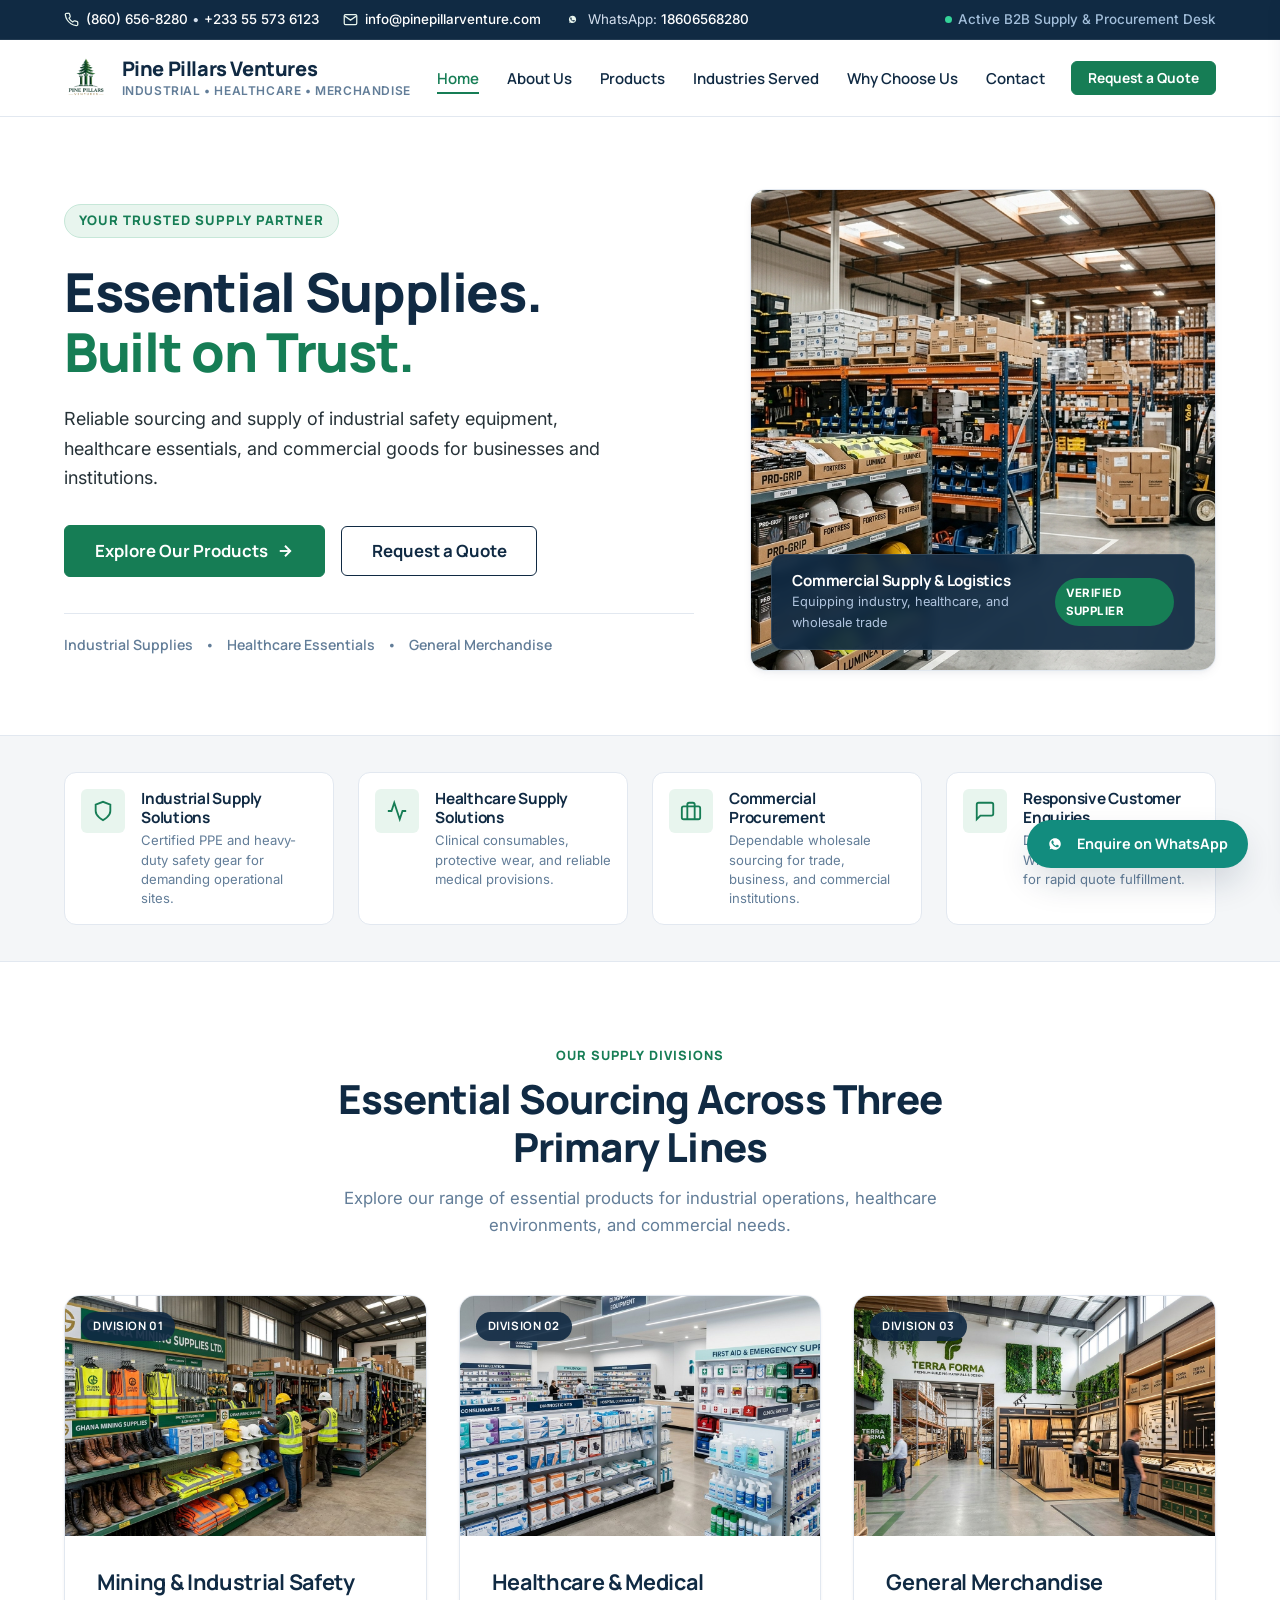
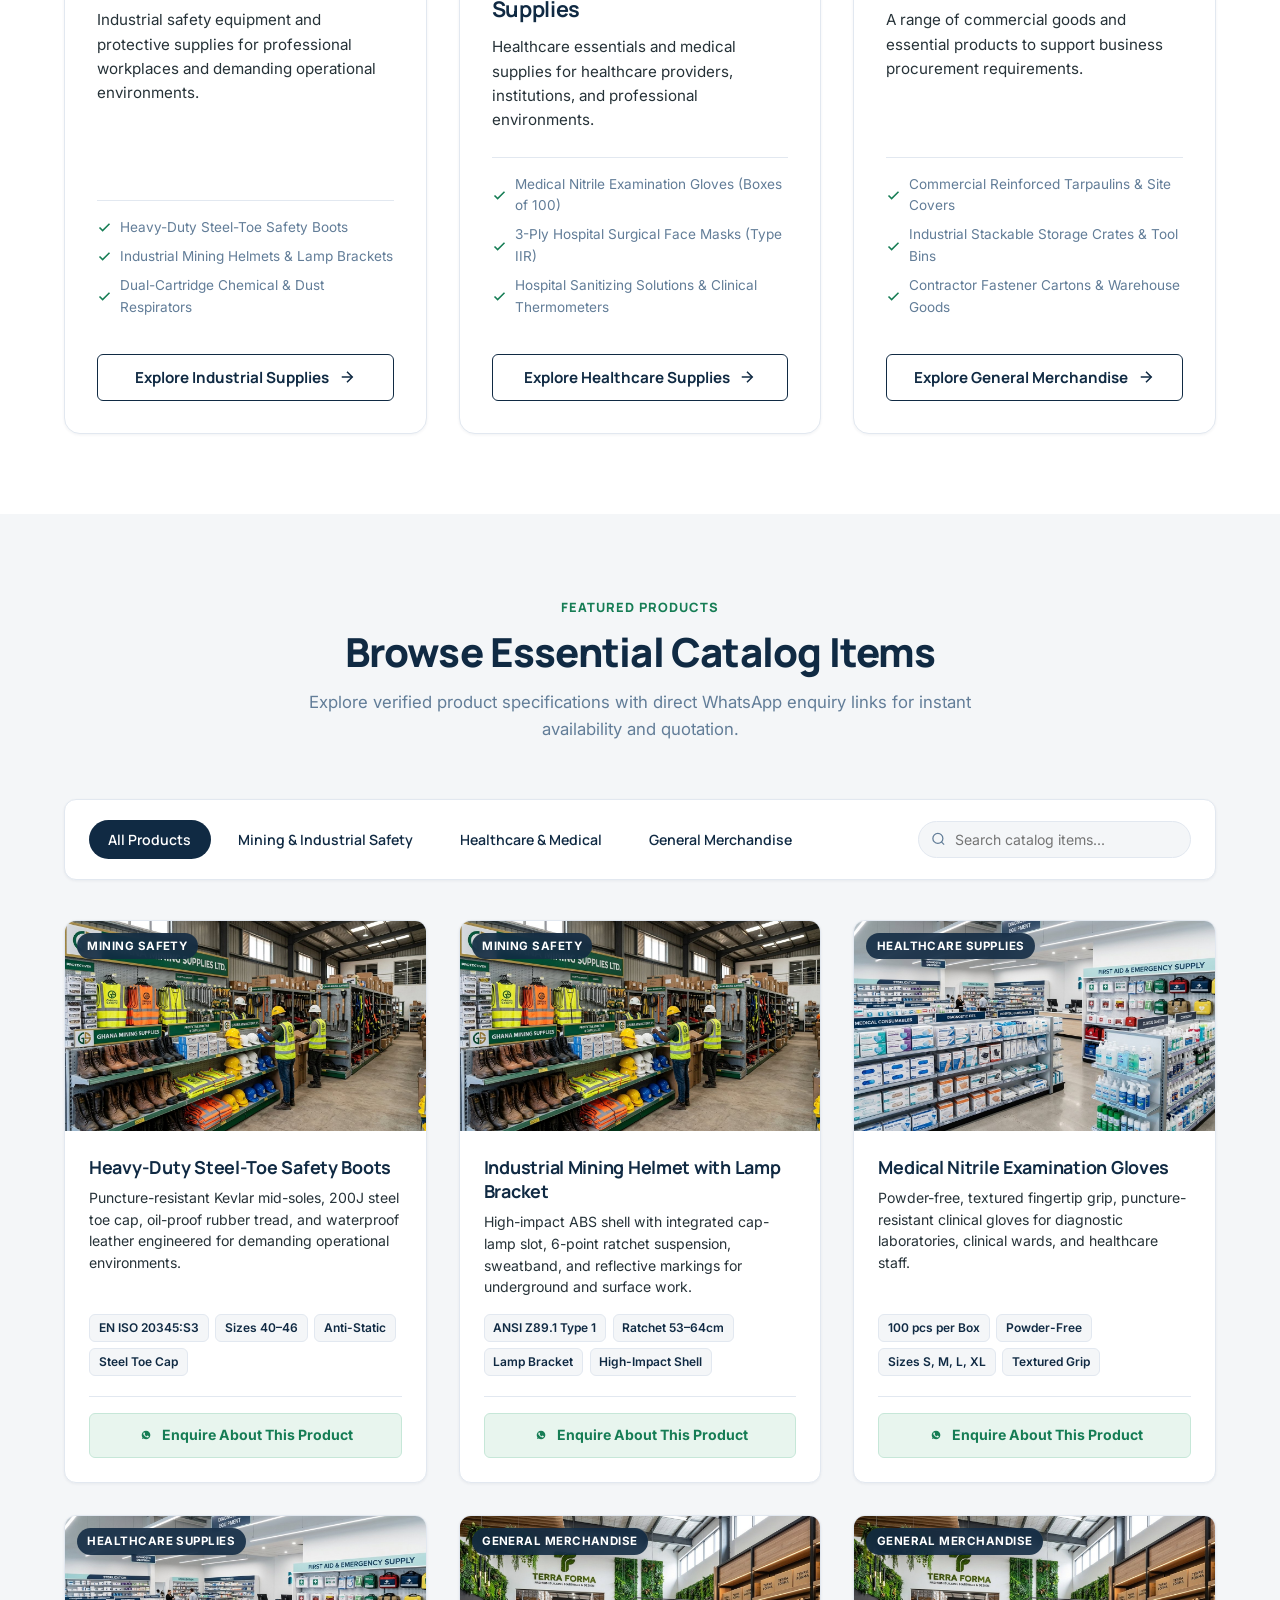
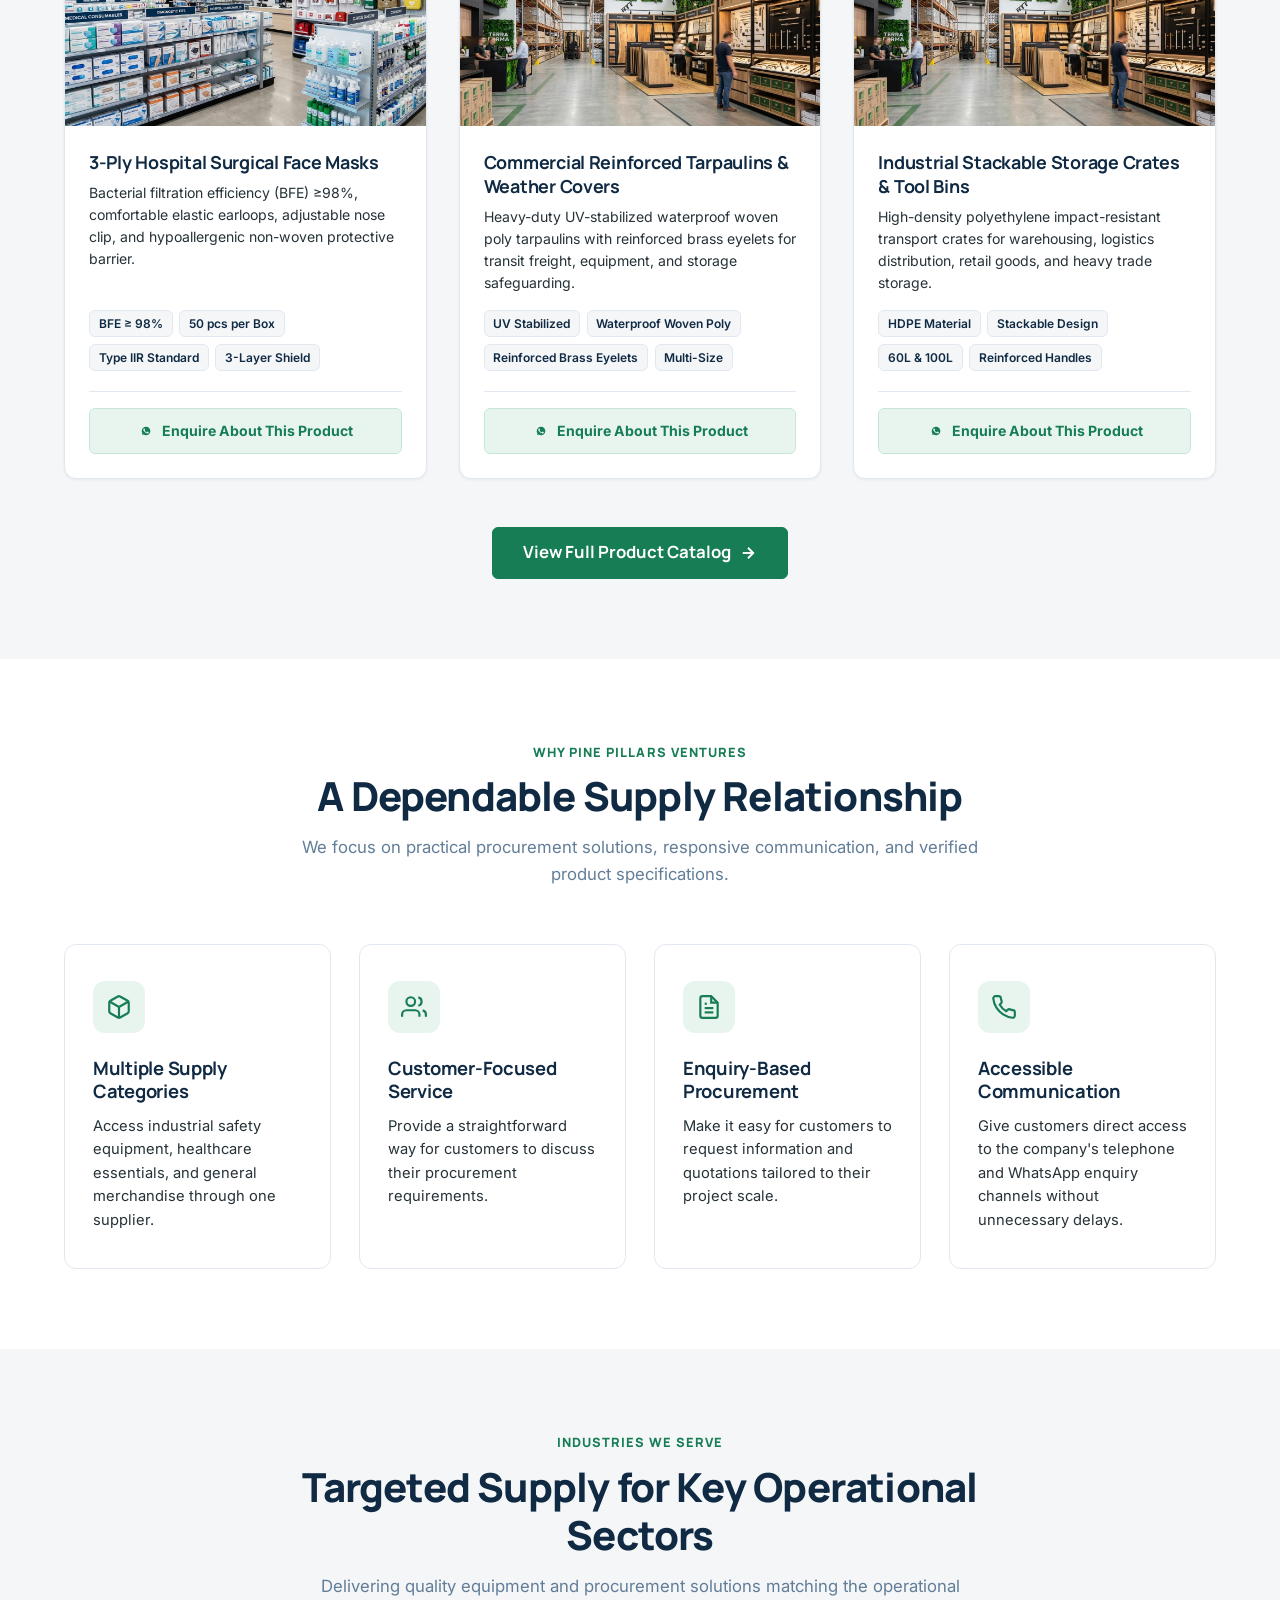
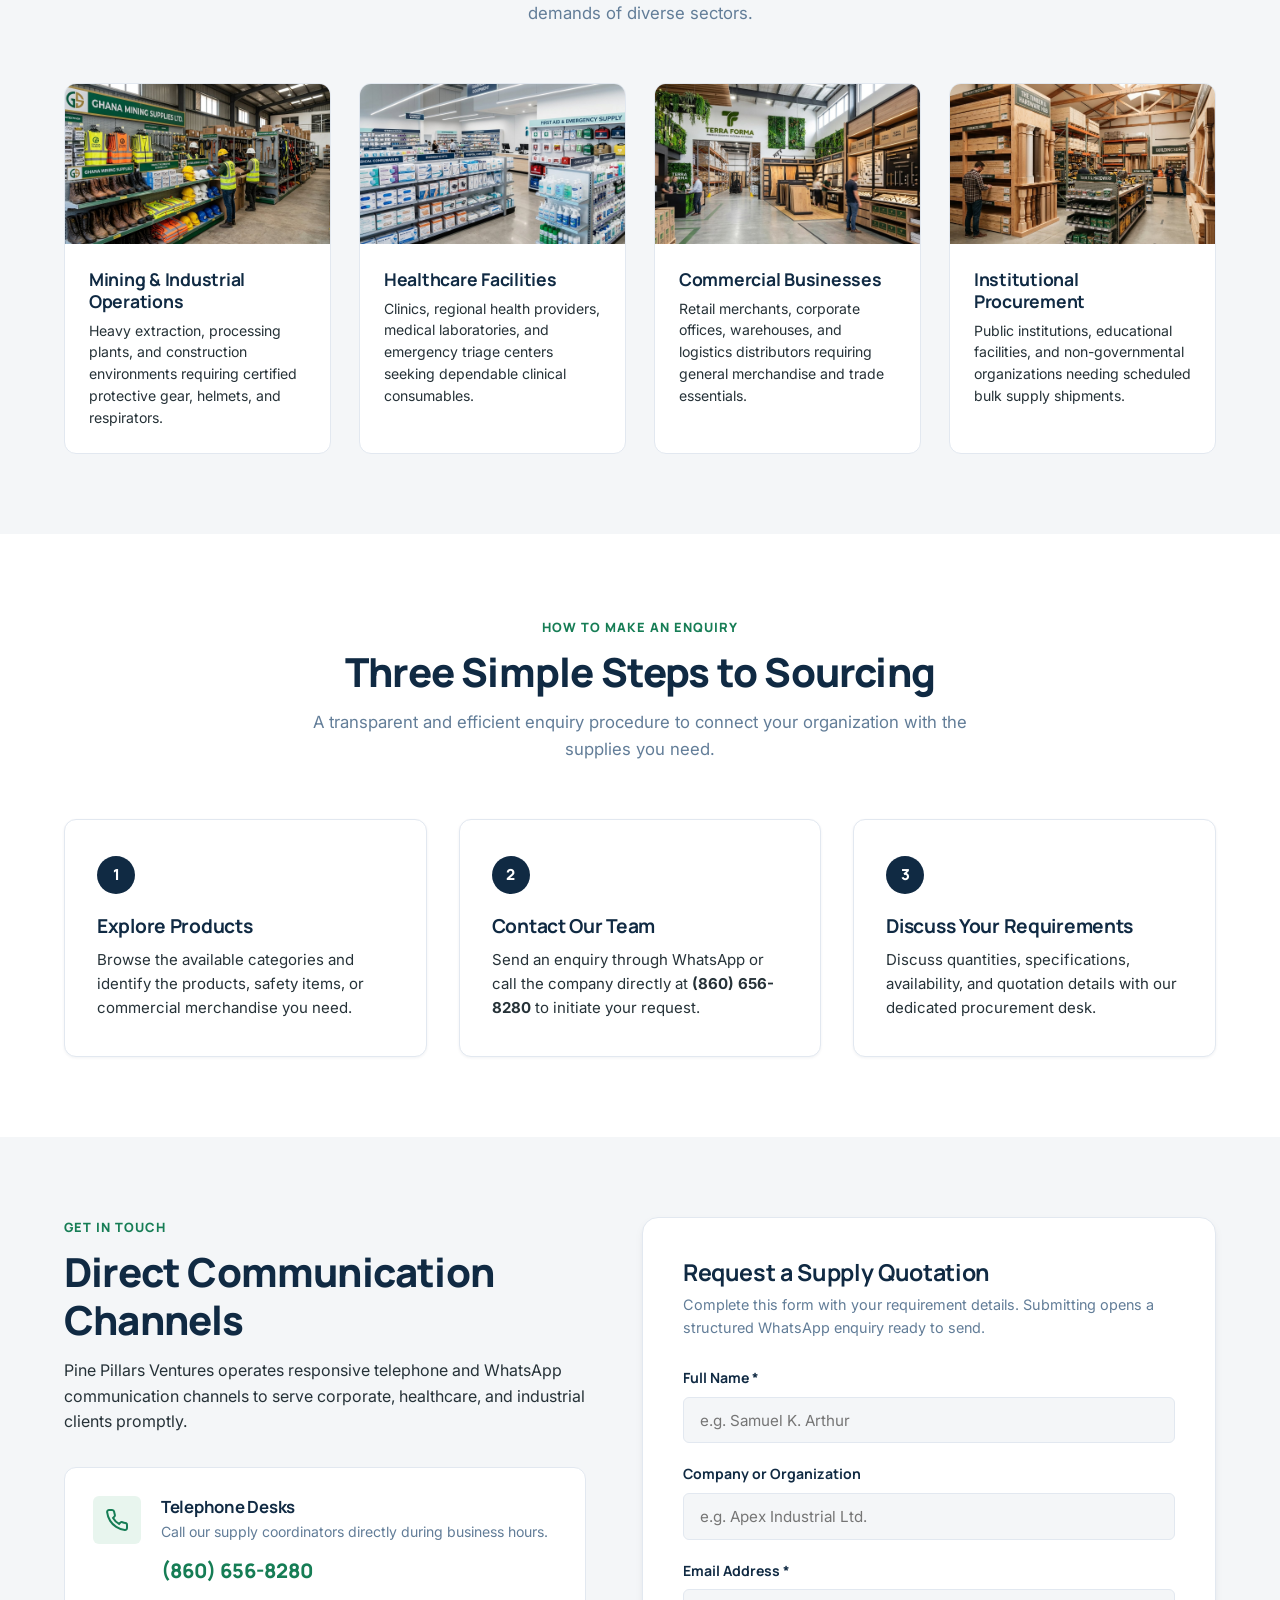
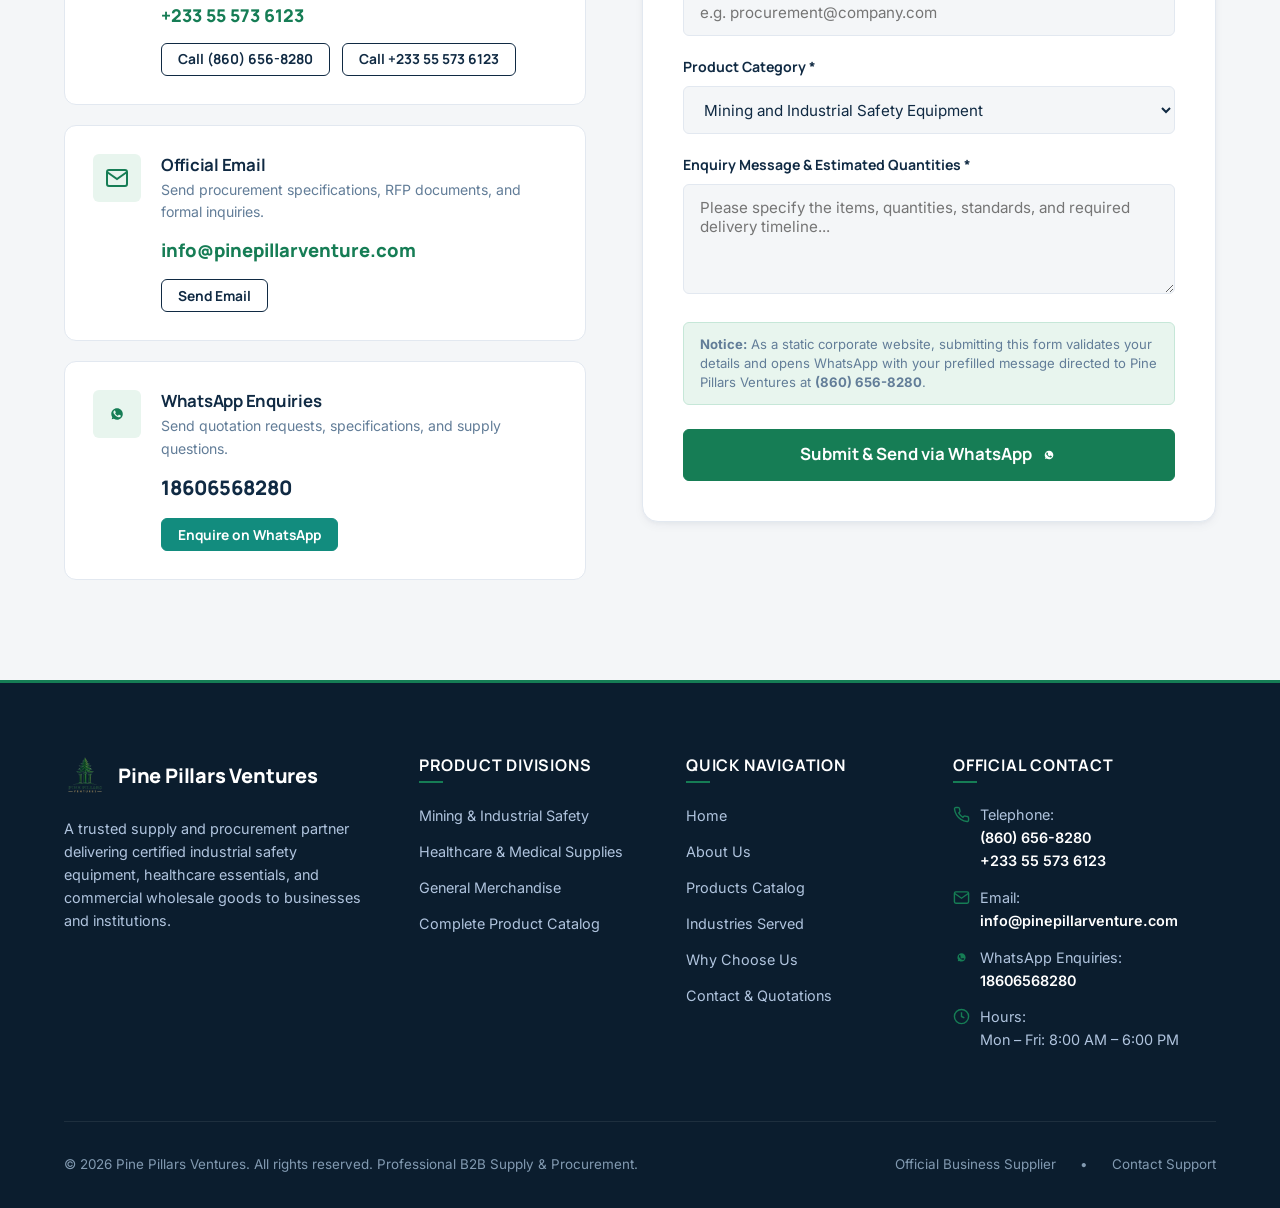
<file: index.html>
<!DOCTYPE html>
<html lang="en">
<head>
  <meta charset="UTF-8">
  <meta name="viewport" content="width=device-width, initial-scale=1.0">
  <title>Pine Pillars Ventures | Industrial Safety, Healthcare & Commercial Supplies</title>
  <meta name="description" content="Pine Pillars Ventures is a professional B2B supplier of Mining and Industrial Safety Equipment, Healthcare and Medical Supplies, and General Merchandise wholesale goods.">
  <meta name="keywords" content="Pine Pillars Ventures, industrial safety equipment, mining supplies PPE, healthcare supplies, medical consumables, general merchandise, commercial procurement wholesale">
  
  <link rel="canonical" href="https://pinepillarventure.com/">

  <!-- Favicon -->
  <link rel="icon" type="image/png" href="assets/logo-transparent.png">
  <link rel="apple-touch-icon" href="assets/logo.jpg">

  <!-- Open Graph -->
  <meta property="og:title" content="Pine Pillars Ventures | Industrial Safety, Healthcare & Commercial Supplies">
  <meta property="og:description" content="Reliable sourcing and supply of industrial safety equipment, healthcare essentials, and commercial goods for businesses and institutions.">
  <meta property="og:image" content="assets/hero-warehouse.jpg">
  <meta property="og:url" content="https://pinepillarventure.com/">
  <meta property="og:type" content="website">

  <!-- Google Fonts Preconnect -->
  <link rel="preconnect" href="https://fonts.googleapis.com">
  <link rel="preconnect" href="https://fonts.gstatic.com" crossorigin>

  <!-- Stylesheet -->
  <link rel="stylesheet" href="styles.css">

  <!-- Schema.org Structured Data -->
  <script type="application/ld+json">
  {
    "@context": "https://schema.org",
    "@type": "WholesaleStore",
    "name": "Pine Pillars Ventures",
    "url": "https://pinepillarventure.com/",
    "logo": "https://pinepillarventure.com/assets/logo-transparent.png",
    "image": "https://pinepillarventure.com/assets/hero-warehouse.jpg",
    "description": "Reliable sourcing and supply of industrial safety equipment, healthcare essentials, and commercial goods for businesses and institutions.",
    "telephone": ["+18606568280", "+233555736123"],
    "email": "info@pinepillarventure.com",
    "priceRange": "$$",
    "openingHoursSpecification": [
      {
        "@type": "OpeningHoursSpecification",
        "dayOfWeek": ["Monday", "Tuesday", "Wednesday", "Thursday", "Friday"],
        "opens": "08:00",
        "closes": "18:00"
      },
      {
        "@type": "OpeningHoursSpecification",
        "dayOfWeek": ["Saturday"],
        "opens": "09:00",
        "closes": "15:00"
      }
    ]
  }
  </script>
</head>
<body>

  <!-- Accessible Skip Link -->
  <a href="#main-content" class="skip-link">Skip to main content</a>

  <!-- =================================================================
       TOP UTILITY BAR
       ================================================================= -->
  <div class="top-bar">
    <div class="container top-bar-inner">
      <div class="top-bar-contacts">
        <div class="top-bar-item">
          <svg viewBox="0 0 24 24" fill="none" stroke="currentColor" stroke-width="2" aria-hidden="true"><path d="M22 16.92v3a2 2 0 0 1-2.18 2 19.79 19.79 0 0 1-8.63-3.07 19.5 19.5 0 0 1-6-6 19.79 19.79 0 0 1-3.07-8.67A2 2 0 0 1 4.11 2h3a2 2 0 0 1 2 1.72 12.84 12.84 0 0 0 .7 2.81 2 2 0 0 1-.45 2.11L8.09 9.91a16 16 0 0 0 6 6l1.27-1.27a2 2 0 0 1 2.11-.45 12.84 12.84 0 0 0 2.81.7A2 2 0 0 1 22 16.92z"/></svg>
          <span><a href="tel:+18606568280">(860) 656-8280</a> &bull; <a href="tel:+233555736123">+233 55 573 6123</a></span>
        </div>
        <div class="top-bar-item">
          <svg viewBox="0 0 24 24" fill="none" stroke="currentColor" stroke-width="2" aria-hidden="true"><path d="M4 4h16c1.1 0 2 .9 2 2v12c0 1.1-.9 2-2 2H4c-1.1 0-2-.9-2-2V6c0-1.1.9-2 2-2z"></path><polyline points="22,6 12,13 2,6"></polyline></svg>
          <a href="mailto:info@pinepillarventure.com">info@pinepillarventure.com</a>
        </div>
        <div class="top-bar-item">
          <svg viewBox="0 0 24 24" fill="currentColor" aria-hidden="true"><path d="M12.031 6.172c-3.181 0-5.767 2.586-5.768 5.766-.001 1.298.38 2.27 1.019 3.287l-.582 2.128 2.182-.573c.978.58 1.911.928 3.149.929 3.182 0 5.767-2.587 5.768-5.766.001-3.187-2.575-5.771-5.768-5.771zm3.392 8.244c-.144.405-.837.774-1.17.824-.312.045-.694.062-2.146-.537-1.745-.722-2.883-2.511-2.97-2.628-.088-.117-.714-.949-.714-1.809 0-.859.45-1.282.61-1.455.16-.174.348-.217.464-.217.116 0 .232.001.333.006.107.005.25-.041.391.298.145.348.493 1.202.536 1.29.043.087.072.189.014.305-.058.116-.087.188-.174.29-.087.101-.183.226-.261.305-.088.087-.179.182-.077.357.102.174.453.747.973 1.21 1.014.904 1.297.989 1.48 1.062.183.072.29-.014.398-.145.109-.131.464-.537.587-.725.123-.189.247-.16.413-.099.167.061 1.058.499 1.239.589.181.09.302.134.346.208.044.075.044.435-.1 1.84z"/></svg>
          <span>WhatsApp: <a href="https://wa.me/18606568280" target="_blank" rel="noopener noreferrer">18606568280</a></span>
        </div>
      </div>
      <div class="top-bar-badge">
        <span class="dot" aria-hidden="true"></span>
        <span>Active B2B Supply & Procurement Desk</span>
      </div>
    </div>
  </div>

  <!-- =================================================================
       MAIN SITE HEADER & NAVIGATION
       ================================================================= -->
  <header class="site-header" id="site-header">
    <div class="container navbar">
      <a href="index.html" class="brand" aria-label="Pine Pillars Ventures - Return to Homepage">
        <img src="assets/logo-transparent.png" alt="Pine Pillars Ventures Crest Logo" class="brand-logo-img">
        <div class="brand-text-wrap">
          <span class="brand-name">Pine Pillars Ventures</span>
          <span class="brand-tagline">Industrial &bull; Healthcare &bull; Merchandise</span>
        </div>
      </a>

      <!-- Desktop Navigation Menu -->
      <nav aria-label="Primary Navigation">
        <ul class="nav-menu">
          <li><a href="index.html" class="nav-link active">Home</a></li>
          <li><a href="about.html" class="nav-link">About Us</a></li>
          <li><a href="products.html" class="nav-link">Products</a></li>
          <li><a href="#industries" class="nav-link">Industries Served</a></li>
          <li><a href="#why-us" class="nav-link">Why Choose Us</a></li>
          <li><a href="contact.html" class="nav-link">Contact</a></li>
        </ul>
      </nav>

      <!-- Action Buttons -->
      <div class="header-actions">
        <a href="#quote-section" class="btn btn-primary btn-sm">Request a Quote</a>
        <button class="mobile-toggle" aria-label="Toggle navigation menu" aria-expanded="false" aria-controls="mobile-drawer">
          <svg viewBox="0 0 24 24" fill="none" stroke="currentColor" stroke-width="2.2" aria-hidden="true"><path d="M4 6h16M4 12h16M4 18h16"/></svg>
        </button>
      </div>
    </div>
  </header>

  <!-- Mobile Backdrop Overlay -->
  <div class="mobile-overlay" aria-hidden="true"></div>

  <!-- Mobile Drawer -->
  <aside class="mobile-drawer" id="mobile-drawer" aria-label="Mobile Navigation" aria-hidden="true">
    <div class="mobile-drawer-header">
      <div class="brand">
        <img src="assets/logo-transparent.png" alt="Pine Pillars Ventures Logo" style="width: 36px; height: 36px;">
        <span class="brand-name" style="font-size: 1.1rem;">Pine Pillars</span>
      </div>
      <button class="drawer-close" aria-label="Close navigation menu">
        <svg width="24" height="24" viewBox="0 0 24 24" fill="none" stroke="currentColor" stroke-width="2" aria-hidden="true"><line x1="18" y1="6" x2="6" y2="18"></line><line x1="6" y1="6" x2="18" y2="18"></line></svg>
      </button>
    </div>
    <ul class="mobile-nav-links">
      <li><a href="index.html" class="mobile-nav-link active">Home</a></li>
      <li><a href="about.html" class="mobile-nav-link">About Us</a></li>
      <li><a href="products.html" class="mobile-nav-link">Products</a></li>
      <li><a href="#industries" class="mobile-nav-link">Industries Served</a></li>
      <li><a href="#why-us" class="mobile-nav-link">Why Choose Us</a></li>
      <li><a href="contact.html" class="mobile-nav-link">Contact</a></li>
    </ul>
    <div class="mobile-drawer-footer">
      <a href="#quote-section" class="btn btn-primary" style="width: 100%;">Request a Quote</a>
      <a href="https://wa.me/18606568280" target="_blank" rel="noopener noreferrer" class="btn btn-whatsapp" style="width: 100%;">
        <svg width="18" height="18" viewBox="0 0 24 24" fill="currentColor"><path d="M12.031 6.172c-3.181 0-5.767 2.586-5.768 5.766-.001 1.298.38 2.27 1.019 3.287l-.582 2.128 2.182-.573c.978.58 1.911.928 3.149.929 3.182 0 5.767-2.587 5.768-5.766.001-3.187-2.575-5.771-5.768-5.771zm3.392 8.244c-.144.405-.837.774-1.17.824-.312.045-.694.062-2.146-.537-1.745-.722-2.883-2.511-2.97-2.628-.088-.117-.714-.949-.714-1.809 0-.859.45-1.282.61-1.455.16-.174.348-.217.464-.217.116 0 .232.001.333.006.107.005.25-.041.391.298.145.348.493 1.202.536 1.29.043.087.072.189.014.305-.058.116-.087.188-.174.29-.087.101-.183.226-.261.305-.088.087-.179.182-.077.357.102.174.453.747.973 1.21 1.014.904 1.297.989 1.48 1.062.183.072.29-.014.398-.145.109-.131.464-.537.587-.725.123-.189.247-.16.413-.099.167.061 1.058.499 1.239.589.181.09.302.134.346.208.044.075.044.435-.1 1.84z"/></svg>
        <span>WhatsApp: (860) 656-8280</span>
      </a>
    </div>
  </aside>

  <!-- =================================================================
       MAIN CONTENT CONTAINER
       ================================================================= -->
  <main id="main-content">

    <!-- ===============================================================
         HERO SECTION
         =============================================================== -->
    <section class="hero-section" aria-label="Introduction">
      <div class="container hero-grid">
        <!-- Left Column: Content -->
        <div class="hero-content">
          <span class="hero-label">YOUR TRUSTED SUPPLY PARTNER</span>
          <h1 class="hero-title">
            Essential Supplies. <br>
            <span class="accent">Built on Trust.</span>
          </h1>
          <p class="hero-description">
            Reliable sourcing and supply of industrial safety equipment, healthcare essentials, and commercial goods for businesses and institutions.
          </p>
          <div class="hero-cta-group">
            <a href="products.html" class="btn btn-primary btn-lg">
              <span>Explore Our Products</span>
              <svg viewBox="0 0 24 24" fill="none" stroke="currentColor" stroke-width="2.5" aria-hidden="true"><line x1="5" y1="12" x2="19" y2="12"></line><polyline points="12 5 19 12 12 19"></polyline></svg>
            </a>
            <a href="#quote-section" class="btn btn-outline btn-lg">Request a Quote</a>
          </div>
          <div class="hero-subline">
            <span>Industrial Supplies</span>
            <span>&bull;</span>
            <span>Healthcare Essentials</span>
            <span>&bull;</span>
            <span>General Merchandise</span>
          </div>
        </div>

        <!-- Right Column: Professional Image Showcase -->
        <div class="hero-media">
          <div class="hero-image-card">
            <img src="assets/hero-warehouse.jpg" alt="Organized commercial warehouse and industrial supply distribution center" width="600" height="480">
            <div class="hero-media-badge">
              <div class="hero-media-badge-text">
                <h4>Commercial Supply & Logistics</h4>
                <p>Equipping industry, healthcare, and wholesale trade</p>
              </div>
              <span class="hero-media-badge-pill">Verified Supplier</span>
            </div>
          </div>
        </div>
      </div>
    </section>

    <!-- ===============================================================
         TRUST AND CREDIBILITY SECTION
         =============================================================== -->
    <section class="trust-section" aria-label="Key Business Focus">
      <div class="container">
        <div class="trust-grid">
          <!-- Indicator 1 -->
          <div class="trust-card">
            <div class="trust-icon-box" aria-hidden="true">
              <svg viewBox="0 0 24 24" fill="none" stroke="currentColor" stroke-width="2"><path d="M12 22s8-4 8-10V5l-8-3-8 3v7c0 6 8 10 8 10z"></path></svg>
            </div>
            <div class="trust-card-body">
              <h3>Industrial Supply Solutions</h3>
              <p>Certified PPE and heavy-duty safety gear for demanding operational sites.</p>
            </div>
          </div>

          <!-- Indicator 2 -->
          <div class="trust-card">
            <div class="trust-icon-box" aria-hidden="true">
              <svg viewBox="0 0 24 24" fill="none" stroke="currentColor" stroke-width="2"><path d="M22 12h-4l-3 9L9 3l-3 9H2"></path></svg>
            </div>
            <div class="trust-card-body">
              <h3>Healthcare Supply Solutions</h3>
              <p>Clinical consumables, protective wear, and reliable medical provisions.</p>
            </div>
          </div>

          <!-- Indicator 3 -->
          <div class="trust-card">
            <div class="trust-icon-box" aria-hidden="true">
              <svg viewBox="0 0 24 24" fill="none" stroke="currentColor" stroke-width="2"><rect x="2" y="7" width="20" height="14" rx="2" ry="2"></rect><path d="M16 21V5a2 2 0 0 0-2-2h-4a2 2 0 0 0-2 2v16"></path></svg>
            </div>
            <div class="trust-card-body">
              <h3>Commercial Procurement</h3>
              <p>Dependable wholesale sourcing for trade, business, and commercial institutions.</p>
            </div>
          </div>

          <!-- Indicator 4 -->
          <div class="trust-card">
            <div class="trust-icon-box" aria-hidden="true">
              <svg viewBox="0 0 24 24" fill="none" stroke="currentColor" stroke-width="2"><path d="M21 15a2 2 0 0 1-2 2H7l-4 4V5a2 2 0 0 1 2-2h14a2 2 0 0 1 2 2z"></path></svg>
            </div>
            <div class="trust-card-body">
              <h3>Responsive Customer Enquiries</h3>
              <p>Direct telephone and WhatsApp communication for rapid quote fulfillment.</p>
            </div>
          </div>
        </div>
      </div>
    </section>

    <!-- ===============================================================
         PRODUCT DIVISIONS
         =============================================================== -->
    <section class="section" id="divisions" aria-labelledby="divisions-heading">
      <div class="container">
        <div class="section-header">
          <span class="section-label">OUR SUPPLY DIVISIONS</span>
          <h2 class="section-title" id="divisions-heading">Essential Sourcing Across Three Primary Lines</h2>
          <p class="section-subtitle">
            Explore our range of essential products for industrial operations, healthcare environments, and commercial needs.
          </p>
        </div>

        <div class="divisions-grid">
          <!-- CARD ONE: MINING & INDUSTRIAL SAFETY -->
          <article class="division-card">
            <div class="division-media">
              <img src="assets/mining-supplies.jpg" alt="Industrial safety equipment, helmets, and personal protective wear" class="division-img" loading="lazy">
              <span class="division-tag">Division 01</span>
            </div>
            <div class="division-body">
              <h3 class="division-title">Mining & Industrial Safety</h3>
              <p class="division-desc">
                Industrial safety equipment and protective supplies for professional workplaces and demanding operational environments.
              </p>
              <ul class="division-highlights">
                <li>
                  <svg viewBox="0 0 24 24" fill="none" stroke="currentColor" stroke-width="2.5" aria-hidden="true"><polyline points="20 6 9 17 4 12"></polyline></svg>
                  <span>Heavy-Duty Steel-Toe Safety Boots</span>
                </li>
                <li>
                  <svg viewBox="0 0 24 24" fill="none" stroke="currentColor" stroke-width="2.5" aria-hidden="true"><polyline points="20 6 9 17 4 12"></polyline></svg>
                  <span>Industrial Mining Helmets & Lamp Brackets</span>
                </li>
                <li>
                  <svg viewBox="0 0 24 24" fill="none" stroke="currentColor" stroke-width="2.5" aria-hidden="true"><polyline points="20 6 9 17 4 12"></polyline></svg>
                  <span>Dual-Cartridge Chemical & Dust Respirators</span>
                </li>
              </ul>
              <a href="products.html?category=mining" class="btn btn-outline" style="width: 100%;">
                <span>Explore Industrial Supplies</span>
                <svg viewBox="0 0 24 24" fill="none" stroke="currentColor" stroke-width="2" aria-hidden="true"><line x1="5" y1="12" x2="19" y2="12"></line><polyline points="12 5 19 12 12 19"></polyline></svg>
              </a>
            </div>
          </article>

          <!-- CARD TWO: HEALTHCARE & MEDICAL SUPPLIES -->
          <article class="division-card">
            <div class="division-media">
              <img src="assets/healthcare-supplies.jpg" alt="Healthcare essentials and clinical protective consumables" class="division-img" loading="lazy">
              <span class="division-tag">Division 02</span>
            </div>
            <div class="division-body">
              <h3 class="division-title">Healthcare & Medical Supplies</h3>
              <p class="division-desc">
                Healthcare essentials and medical supplies for healthcare providers, institutions, and professional environments.
              </p>
              <ul class="division-highlights">
                <li>
                  <svg viewBox="0 0 24 24" fill="none" stroke="currentColor" stroke-width="2.5" aria-hidden="true"><polyline points="20 6 9 17 4 12"></polyline></svg>
                  <span>Medical Nitrile Examination Gloves (Boxes of 100)</span>
                </li>
                <li>
                  <svg viewBox="0 0 24 24" fill="none" stroke="currentColor" stroke-width="2.5" aria-hidden="true"><polyline points="20 6 9 17 4 12"></polyline></svg>
                  <span>3-Ply Hospital Surgical Face Masks (Type IIR)</span>
                </li>
                <li>
                  <svg viewBox="0 0 24 24" fill="none" stroke="currentColor" stroke-width="2.5" aria-hidden="true"><polyline points="20 6 9 17 4 12"></polyline></svg>
                  <span>Hospital Sanitizing Solutions & Clinical Thermometers</span>
                </li>
              </ul>
              <a href="products.html?category=healthcare" class="btn btn-outline" style="width: 100%;">
                <span>Explore Healthcare Supplies</span>
                <svg viewBox="0 0 24 24" fill="none" stroke="currentColor" stroke-width="2" aria-hidden="true"><line x1="5" y1="12" x2="19" y2="12"></line><polyline points="12 5 19 12 12 19"></polyline></svg>
              </a>
            </div>
          </article>

          <!-- CARD THREE: GENERAL MERCHANDISE -->
          <article class="division-card">
            <div class="division-media">
              <img src="assets/showroom.jpg" alt="Commercial warehouse goods and general merchandise storage" class="division-img" loading="lazy">
              <span class="division-tag">Division 03</span>
            </div>
            <div class="division-body">
              <h3 class="division-title">General Merchandise</h3>
              <p class="division-desc">
                A range of commercial goods and essential products to support business procurement requirements.
              </p>
              <ul class="division-highlights">
                <li>
                  <svg viewBox="0 0 24 24" fill="none" stroke="currentColor" stroke-width="2.5" aria-hidden="true"><polyline points="20 6 9 17 4 12"></polyline></svg>
                  <span>Commercial Reinforced Tarpaulins & Site Covers</span>
                </li>
                <li>
                  <svg viewBox="0 0 24 24" fill="none" stroke="currentColor" stroke-width="2.5" aria-hidden="true"><polyline points="20 6 9 17 4 12"></polyline></svg>
                  <span>Industrial Stackable Storage Crates & Tool Bins</span>
                </li>
                <li>
                  <svg viewBox="0 0 24 24" fill="none" stroke="currentColor" stroke-width="2.5" aria-hidden="true"><polyline points="20 6 9 17 4 12"></polyline></svg>
                  <span>Contractor Fastener Cartons & Warehouse Goods</span>
                </li>
              </ul>
              <a href="products.html?category=general" class="btn btn-outline" style="width: 100%;">
                <span>Explore General Merchandise</span>
                <svg viewBox="0 0 24 24" fill="none" stroke="currentColor" stroke-width="2" aria-hidden="true"><line x1="5" y1="12" x2="19" y2="12"></line><polyline points="12 5 19 12 12 19"></polyline></svg>
              </a>
            </div>
          </article>
        </div>
      </div>
    </section>

    <!-- ===============================================================
         FEATURED PRODUCTS & STATIC CATALOG PREVIEW
         =============================================================== -->
    <section class="section section-alt" id="catalog-preview" aria-labelledby="catalog-preview-heading">
      <div class="container">
        <div class="section-header">
          <span class="section-label">FEATURED PRODUCTS</span>
          <h2 class="section-title" id="catalog-preview-heading">Browse Essential Catalog Items</h2>
          <p class="section-subtitle">
            Explore verified product specifications with direct WhatsApp enquiry links for instant availability and quotation.
          </p>
        </div>

        <!-- Filter & Search Toolbar -->
        <div class="catalog-filter-bar">
          <div class="filter-tabs" role="tablist" aria-label="Product categories">
            <button class="filter-btn active" data-filter="all" role="tab" aria-selected="true">All Products</button>
            <button class="filter-btn" data-filter="mining" role="tab" aria-selected="false">Mining & Industrial Safety</button>
            <button class="filter-btn" data-filter="healthcare" role="tab" aria-selected="false">Healthcare & Medical</button>
            <button class="filter-btn" data-filter="general" role="tab" aria-selected="false">General Merchandise</button>
          </div>
          <div class="filter-search-box">
            <svg viewBox="0 0 24 24" fill="none" stroke="currentColor" stroke-width="2" aria-hidden="true"><circle cx="11" cy="11" r="8"></circle><line x1="21" y1="21" x2="16.65" y2="16.65"></line></svg>
            <input type="text" id="catalog-search" class="filter-search-input" placeholder="Search catalog items..." aria-label="Search catalog items">
          </div>
        </div>

        <!-- Dynamic Product Container (populated by js/main.js & js/products.js) -->
        <div class="products-grid" id="products-container" data-homepage="true">
          <!-- Fallback items if JS is disabled -->
          <article class="product-card">
            <div class="product-media">
              <img src="assets/mining-supplies.jpg" alt="Heavy-Duty Steel-Toe Safety Boots" class="product-img">
              <span class="product-category-badge">Mining Safety</span>
            </div>
            <div class="product-body">
              <h3 class="product-title">Heavy-Duty Steel-Toe Safety Boots</h3>
              <p class="product-desc">Puncture-resistant Kevlar mid-soles, 200J steel toe cap, and oil-proof rubber tread.</p>
              <div class="product-footer">
                <a href="https://wa.me/18606568280?text=Hello%20Pine%20Pillars%20Ventures%2C%20I%20would%20like%20to%20enquire%20about%20Heavy-Duty%20Steel-Toe%20Safety%20Boots.%20Please%20provide%20more%20information%2C%20availability%2C%20and%20a%20quotation." target="_blank" rel="noopener noreferrer" class="btn-enquire-product">
                  Enquire About This Product
                </a>
              </div>
            </div>
          </article>
        </div>

        <div style="text-align: center; margin-top: 3rem;">
          <a href="products.html" class="btn btn-primary btn-lg">
            <span>View Full Product Catalog</span>
            <svg viewBox="0 0 24 24" fill="none" stroke="currentColor" stroke-width="2.5" aria-hidden="true"><line x1="5" y1="12" x2="19" y2="12"></line><polyline points="12 5 19 12 12 19"></polyline></svg>
          </a>
        </div>
      </div>
    </section>

    <!-- ===============================================================
         WHY CHOOSE PINE PILLARS VENTURES?
         =============================================================== -->
    <section class="section" id="why-us" aria-labelledby="why-us-heading">
      <div class="container">
        <div class="section-header">
          <span class="section-label">WHY PINE PILLARS VENTURES</span>
          <h2 class="section-title" id="why-us-heading">A Dependable Supply Relationship</h2>
          <p class="section-subtitle">
            We focus on practical procurement solutions, responsive communication, and verified product specifications.
          </p>
        </div>

        <div class="why-us-grid">
          <!-- Feature 1 -->
          <div class="why-card">
            <div class="why-icon-box" aria-hidden="true">
              <svg viewBox="0 0 24 24" fill="none" stroke="currentColor" stroke-width="2"><path d="M21 16V8a2 2 0 0 0-1-1.73l-7-4a2 2 0 0 0-2 0l-7 4A2 2 0 0 0 3 8v8a2 2 0 0 0 1 1.73l7 4a2 2 0 0 0 2 0l7-4A2 2 0 0 0 21 16z"></path><polyline points="3.27 6.96 12 12.01 20.73 6.96"></polyline><line x1="12" y1="22.08" x2="12" y2="12"></line></svg>
            </div>
            <h3 class="why-card-title">Multiple Supply Categories</h3>
            <p class="why-card-desc">
              Access industrial safety equipment, healthcare essentials, and general merchandise through one supplier.
            </p>
          </div>

          <!-- Feature 2 -->
          <div class="why-card">
            <div class="why-icon-box" aria-hidden="true">
              <svg viewBox="0 0 24 24" fill="none" stroke="currentColor" stroke-width="2"><path d="M17 21v-2a4 4 0 0 0-4-4H5a4 4 0 0 0-4 4v2"></path><circle cx="9" cy="7" r="4"></circle><path d="M23 21v-2a4 4 0 0 0-3-3.87"></path><path d="M16 3.13a4 4 0 0 1 0 7.75"></path></svg>
            </div>
            <h3 class="why-card-title">Customer-Focused Service</h3>
            <p class="why-card-desc">
              Provide a straightforward way for customers to discuss their procurement requirements.
            </p>
          </div>

          <!-- Feature 3 -->
          <div class="why-card">
            <div class="why-icon-box" aria-hidden="true">
              <svg viewBox="0 0 24 24" fill="none" stroke="currentColor" stroke-width="2"><path d="M14 2H6a2 2 0 0 0-2 2v16a2 2 0 0 0 2 2h12a2 2 0 0 0 2-2V8z"></path><polyline points="14 2 14 8 20 8"></polyline><line x1="16" y1="13" x2="8" y2="13"></line><line x1="16" y1="17" x2="8" y2="17"></line><polyline points="10 9 9 9 8 9"></polyline></svg>
            </div>
            <h3 class="why-card-title">Enquiry-Based Procurement</h3>
            <p class="why-card-desc">
              Make it easy for customers to request information and quotations tailored to their project scale.
            </p>
          </div>

          <!-- Feature 4 -->
          <div class="why-card">
            <div class="why-icon-box" aria-hidden="true">
              <svg viewBox="0 0 24 24" fill="none" stroke="currentColor" stroke-width="2"><path d="M22 16.92v3a2 2 0 0 1-2.18 2 19.79 19.79 0 0 1-8.63-3.07 19.5 19.5 0 0 1-6-6 19.79 19.79 0 0 1-3.07-8.67A2 2 0 0 1 4.11 2h3a2 2 0 0 1 2 1.72 12.84 12.84 0 0 0 .7 2.81 2 2 0 0 1-.45 2.11L8.09 9.91a16 16 0 0 0 6 6l1.27-1.27a2 2 0 0 1 2.11-.45 12.84 12.84 0 0 0 2.81.7A2 2 0 0 1 22 16.92z"/></svg>
            </div>
            <h3 class="why-card-title">Accessible Communication</h3>
            <p class="why-card-desc">
              Give customers direct access to the company's telephone and WhatsApp enquiry channels without unnecessary delays.
            </p>
          </div>
        </div>
      </div>
    </section>

    <!-- ===============================================================
         INDUSTRIES SERVED
         =============================================================== -->
    <section class="section section-alt" id="industries" aria-labelledby="industries-heading">
      <div class="container">
        <div class="section-header">
          <span class="section-label">INDUSTRIES WE SERVE</span>
          <h2 class="section-title" id="industries-heading">Targeted Supply for Key Operational Sectors</h2>
          <p class="section-subtitle">
            Delivering quality equipment and procurement solutions matching the operational demands of diverse sectors.
          </p>
        </div>

        <div class="industries-grid">
          <!-- Industry 1 -->
          <div class="industry-card">
            <div class="industry-media">
              <img src="assets/mining-supplies.jpg" alt="Mining and industrial workplace operations" class="industry-img" loading="lazy">
            </div>
            <div class="industry-body">
              <h3 class="industry-title">Mining & Industrial Operations</h3>
              <p class="industry-desc">
                Heavy extraction, processing plants, and construction environments requiring certified protective gear, helmets, and respirators.
              </p>
            </div>
          </div>

          <!-- Industry 2 -->
          <div class="industry-card">
            <div class="industry-media">
              <img src="assets/healthcare-supplies.jpg" alt="Healthcare medical facility supplies" class="industry-img" loading="lazy">
            </div>
            <div class="industry-body">
              <h3 class="industry-title">Healthcare Facilities</h3>
              <p class="industry-desc">
                Clinics, regional health providers, medical laboratories, and emergency triage centers seeking dependable clinical consumables.
              </p>
            </div>
          </div>

          <!-- Industry 3 -->
          <div class="industry-card">
            <div class="industry-media">
              <img src="assets/showroom.jpg" alt="Commercial businesses and retail wholesale goods" class="industry-img" loading="lazy">
            </div>
            <div class="industry-body">
              <h3 class="industry-title">Commercial Businesses</h3>
              <p class="industry-desc">
                Retail merchants, corporate offices, warehouses, and logistics distributors requiring general merchandise and trade essentials.
              </p>
            </div>
          </div>

          <!-- Industry 4 -->
          <div class="industry-card">
            <div class="industry-media">
              <img src="assets/timber-hardware.jpg" alt="Institutional procurement and bulk supply" class="industry-img" loading="lazy">
            </div>
            <div class="industry-body">
              <h3 class="industry-title">Institutional Procurement</h3>
              <p class="industry-desc">
                Public institutions, educational facilities, and non-governmental organizations needing scheduled bulk supply shipments.
              </p>
            </div>
          </div>
        </div>
      </div>
    </section>

    <!-- ===============================================================
         HOW TO MAKE AN ENQUIRY (3 STEPS)
         =============================================================== -->
    <section class="section" id="how-to-enquire" aria-labelledby="enquiry-steps-heading">
      <div class="container">
        <div class="section-header">
          <span class="section-label">HOW TO MAKE AN ENQUIRY</span>
          <h2 class="section-title" id="enquiry-steps-heading">Three Simple Steps to Sourcing</h2>
          <p class="section-subtitle">
            A transparent and efficient enquiry procedure to connect your organization with the supplies you need.
          </p>
        </div>

        <div class="steps-grid">
          <!-- Step 1 -->
          <div class="step-card">
            <div class="step-badge">1</div>
            <h3 class="step-title">Explore Products</h3>
            <p class="step-desc">
              Browse the available categories and identify the products, safety items, or commercial merchandise you need.
            </p>
          </div>

          <!-- Step 2 -->
          <div class="step-card">
            <div class="step-badge">2</div>
            <h3 class="step-title">Contact Our Team</h3>
            <p class="step-desc">
              Send an enquiry through WhatsApp or call the company directly at <strong>(860) 656-8280</strong> to initiate your request.
            </p>
          </div>

          <!-- Step 3 -->
          <div class="step-card">
            <div class="step-badge">3</div>
            <h3 class="step-title">Discuss Your Requirements</h3>
            <p class="step-desc">
              Discuss quantities, specifications, availability, and quotation details with our dedicated procurement desk.
            </p>
          </div>
        </div>
      </div>
    </section>

    <!-- ===============================================================
         CONTACT & STATIC FORM WITH WHATSAPP BRIDGE
         =============================================================== -->
    <section class="section section-alt" id="quote-section" aria-labelledby="contact-heading">
      <div class="container">
        <div class="contact-grid">
          <!-- Contact Channels Panel -->
          <div class="contact-info-panel">
            <span class="section-label">GET IN TOUCH</span>
            <h2 class="section-title" id="contact-heading" style="text-align: left;">Direct Communication Channels</h2>
            <p style="margin-bottom: 2rem; color: var(--color-charcoal);">
              Pine Pillars Ventures operates responsive telephone and WhatsApp communication channels to serve corporate, healthcare, and industrial clients promptly.
            </p>

            <!-- Telephone Channel Card -->
            <div class="contact-channel-card">
              <div class="contact-icon-box" aria-hidden="true">
                <svg viewBox="0 0 24 24" fill="none" stroke="currentColor" stroke-width="2"><path d="M22 16.92v3a2 2 0 0 1-2.18 2 19.79 19.79 0 0 1-8.63-3.07 19.5 19.5 0 0 1-6-6 19.79 19.79 0 0 1-3.07-8.67A2 2 0 0 1 4.11 2h3a2 2 0 0 1 2 1.72 12.84 12.84 0 0 0 .7 2.81 2 2 0 0 1-.45 2.11L8.09 9.91a16 16 0 0 0 6 6l1.27-1.27a2 2 0 0 1 2.11-.45 12.84 12.84 0 0 0 2.81.7A2 2 0 0 1 22 16.92z"/></svg>
              </div>
              <div class="contact-channel-details">
                <h4>Telephone Desks</h4>
                <p>Call our supply coordinators directly during business hours.</p>
                <span class="contact-value"><a href="tel:+18606568280">(860) 656-8280</a></span>
                <span class="contact-value" style="font-size: 1.1rem; color: var(--color-forest);"><a href="tel:+233555736123">+233 55 573 6123</a></span>
                <div class="contact-actions-row">
                  <a href="tel:+18606568280" class="btn btn-outline btn-sm">Call (860) 656-8280</a>
                  <a href="tel:+233555736123" class="btn btn-outline btn-sm">Call +233 55 573 6123</a>
                </div>
              </div>
            </div>

            <!-- Email Channel Card -->
            <div class="contact-channel-card">
              <div class="contact-icon-box" aria-hidden="true">
                <svg viewBox="0 0 24 24" fill="none" stroke="currentColor" stroke-width="2"><path d="M4 4h16c1.1 0 2 .9 2 2v12c0 1.1-.9 2-2 2H4c-1.1 0-2-.9-2-2V6c0-1.1.9-2 2-2z"></path><polyline points="22,6 12,13 2,6"></polyline></svg>
              </div>
              <div class="contact-channel-details">
                <h4>Official Email</h4>
                <p>Send procurement specifications, RFP documents, and formal inquiries.</p>
                <span class="contact-value" style="font-size: 1.15rem;"><a href="mailto:info@pinepillarventure.com">info@pinepillarventure.com</a></span>
                <div class="contact-actions-row">
                  <a href="mailto:info@pinepillarventure.com" class="btn btn-outline btn-sm">Send Email</a>
                </div>
              </div>
            </div>

            <!-- WhatsApp Channel Card -->
            <div class="contact-channel-card">
              <div class="contact-icon-box" aria-hidden="true">
                <svg viewBox="0 0 24 24" fill="currentColor"><path d="M12.031 6.172c-3.181 0-5.767 2.586-5.768 5.766-.001 1.298.38 2.27 1.019 3.287l-.582 2.128 2.182-.573c.978.58 1.911.928 3.149.929 3.182 0 5.767-2.587 5.768-5.766.001-3.187-2.575-5.771-5.768-5.771zm3.392 8.244c-.144.405-.837.774-1.17.824-.312.045-.694.062-2.146-.537-1.745-.722-2.883-2.511-2.97-2.628-.088-.117-.714-.949-.714-1.809 0-.859.45-1.282.61-1.455.16-.174.348-.217.464-.217.116 0 .232.001.333.006.107.005.25-.041.391.298.145.348.493 1.202.536 1.29.043.087.072.189.014.305-.058.116-.087.188-.174.29-.087.101-.183.226-.261.305-.088.087-.179.182-.077.357.102.174.453.747.973 1.21 1.014.904 1.297.989 1.48 1.062.183.072.29-.014.398-.145.109-.131.464-.537.587-.725.123-.189.247-.16.413-.099.167.061 1.058.499 1.239.589.181.09.302.134.346.208.044.075.044.435-.1 1.84z"/></svg>
              </div>
              <div class="contact-channel-details">
                <h4>WhatsApp Enquiries</h4>
                <p>Send quotation requests, specifications, and supply questions.</p>
                <span class="contact-value">18606568280</span>
                <div class="contact-actions-row">
                  <a href="https://wa.me/18606568280?text=Hello%20Pine%20Pillars%20Ventures%2C%20I%20would%20like%20to%20enquire%20about%20your%20products%20and%20services.%20Please%20assist%20me%20with%20more%20information%20and%20a%20quotation." target="_blank" rel="noopener noreferrer" class="btn btn-whatsapp btn-sm">
                    Enquire on WhatsApp
                  </a>
                </div>
              </div>
            </div>
          </div>

          <!-- Static Contact Form with WhatsApp Bridge -->
          <div class="contact-form-panel">
            <div class="form-header">
              <h3>Request a Supply Quotation</h3>
              <p>Complete this form with your requirement details. Submitting opens a structured WhatsApp enquiry ready to send.</p>
            </div>

            <form id="corporate-quote-form" novalidate>
              <div class="form-group">
                <label for="form-name" class="form-label">Full Name *</label>
                <input type="text" id="form-name" class="form-input" placeholder="e.g. Samuel K. Arthur" required>
              </div>

              <div class="form-group">
                <label for="form-company" class="form-label">Company or Organization</label>
                <input type="text" id="form-company" class="form-input" placeholder="e.g. Apex Industrial Ltd.">
              </div>

              <div class="form-group">
                <label for="form-email" class="form-label">Email Address *</label>
                <input type="email" id="form-email" class="form-input" placeholder="e.g. procurement@company.com" required>
              </div>

              <div class="form-group">
                <label for="form-category" class="form-label">Product Category *</label>
                <select id="form-category" class="form-select" required>
                  <option value="Mining and Industrial Safety Equipment">Mining and Industrial Safety Equipment</option>
                  <option value="Healthcare and Medical Supplies">Healthcare and Medical Supplies</option>
                  <option value="General Merchandise and Wholesale Goods">General Merchandise and Wholesale Goods</option>
                  <option value="Multi-Category Corporate Procurement">Multi-Category Corporate Procurement</option>
                </select>
              </div>

              <div class="form-group">
                <label for="form-message" class="form-label">Enquiry Message & Estimated Quantities *</label>
                <textarea id="form-message" class="form-textarea" placeholder="Please specify the items, quantities, standards, and required delivery timeline..." required></textarea>
              </div>

              <div class="form-helper-note">
                <strong>Notice:</strong> As a static corporate website, submitting this form validates your details and opens WhatsApp with your prefilled message directed to Pine Pillars Ventures at <strong>(860) 656-8280</strong>.
              </div>

              <button type="submit" class="btn btn-primary btn-lg" style="width: 100%;">
                <span>Submit & Send via WhatsApp</span>
                <svg viewBox="0 0 24 24" fill="currentColor" aria-hidden="true"><path d="M12.031 6.172c-3.181 0-5.767 2.586-5.768 5.766-.001 1.298.38 2.27 1.019 3.287l-.582 2.128 2.182-.573c.978.58 1.911.928 3.149.929 3.182 0 5.767-2.587 5.768-5.766.001-3.187-2.575-5.771-5.768-5.771zm3.392 8.244c-.144.405-.837.774-1.17.824-.312.045-.694.062-2.146-.537-1.745-.722-2.883-2.511-2.97-2.628-.088-.117-.714-.949-.714-1.809 0-.859.45-1.282.61-1.455.16-.174.348-.217.464-.217.116 0 .232.001.333.006.107.005.25-.041.391.298.145.348.493 1.202.536 1.29.043.087.072.189.014.305-.058.116-.087.188-.174.29-.087.101-.183.226-.261.305-.088.087-.179.182-.077.357.102.174.453.747.973 1.21 1.014.904 1.297.989 1.48 1.062.183.072.29-.014.398-.145.109-.131.464-.537.587-.725.123-.189.247-.16.413-.099.167.061 1.058.499 1.239.589.181.09.302.134.346.208.044.075.044.435-.1 1.84z"/></svg>
              </button>
            </form>
          </div>
        </div>
      </div>
    </section>

  </main>

  <!-- =================================================================
       FLOATING WHATSAPP BUTTON (MANDATORY REQUIREMENT)
       ================================================================= -->
  <a href="https://wa.me/18606568280?text=Hello%20Pine%20Pillars%20Ventures%2C%20I%20would%20like%20to%20enquire%20about%20your%20products%20and%20services.%20Please%20assist%20me%20with%20more%20information%20and%20a%20quotation." target="_blank" rel="noopener noreferrer" class="floating-whatsapp" aria-label="Enquire on WhatsApp with Pine Pillars Ventures">
    <svg viewBox="0 0 24 24" fill="currentColor" aria-hidden="true"><path d="M12.031 6.172c-3.181 0-5.767 2.586-5.768 5.766-.001 1.298.38 2.27 1.019 3.287l-.582 2.128 2.182-.573c.978.58 1.911.928 3.149.929 3.182 0 5.767-2.587 5.768-5.766.001-3.187-2.575-5.771-5.768-5.771zm3.392 8.244c-.144.405-.837.774-1.17.824-.312.045-.694.062-2.146-.537-1.745-.722-2.883-2.511-2.97-2.628-.088-.117-.714-.949-.714-1.809 0-.859.45-1.282.61-1.455.16-.174.348-.217.464-.217.116 0 .232.001.333.006.107.005.25-.041.391.298.145.348.493 1.202.536 1.29.043.087.072.189.014.305-.058.116-.087.188-.174.29-.087.101-.183.226-.261.305-.088.087-.179.182-.077.357.102.174.453.747.973 1.21 1.014.904 1.297.989 1.48 1.062.183.072.29-.014.398-.145.109-.131.464-.537.587-.725.123-.189.247-.16.413-.099.167.061 1.058.499 1.239.589.181.09.302.134.346.208.044.075.044.435-.1 1.84z"/></svg>
    <span>Enquire on WhatsApp</span>
  </a>

  <!-- =================================================================
       FOOTER (4 COLUMNS ON DESKTOP)
       ================================================================= -->
  <footer class="site-footer">
    <div class="container">
      <div class="footer-grid">
        <!-- COLUMN 1: Company Logo & Intro -->
        <div class="footer-brand">
          <div class="footer-logo-row">
            <img src="assets/logo-transparent.png" alt="Pine Pillars Ventures Logo" class="footer-logo-img">
            <span class="footer-brand-name">Pine Pillars Ventures</span>
          </div>
          <p class="footer-intro">
            A trusted supply and procurement partner delivering certified industrial safety equipment, healthcare essentials, and commercial wholesale goods to businesses and institutions.
          </p>
        </div>

        <!-- COLUMN 2: Product Divisions -->
        <div>
          <h3 class="footer-title">Product Divisions</h3>
          <ul class="footer-links">
            <li><a href="products.html?category=mining">Mining & Industrial Safety</a></li>
            <li><a href="products.html?category=healthcare">Healthcare & Medical Supplies</a></li>
            <li><a href="products.html?category=general">General Merchandise</a></li>
            <li><a href="products.html">Complete Product Catalog</a></li>
          </ul>
        </div>

        <!-- COLUMN 3: Quick Navigation -->
        <div>
          <h3 class="footer-title">Quick Navigation</h3>
          <ul class="footer-links">
            <li><a href="index.html">Home</a></li>
            <li><a href="about.html">About Us</a></li>
            <li><a href="products.html">Products Catalog</a></li>
            <li><a href="#industries">Industries Served</a></li>
            <li><a href="#why-us">Why Choose Us</a></li>
            <li><a href="contact.html">Contact & Quotations</a></li>
          </ul>
        </div>

        <!-- COLUMN 4: Contact Information -->
        <div>
          <h3 class="footer-title">Official Contact</h3>
          <div class="footer-contact-item">
            <svg viewBox="0 0 24 24" fill="none" stroke="currentColor" stroke-width="2" aria-hidden="true"><path d="M22 16.92v3a2 2 0 0 1-2.18 2 19.79 19.79 0 0 1-8.63-3.07 19.5 19.5 0 0 1-6-6 19.79 19.79 0 0 1-3.07-8.67A2 2 0 0 1 4.11 2h3a2 2 0 0 1 2 1.72 12.84 12.84 0 0 0 .7 2.81 2 2 0 0 1-.45 2.11L8.09 9.91a16 16 0 0 0 6 6l1.27-1.27a2 2 0 0 1 2.11-.45 12.84 12.84 0 0 0 2.81.7A2 2 0 0 1 22 16.92z"/></svg>
            <div>
              <span>Telephone:</span><br>
              <a href="tel:+18606568280">(860) 656-8280</a><br>
              <a href="tel:+233555736123">+233 55 573 6123</a>
            </div>
          </div>
          <div class="footer-contact-item">
            <svg viewBox="0 0 24 24" fill="none" stroke="currentColor" stroke-width="2" aria-hidden="true"><path d="M4 4h16c1.1 0 2 .9 2 2v12c0 1.1-.9 2-2 2H4c-1.1 0-2-.9-2-2V6c0-1.1.9-2 2-2z"></path><polyline points="22,6 12,13 2,6"></polyline></svg>
            <div>
              <span>Email:</span><br>
              <a href="mailto:info@pinepillarventure.com">info@pinepillarventure.com</a>
            </div>
          </div>
          <div class="footer-contact-item">
            <svg viewBox="0 0 24 24" fill="currentColor" aria-hidden="true"><path d="M12.031 6.172c-3.181 0-5.767 2.586-5.768 5.766-.001 1.298.38 2.27 1.019 3.287l-.582 2.128 2.182-.573c.978.58 1.911.928 3.149.929 3.182 0 5.767-2.587 5.768-5.766.001-3.187-2.575-5.771-5.768-5.771zm3.392 8.244c-.144.405-.837.774-1.17.824-.312.045-.694.062-2.146-.537-1.745-.722-2.883-2.511-2.97-2.628-.088-.117-.714-.949-.714-1.809 0-.859.45-1.282.61-1.455.16-.174.348-.217.464-.217.116 0 .232.001.333.006.107.005.25-.041.391.298.145.348.493 1.202.536 1.29.043.087.072.189.014.305-.058.116-.087.188-.174.29-.087.101-.183.226-.261.305-.088.087-.179.182-.077.357.102.174.453.747.973 1.21 1.014.904 1.297.989 1.48 1.062.183.072.29-.014.398-.145.109-.131.464-.537.587-.725.123-.189.247-.16.413-.099.167.061 1.058.499 1.239.589.181.09.302.134.346.208.044.075.044.435-.1 1.84z"/></svg>
            <div>
              <span>WhatsApp Enquiries:</span><br>
              <a href="https://wa.me/18606568280" target="_blank" rel="noopener noreferrer">18606568280</a>
            </div>
          </div>
          <div class="footer-contact-item">
            <svg viewBox="0 0 24 24" fill="none" stroke="currentColor" stroke-width="2" aria-hidden="true"><circle cx="12" cy="12" r="10"></circle><polyline points="12 6 12 12 16 14"></polyline></svg>
            <div>
              <span>Hours:</span><br>
              <span>Mon &ndash; Fri: 8:00 AM &ndash; 6:00 PM</span>
            </div>
          </div>
        </div>
      </div>

      <!-- Bottom Bar -->
      <div class="footer-bottom">
        <div>
          &copy; <span id="current-year">2026</span> Pine Pillars Ventures. All rights reserved. Professional B2B Supply & Procurement.
        </div>
        <div class="footer-bottom-links">
          <span>Official Business Supplier</span>
          <span>&bull;</span>
          <a href="contact.html">Contact Support</a>
        </div>
      </div>
    </div>
  </footer>

  <!-- Scripts -->
  <script src="js/products.js"></script>
  <script src="js/main.js"></script>
</body>
</html>
</file>
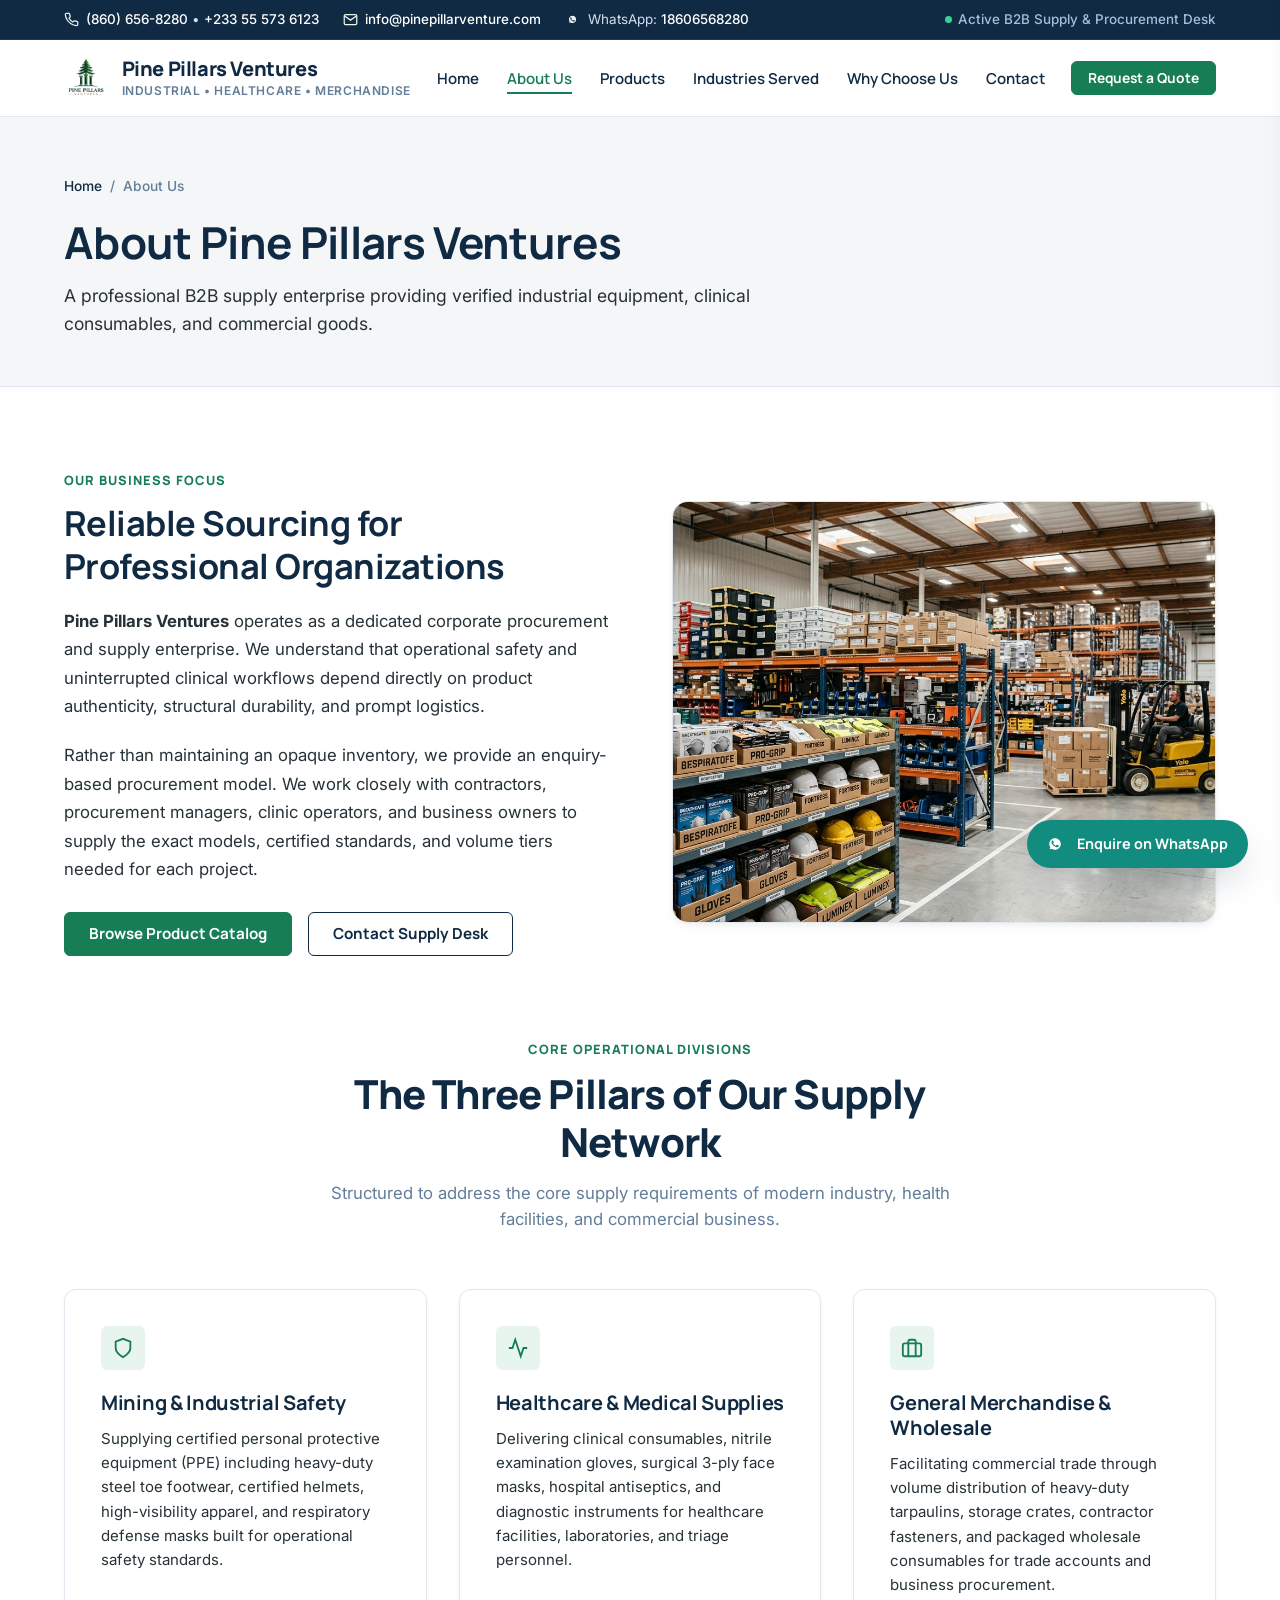
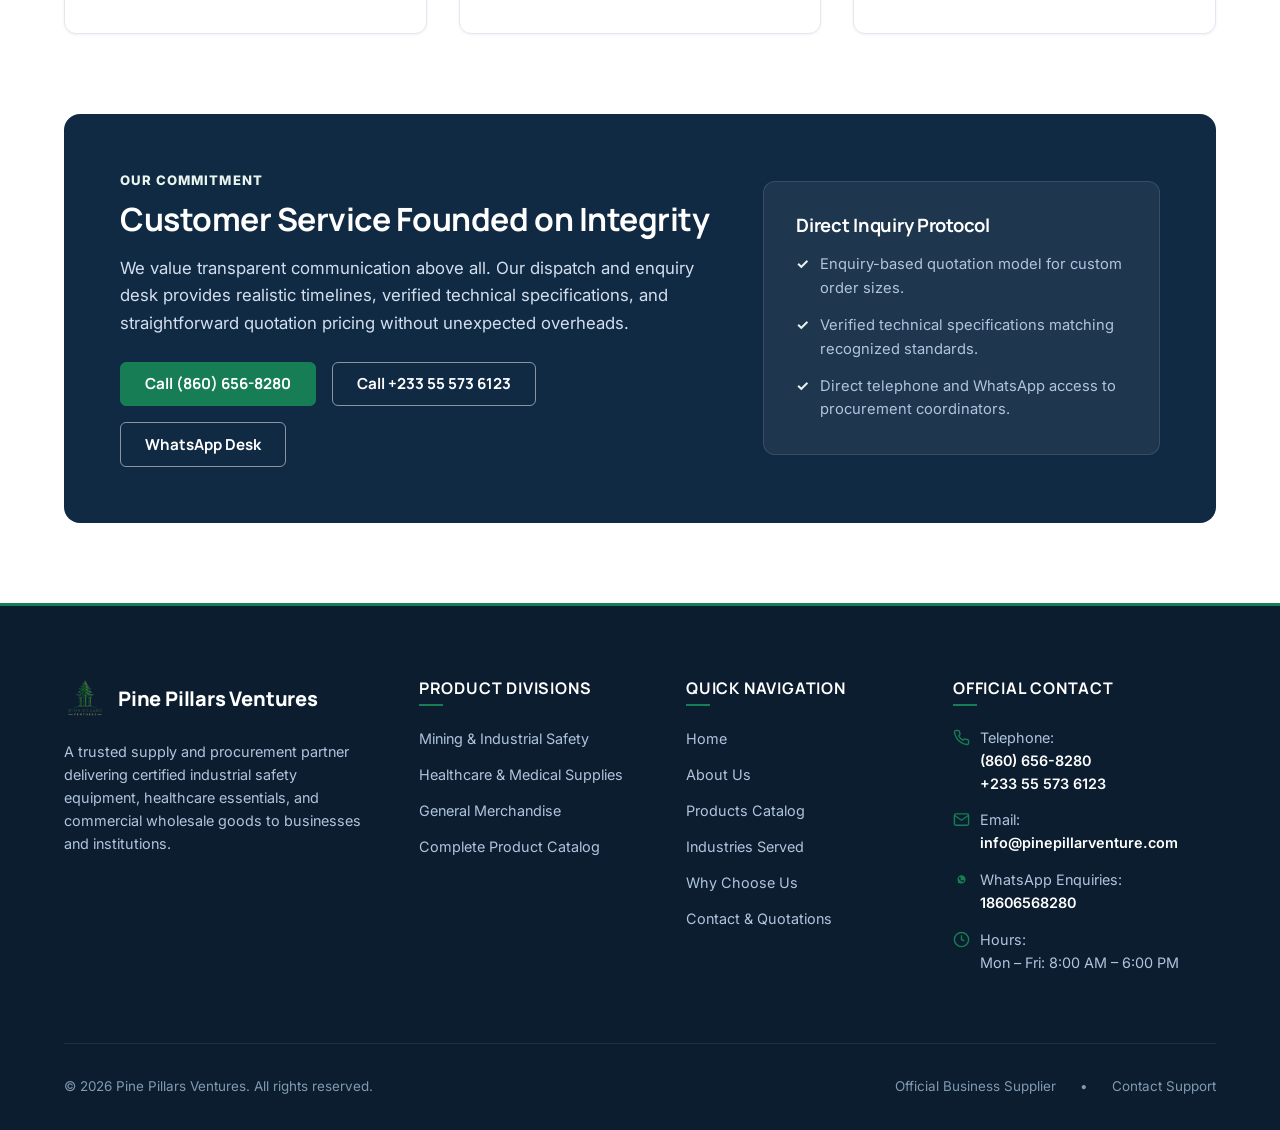
<file: about.html>
<!DOCTYPE html>
<html lang="en">
<head>
  <meta charset="UTF-8">
  <meta name="viewport" content="width=device-width, initial-scale=1.0">
  <title>About Us | Pine Pillars Ventures - Supply & Procurement</title>
  <meta name="description" content="Learn about Pine Pillars Ventures, a dedicated B2B supply and procurement partner delivering certified industrial safety equipment, healthcare essentials, and general merchandise.">
  <meta name="keywords" content="About Pine Pillars Ventures, B2B supplier, industrial safety equipment, medical consumables distribution, wholesale supply partner">
  
  <link rel="canonical" href="https://pinepillarventure.com/about.html">

  <!-- Favicon -->
  <link rel="icon" type="image/png" href="assets/logo-transparent.png">
  <link rel="apple-touch-icon" href="assets/logo.jpg">

  <!-- Open Graph -->
  <meta property="og:title" content="About Us | Pine Pillars Ventures">
  <meta property="og:description" content="Dedicated to dependable sourcing, responsive customer communication, and verified product specifications.">
  <meta property="og:image" content="assets/hero-warehouse.jpg">
  <meta property="og:url" content="https://pinepillarventure.com/about.html">
  <meta property="og:type" content="website">

  <!-- Google Fonts Preconnect -->
  <link rel="preconnect" href="https://fonts.googleapis.com">
  <link rel="preconnect" href="https://fonts.gstatic.com" crossorigin>

  <!-- Stylesheet -->
  <link rel="stylesheet" href="styles.css">
</head>
<body>

  <!-- Accessible Skip Link -->
  <a href="#main-content" class="skip-link">Skip to main content</a>

  <!-- Top Utility Bar -->
  <div class="top-bar">
    <div class="container top-bar-inner">
      <div class="top-bar-contacts">
        <div class="top-bar-item">
          <svg viewBox="0 0 24 24" fill="none" stroke="currentColor" stroke-width="2" aria-hidden="true"><path d="M22 16.92v3a2 2 0 0 1-2.18 2 19.79 19.79 0 0 1-8.63-3.07 19.5 19.5 0 0 1-6-6 19.79 19.79 0 0 1-3.07-8.67A2 2 0 0 1 4.11 2h3a2 2 0 0 1 2 1.72 12.84 12.84 0 0 0 .7 2.81 2 2 0 0 1-.45 2.11L8.09 9.91a16 16 0 0 0 6 6l1.27-1.27a2 2 0 0 1 2.11-.45 12.84 12.84 0 0 0 2.81.7A2 2 0 0 1 22 16.92z"/></svg>
          <span><a href="tel:+18606568280">(860) 656-8280</a> &bull; <a href="tel:+233555736123">+233 55 573 6123</a></span>
        </div>
        <div class="top-bar-item">
          <svg viewBox="0 0 24 24" fill="none" stroke="currentColor" stroke-width="2" aria-hidden="true"><path d="M4 4h16c1.1 0 2 .9 2 2v12c0 1.1-.9 2-2 2H4c-1.1 0-2-.9-2-2V6c0-1.1.9-2 2-2z"></path><polyline points="22,6 12,13 2,6"></polyline></svg>
          <a href="mailto:info@pinepillarventure.com">info@pinepillarventure.com</a>
        </div>
        <div class="top-bar-item">
          <svg viewBox="0 0 24 24" fill="currentColor" aria-hidden="true"><path d="M12.031 6.172c-3.181 0-5.767 2.586-5.768 5.766-.001 1.298.38 2.27 1.019 3.287l-.582 2.128 2.182-.573c.978.58 1.911.928 3.149.929 3.182 0 5.767-2.587 5.768-5.766.001-3.187-2.575-5.771-5.768-5.771zm3.392 8.244c-.144.405-.837.774-1.17.824-.312.045-.694.062-2.146-.537-1.745-.722-2.883-2.511-2.97-2.628-.088-.117-.714-.949-.714-1.809 0-.859.45-1.282.61-1.455.16-.174.348-.217.464-.217.116 0 .232.001.333.006.107.005.25-.041.391.298.145.348.493 1.202.536 1.29.043.087.072.189.014.305-.058.116-.087.188-.174.29-.087.101-.183.226-.261.305-.088.087-.179.182-.077.357.102.174.453.747.973 1.21 1.014.904 1.297.989 1.48 1.062.183.072.29-.014.398-.145.109-.131.464-.537.587-.725.123-.189.247-.16.413-.099.167.061 1.058.499 1.239.589.181.09.302.134.346.208.044.075.044.435-.1 1.84z"/></svg>
          <span>WhatsApp: <a href="https://wa.me/18606568280" target="_blank" rel="noopener noreferrer">18606568280</a></span>
        </div>
      </div>
      <div class="top-bar-badge">
        <span class="dot" aria-hidden="true"></span>
        <span>Active B2B Supply & Procurement Desk</span>
      </div>
    </div>
  </div>

  <!-- Header -->
  <header class="site-header" id="site-header">
    <div class="container navbar">
      <a href="index.html" class="brand" aria-label="Pine Pillars Ventures - Return to Homepage">
        <img src="assets/logo-transparent.png" alt="Pine Pillars Ventures Logo" class="brand-logo-img">
        <div class="brand-text-wrap">
          <span class="brand-name">Pine Pillars Ventures</span>
          <span class="brand-tagline">Industrial &bull; Healthcare &bull; Merchandise</span>
        </div>
      </a>

      <!-- Desktop Navigation Menu -->
      <nav aria-label="Primary Navigation">
        <ul class="nav-menu">
          <li><a href="index.html" class="nav-link">Home</a></li>
          <li><a href="about.html" class="nav-link active">About Us</a></li>
          <li><a href="products.html" class="nav-link">Products</a></li>
          <li><a href="index.html#industries" class="nav-link">Industries Served</a></li>
          <li><a href="index.html#why-us" class="nav-link">Why Choose Us</a></li>
          <li><a href="contact.html" class="nav-link">Contact</a></li>
        </ul>
      </nav>

      <!-- Action Buttons -->
      <div class="header-actions">
        <a href="contact.html#quote-form" class="btn btn-primary btn-sm">Request a Quote</a>
        <button class="mobile-toggle" aria-label="Toggle navigation menu" aria-expanded="false" aria-controls="mobile-drawer">
          <svg viewBox="0 0 24 24" fill="none" stroke="currentColor" stroke-width="2.2" aria-hidden="true"><path d="M4 6h16M4 12h16M4 18h16"/></svg>
        </button>
      </div>
    </div>
  </header>

  <!-- Mobile Backdrop Overlay -->
  <div class="mobile-overlay" aria-hidden="true"></div>

  <!-- Mobile Drawer -->
  <aside class="mobile-drawer" id="mobile-drawer" aria-label="Mobile Navigation" aria-hidden="true">
    <div class="mobile-drawer-header">
      <div class="brand">
        <img src="assets/logo-transparent.png" alt="Pine Pillars Ventures Logo" style="width: 36px; height: 36px;">
        <span class="brand-name" style="font-size: 1.1rem;">Pine Pillars</span>
      </div>
      <button class="drawer-close" aria-label="Close navigation menu">
        <svg width="24" height="24" viewBox="0 0 24 24" fill="none" stroke="currentColor" stroke-width="2" aria-hidden="true"><line x1="18" y1="6" x2="6" y2="18"></line><line x1="6" y1="6" x2="18" y2="18"></line></svg>
      </button>
    </div>
    <ul class="mobile-nav-links">
      <li><a href="index.html" class="mobile-nav-link">Home</a></li>
      <li><a href="about.html" class="mobile-nav-link active">About Us</a></li>
      <li><a href="products.html" class="mobile-nav-link">Products</a></li>
      <li><a href="index.html#industries" class="mobile-nav-link">Industries Served</a></li>
      <li><a href="index.html#why-us" class="mobile-nav-link">Why Choose Us</a></li>
      <li><a href="contact.html" class="mobile-nav-link">Contact</a></li>
    </ul>
    <div class="mobile-drawer-footer">
      <a href="contact.html#quote-form" class="btn btn-primary" style="width: 100%;">Request a Quote</a>
      <a href="https://wa.me/18606568280" target="_blank" rel="noopener noreferrer" class="btn btn-whatsapp" style="width: 100%;">
        <svg width="18" height="18" viewBox="0 0 24 24" fill="currentColor"><path d="M12.031 6.172c-3.181 0-5.767 2.586-5.768 5.766-.001 1.298.38 2.27 1.019 3.287l-.582 2.128 2.182-.573c.978.58 1.911.928 3.149.929 3.182 0 5.767-2.587 5.768-5.766.001-3.187-2.575-5.771-5.768-5.771zm3.392 8.244c-.144.405-.837.774-1.17.824-.312.045-.694.062-2.146-.537-1.745-.722-2.883-2.511-2.97-2.628-.088-.117-.714-.949-.714-1.809 0-.859.45-1.282.61-1.455.16-.174.348-.217.464-.217.116 0 .232.001.333.006.107.005.25-.041.391.298.145.348.493 1.202.536 1.29.043.087.072.189.014.305-.058.116-.087.188-.174.29-.087.101-.183.226-.261.305-.088.087-.179.182-.077.357.102.174.453.747.973 1.21 1.014.904 1.297.989 1.48 1.062.183.072.29-.014.398-.145.109-.131.464-.537.587-.725.123-.189.247-.16.413-.099.167.061 1.058.499 1.239.589.181.09.302.134.346.208.044.075.044.435-.1 1.84z"/></svg>
        <span>WhatsApp: (860) 656-8280</span>
      </a>
    </div>
  </aside>

  <!-- Main Content -->
  <main id="main-content">

    <!-- Page Header -->
    <section class="section-alt" style="padding: 3.5rem 0 3rem; border-bottom: 1px solid var(--border-light);">
      <div class="container">
        <div style="margin-bottom: 1rem;">
          <span style="font-size: 0.86rem; color: var(--color-charcoal-muted); font-weight: 500;">
            <a href="index.html" style="color: var(--color-navy);">Home</a> &nbsp;/&nbsp; <span>About Us</span>
          </span>
        </div>
        <h1 style="font-size: clamp(2rem, 3.5vw, 2.75rem); color: var(--color-navy); margin-bottom: 0.75rem;">
          About Pine Pillars Ventures
        </h1>
        <p style="font-size: 1.1rem; color: var(--color-charcoal); max-width: 720px; margin: 0;">
          A professional B2B supply enterprise providing verified industrial equipment, clinical consumables, and commercial goods.
        </p>
      </div>
    </section>

    <!-- Editorial Story & Core Mission -->
    <section class="section">
      <div class="container">
        <div class="editorial-grid">
          <div>
            <span class="section-label">OUR BUSINESS FOCUS</span>
            <h2 style="font-size: clamp(1.55rem, 5vw, 2.15rem); color: var(--color-navy); margin-bottom: 1.25rem;">
              Reliable Sourcing for Professional Organizations
            </h2>
            <p style="font-size: 1.05rem; line-height: 1.7; color: var(--color-charcoal); margin-bottom: 1.25rem;">
              <strong>Pine Pillars Ventures</strong> operates as a dedicated corporate procurement and supply enterprise. We understand that operational safety and uninterrupted clinical workflows depend directly on product authenticity, structural durability, and prompt logistics.
            </p>
            <p style="font-size: 1.05rem; line-height: 1.7; color: var(--color-charcoal); margin-bottom: 1.75rem;">
              Rather than maintaining an opaque inventory, we provide an enquiry-based procurement model. We work closely with contractors, procurement managers, clinic operators, and business owners to supply the exact models, certified standards, and volume tiers needed for each project.
            </p>
            <div style="display: flex; gap: 1rem; flex-wrap: wrap;">
              <a href="products.html" class="btn btn-primary">Browse Product Catalog</a>
              <a href="contact.html" class="btn btn-outline">Contact Supply Desk</a>
            </div>
          </div>
          <div>
            <div class="hero-image-card">
              <img src="assets/hero-warehouse.jpg" alt="Pine Pillars warehouse distribution and organized inventory" style="width: 100%; height: 420px; object-fit: cover;">
            </div>
          </div>
        </div>

        <!-- Three Primary Supply Pillars -->
        <div style="margin-bottom: 5rem;">
          <div class="section-header">
            <span class="section-label">CORE OPERATIONAL DIVISIONS</span>
            <h2 class="section-title">The Three Pillars of Our Supply Network</h2>
            <p class="section-subtitle">
              Structured to address the core supply requirements of modern industry, health facilities, and commercial business.
            </p>
          </div>

          <div class="divisions-grid">
            <div style="background: var(--color-white); border: 1px solid var(--border-light); border-radius: var(--radius-md); padding: 2.25rem; box-shadow: var(--shadow-subtle);">
              <div class="trust-icon-box" style="margin-bottom: 1.25rem;" aria-hidden="true">
                <svg viewBox="0 0 24 24" fill="none" stroke="currentColor" stroke-width="2"><path d="M12 22s8-4 8-10V5l-8-3-8 3v7c0 6 8 10 8 10z"></path></svg>
              </div>
              <h3 style="font-size: 1.25rem; color: var(--color-navy); margin-bottom: 0.75rem;">Mining & Industrial Safety</h3>
              <p style="font-size: 0.94rem; color: var(--color-charcoal); line-height: 1.6; margin: 0;">
                Supplying certified personal protective equipment (PPE) including heavy-duty steel toe footwear, certified helmets, high-visibility apparel, and respiratory defense masks built for operational safety standards.
              </p>
            </div>

            <div style="background: var(--color-white); border: 1px solid var(--border-light); border-radius: var(--radius-md); padding: 2.25rem; box-shadow: var(--shadow-subtle);">
              <div class="trust-icon-box" style="margin-bottom: 1.25rem;" aria-hidden="true">
                <svg viewBox="0 0 24 24" fill="none" stroke="currentColor" stroke-width="2"><path d="M22 12h-4l-3 9L9 3l-3 9H2"></path></svg>
              </div>
              <h3 style="font-size: 1.25rem; color: var(--color-navy); margin-bottom: 0.75rem;">Healthcare & Medical Supplies</h3>
              <p style="font-size: 0.94rem; color: var(--color-charcoal); line-height: 1.6; margin: 0;">
                Delivering clinical consumables, nitrile examination gloves, surgical 3-ply face masks, hospital antiseptics, and diagnostic instruments for healthcare facilities, laboratories, and triage personnel.
              </p>
            </div>

            <div style="background: var(--color-white); border: 1px solid var(--border-light); border-radius: var(--radius-md); padding: 2.25rem; box-shadow: var(--shadow-subtle);">
              <div class="trust-icon-box" style="margin-bottom: 1.25rem;" aria-hidden="true">
                <svg viewBox="0 0 24 24" fill="none" stroke="currentColor" stroke-width="2"><rect x="2" y="7" width="20" height="14" rx="2" ry="2"></rect><path d="M16 21V5a2 2 0 0 0-2-2h-4a2 2 0 0 0-2 2v16"></path></svg>
              </div>
              <h3 style="font-size: 1.25rem; color: var(--color-navy); margin-bottom: 0.75rem;">General Merchandise & Wholesale</h3>
              <p style="font-size: 0.94rem; color: var(--color-charcoal); line-height: 1.6; margin: 0;">
                Facilitating commercial trade through volume distribution of heavy-duty tarpaulins, storage crates, contractor fasteners, and packaged wholesale consumables for trade accounts and business procurement.
              </p>
            </div>
          </div>
        </div>

        <!-- Commitment to Customer Service -->
        <div class="commitment-banner">
          <div>
            <span style="color: var(--color-pale-green); font-size: 0.82rem; font-weight: 800; text-transform: uppercase; letter-spacing: 0.08em; display: block; margin-bottom: 0.5rem;">
              OUR COMMITMENT
            </span>
            <h2 style="font-size: clamp(1.5rem, 5vw, 2rem); color: var(--color-white); margin-bottom: 1rem;">
              Customer Service Founded on Integrity
            </h2>
            <p style="color: #D3DFEE; font-size: 1.05rem; line-height: 1.65; margin-bottom: 1.5rem;">
              We value transparent communication above all. Our dispatch and enquiry desk provides realistic timelines, verified technical specifications, and straightforward quotation pricing without unexpected overheads.
            </p>
            <div style="display: flex; gap: 1rem; flex-wrap: wrap;">
              <a href="tel:+18606568280" class="btn btn-primary">Call (860) 656-8280</a>
              <a href="tel:+233555736123" class="btn btn-outline-white">Call +233 55 573 6123</a>
              <a href="https://wa.me/18606568280" target="_blank" rel="noopener noreferrer" class="btn btn-outline-white">WhatsApp Desk</a>
            </div>
          </div>
          <div style="background: rgba(255, 255, 255, 0.06); border: 1px solid rgba(255, 255, 255, 0.12); border-radius: var(--radius-md); padding: 2rem;">
            <h4 style="color: var(--color-white); font-size: 1.15rem; margin-bottom: 1rem;">Direct Inquiry Protocol</h4>
            <ul style="list-style: none; padding: 0; margin: 0; display: flex; flex-direction: column; gap: 0.85rem; font-size: 0.92rem; color: #B0C4DE;">
              <li style="display: flex; gap: 0.65rem;">
                <span style="color: var(--color-pale-green); font-weight: 700;">&check;</span>
                <span>Enquiry-based quotation model for custom order sizes.</span>
              </li>
              <li style="display: flex; gap: 0.65rem;">
                <span style="color: var(--color-pale-green); font-weight: 700;">&check;</span>
                <span>Verified technical specifications matching recognized standards.</span>
              </li>
              <li style="display: flex; gap: 0.65rem;">
                <span style="color: var(--color-pale-green); font-weight: 700;">&check;</span>
                <span>Direct telephone and WhatsApp access to procurement coordinators.</span>
              </li>
            </ul>
          </div>
        </div>

      </div>
    </section>

  </main>

  <!-- Floating WhatsApp Button -->
  <a href="https://wa.me/18606568280?text=Hello%20Pine%20Pillars%20Ventures%2C%20I%20would%20like%20to%20enquire%20about%20your%20company%20and%20products." target="_blank" rel="noopener noreferrer" class="floating-whatsapp" aria-label="Enquire on WhatsApp with Pine Pillars Ventures">
    <svg viewBox="0 0 24 24" fill="currentColor" aria-hidden="true"><path d="M12.031 6.172c-3.181 0-5.767 2.586-5.768 5.766-.001 1.298.38 2.27 1.019 3.287l-.582 2.128 2.182-.573c.978.58 1.911.928 3.149.929 3.182 0 5.767-2.587 5.768-5.766.001-3.187-2.575-5.771-5.768-5.771zm3.392 8.244c-.144.405-.837.774-1.17.824-.312.045-.694.062-2.146-.537-1.745-.722-2.883-2.511-2.97-2.628-.088-.117-.714-.949-.714-1.809 0-.859.45-1.282.61-1.455.16-.174.348-.217.464-.217.116 0 .232.001.333.006.107.005.25-.041.391.298.145.348.493 1.202.536 1.29.043.087.072.189.014.305-.058.116-.087.188-.174.29-.087.101-.183.226-.261.305-.088.087-.179.182-.077.357.102.174.453.747.973 1.21 1.014.904 1.297.989 1.48 1.062.183.072.29-.014.398-.145.109-.131.464-.537.587-.725.123-.189.247-.16.413-.099.167.061 1.058.499 1.239.589.181.09.302.134.346.208.044.075.044.435-.1 1.84z"/></svg>
    <span>Enquire on WhatsApp</span>
  </a>

  <!-- Footer -->
  <footer class="site-footer">
    <div class="container">
      <div class="footer-grid">
        <div class="footer-brand">
          <div class="footer-logo-row">
            <img src="assets/logo-transparent.png" alt="Pine Pillars Ventures Logo" class="footer-logo-img">
            <span class="footer-brand-name">Pine Pillars Ventures</span>
          </div>
          <p class="footer-intro">
            A trusted supply and procurement partner delivering certified industrial safety equipment, healthcare essentials, and commercial wholesale goods to businesses and institutions.
          </p>
        </div>
        <div>
          <h3 class="footer-title">Product Divisions</h3>
          <ul class="footer-links">
            <li><a href="products.html?category=mining">Mining & Industrial Safety</a></li>
            <li><a href="products.html?category=healthcare">Healthcare & Medical Supplies</a></li>
            <li><a href="products.html?category=general">General Merchandise</a></li>
            <li><a href="products.html">Complete Product Catalog</a></li>
          </ul>
        </div>
        <div>
          <h3 class="footer-title">Quick Navigation</h3>
          <ul class="footer-links">
            <li><a href="index.html">Home</a></li>
            <li><a href="about.html">About Us</a></li>
            <li><a href="products.html">Products Catalog</a></li>
            <li><a href="index.html#industries">Industries Served</a></li>
            <li><a href="index.html#why-us">Why Choose Us</a></li>
            <li><a href="contact.html">Contact & Quotations</a></li>
          </ul>
        </div>
        <div>
          <h3 class="footer-title">Official Contact</h3>
          <div class="footer-contact-item">
            <svg viewBox="0 0 24 24" fill="none" stroke="currentColor" stroke-width="2" aria-hidden="true"><path d="M22 16.92v3a2 2 0 0 1-2.18 2 19.79 19.79 0 0 1-8.63-3.07 19.5 19.5 0 0 1-6-6 19.79 19.79 0 0 1-3.07-8.67A2 2 0 0 1 4.11 2h3a2 2 0 0 1 2 1.72 12.84 12.84 0 0 0 .7 2.81 2 2 0 0 1-.45 2.11L8.09 9.91a16 16 0 0 0 6 6l1.27-1.27a2 2 0 0 1 2.11-.45 12.84 12.84 0 0 0 2.81.7A2 2 0 0 1 22 16.92z"/></svg>
            <div>
              <span>Telephone:</span><br>
              <a href="tel:+18606568280">(860) 656-8280</a><br>
              <a href="tel:+233555736123">+233 55 573 6123</a>
            </div>
          </div>
          <div class="footer-contact-item">
            <svg viewBox="0 0 24 24" fill="none" stroke="currentColor" stroke-width="2" aria-hidden="true"><path d="M4 4h16c1.1 0 2 .9 2 2v12c0 1.1-.9 2-2 2H4c-1.1 0-2-.9-2-2V6c0-1.1.9-2 2-2z"></path><polyline points="22,6 12,13 2,6"></polyline></svg>
            <div>
              <span>Email:</span><br>
              <a href="mailto:info@pinepillarventure.com">info@pinepillarventure.com</a>
            </div>
          </div>
          <div class="footer-contact-item">
            <svg viewBox="0 0 24 24" fill="currentColor" aria-hidden="true"><path d="M12.031 6.172c-3.181 0-5.767 2.586-5.768 5.766-.001 1.298.38 2.27 1.019 3.287l-.582 2.128 2.182-.573c.978.58 1.911.928 3.149.929 3.182 0 5.767-2.587 5.768-5.766.001-3.187-2.575-5.771-5.768-5.771zm3.392 8.244c-.144.405-.837.774-1.17.824-.312.045-.694.062-2.146-.537-1.745-.722-2.883-2.511-2.97-2.628-.088-.117-.714-.949-.714-1.809 0-.859.45-1.282.61-1.455.16-.174.348-.217.464-.217.116 0 .232.001.333.006.107.005.25-.041.391.298.145.348.493 1.202.536 1.29.043.087.072.189.014.305-.058.116-.087.188-.174.29-.087.101-.183.226-.261.305-.088.087-.179.182-.077.357.102.174.453.747.973 1.21 1.014.904 1.297.989 1.48 1.062.183.072.29-.014.398-.145.109-.131.464-.537.587-.725.123-.189.247-.16.413-.099.167.061 1.058.499 1.239.589.181.09.302.134.346.208.044.075.044.435-.1 1.84z"/></svg>
            <div>
              <span>WhatsApp Enquiries:</span><br>
              <a href="https://wa.me/18606568280" target="_blank" rel="noopener noreferrer">18606568280</a>
            </div>
          </div>
          <div class="footer-contact-item">
            <svg viewBox="0 0 24 24" fill="none" stroke="currentColor" stroke-width="2" aria-hidden="true"><circle cx="12" cy="12" r="10"></circle><polyline points="12 6 12 12 16 14"></polyline></svg>
            <div>
              <span>Hours:</span><br>
              <span>Mon &ndash; Fri: 8:00 AM &ndash; 6:00 PM</span>
            </div>
          </div>
        </div>
      </div>
      <div class="footer-bottom">
        <div>
          &copy; <span id="current-year">2026</span> Pine Pillars Ventures. All rights reserved.
        </div>
        <div class="footer-bottom-links">
          <span>Official Business Supplier</span>
          <span>&bull;</span>
          <a href="contact.html">Contact Support</a>
        </div>
      </div>
    </div>
  </footer>

  <!-- Scripts -->
  <script src="js/products.js"></script>
  <script src="js/main.js"></script>
</body>
</html>
</file>
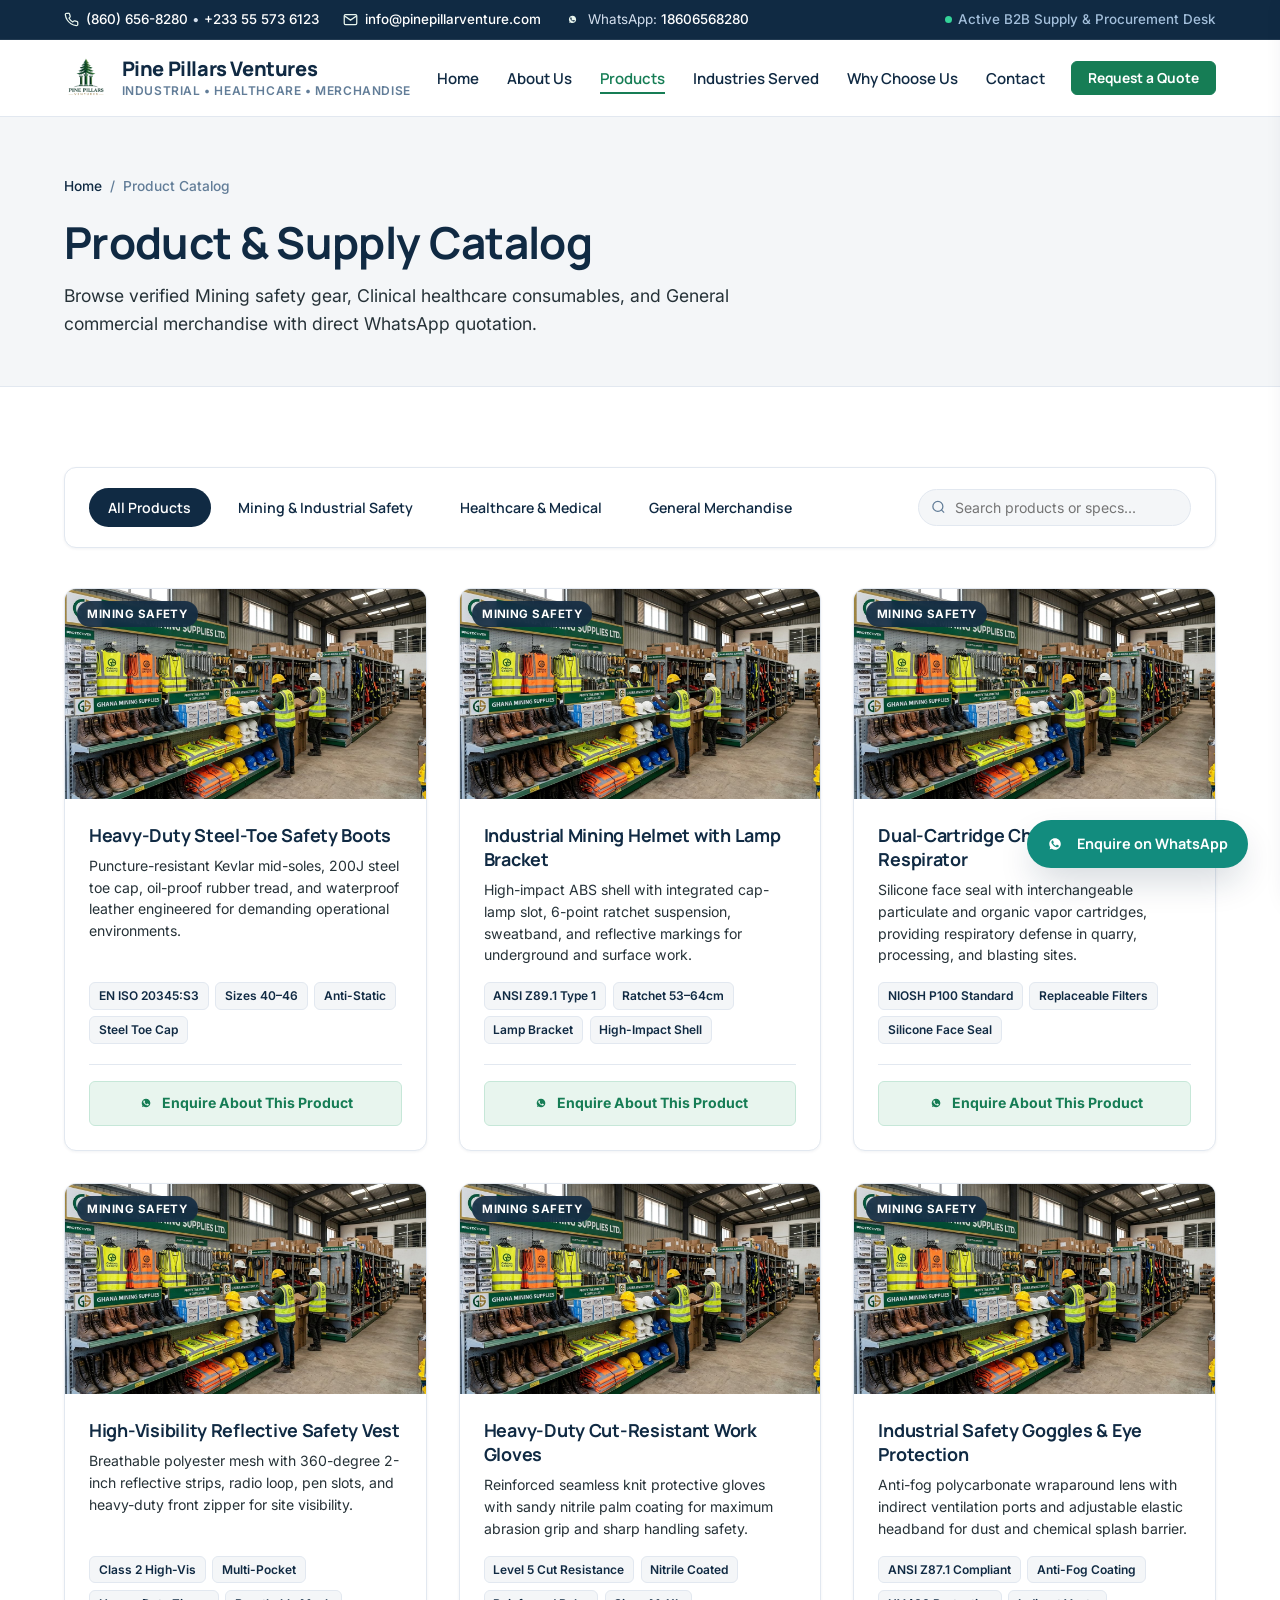
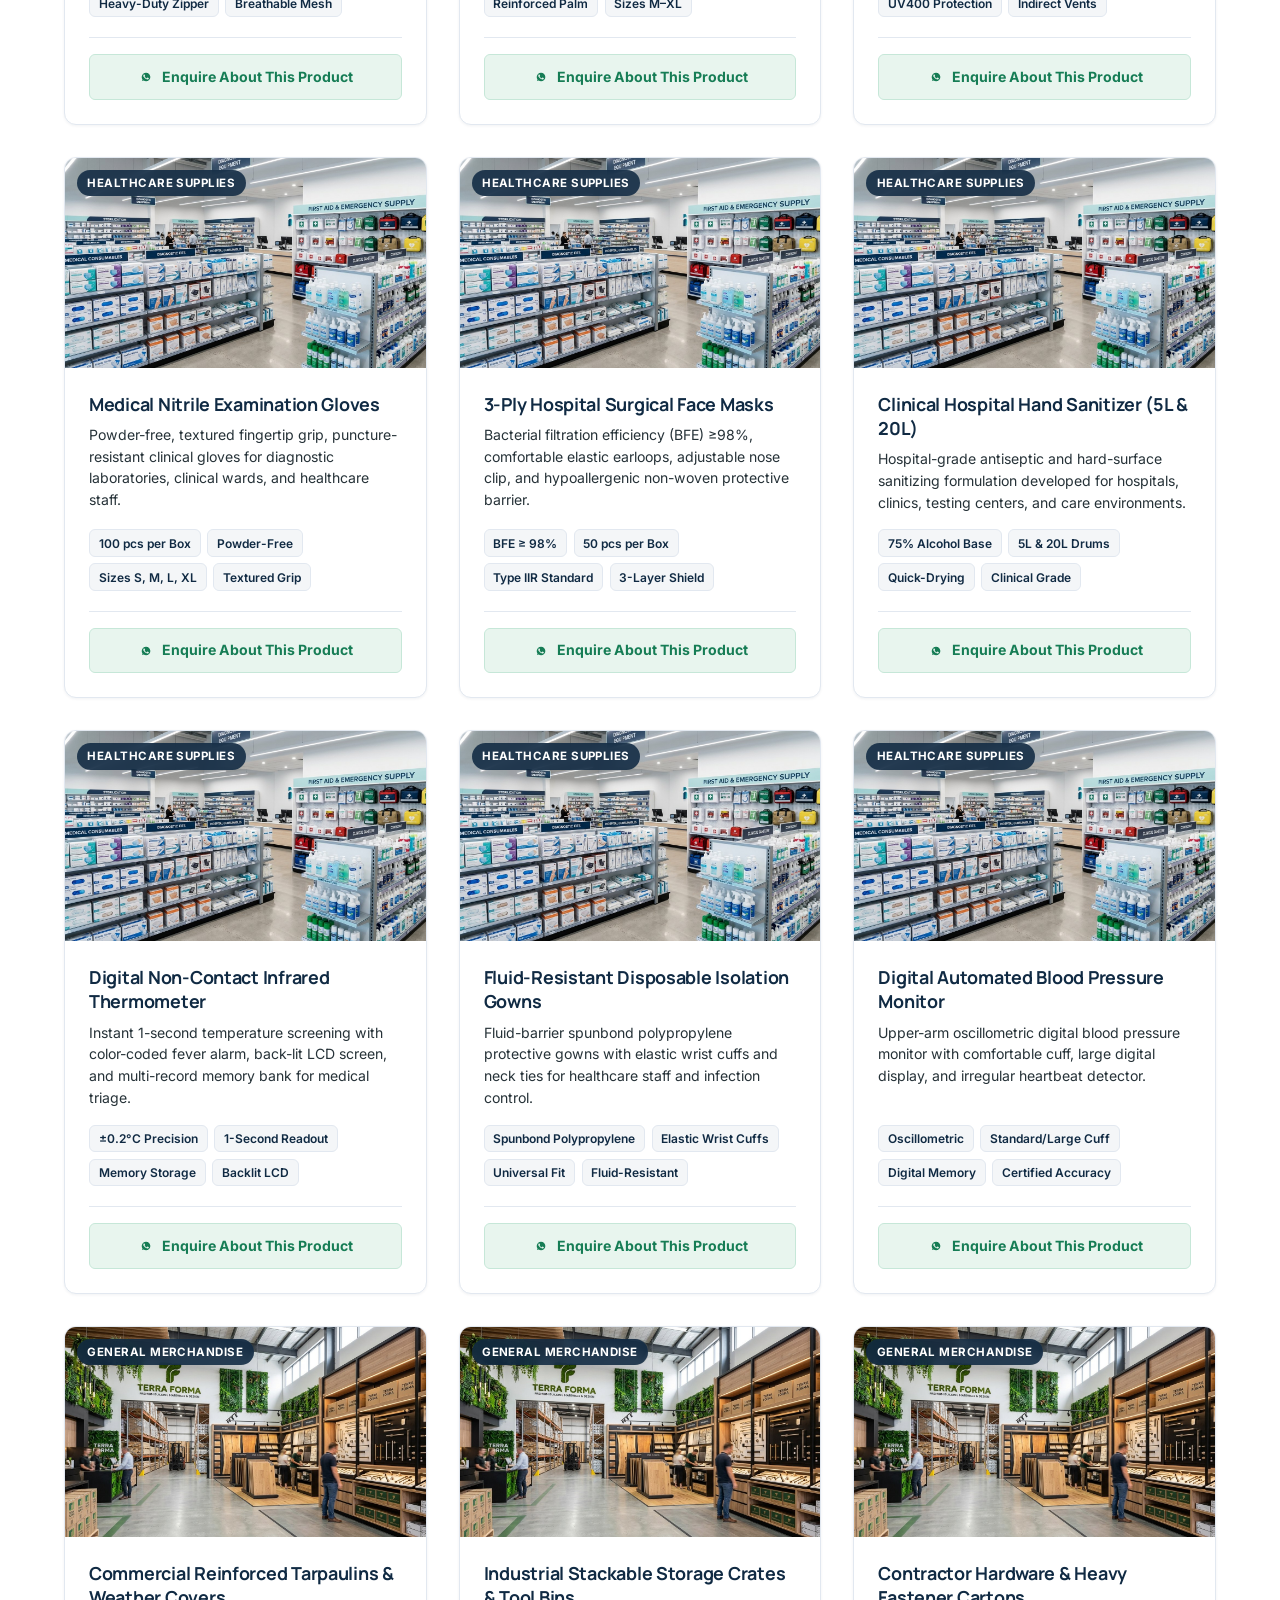
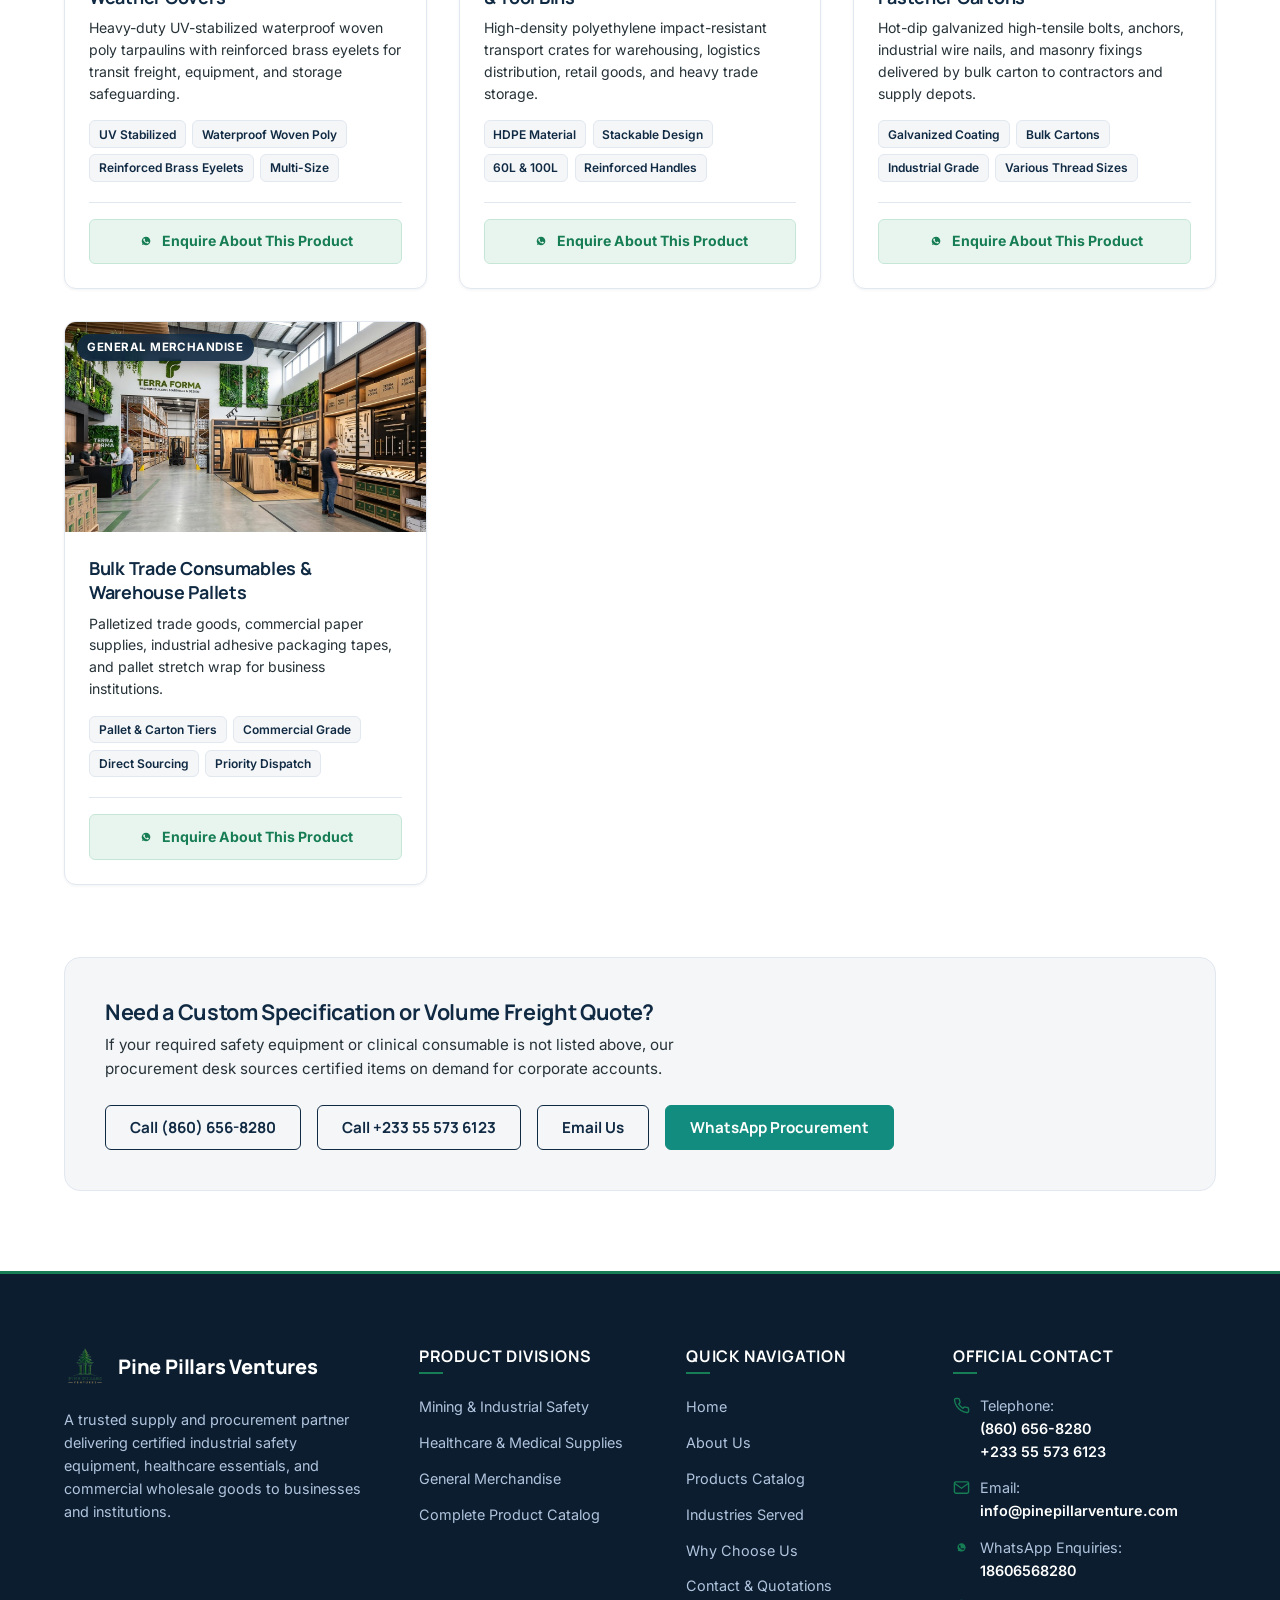
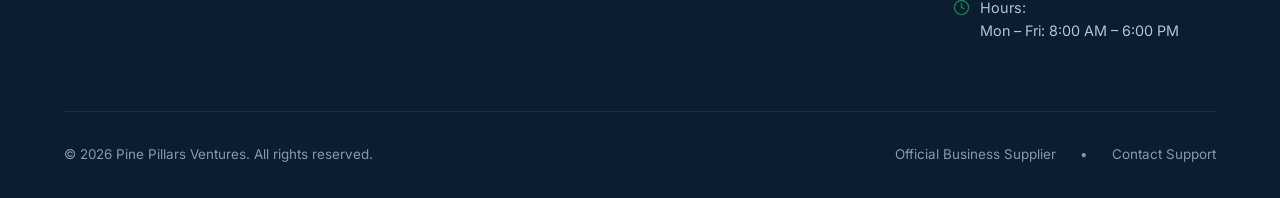
<file: catalog.html>
<!DOCTYPE html>
<html lang="en">
<head>
  <meta charset="UTF-8">
  <meta http-equiv="refresh" content="0; url=products.html">
  <meta name="viewport" content="width=device-width, initial-scale=1.0">
  <title>Redirecting to Products Catalog | Pine Pillars Ventures</title>
  <link rel="canonical" href="https://pinepillarventure.com/products.html">
  <script>window.location.replace("products.html" + window.location.search);</script>
</head>
<body>
  <p>Redirecting to the <a href="products.html">Pine Pillars Ventures Product Catalog</a>...</p>
</body>
</html>
</file>
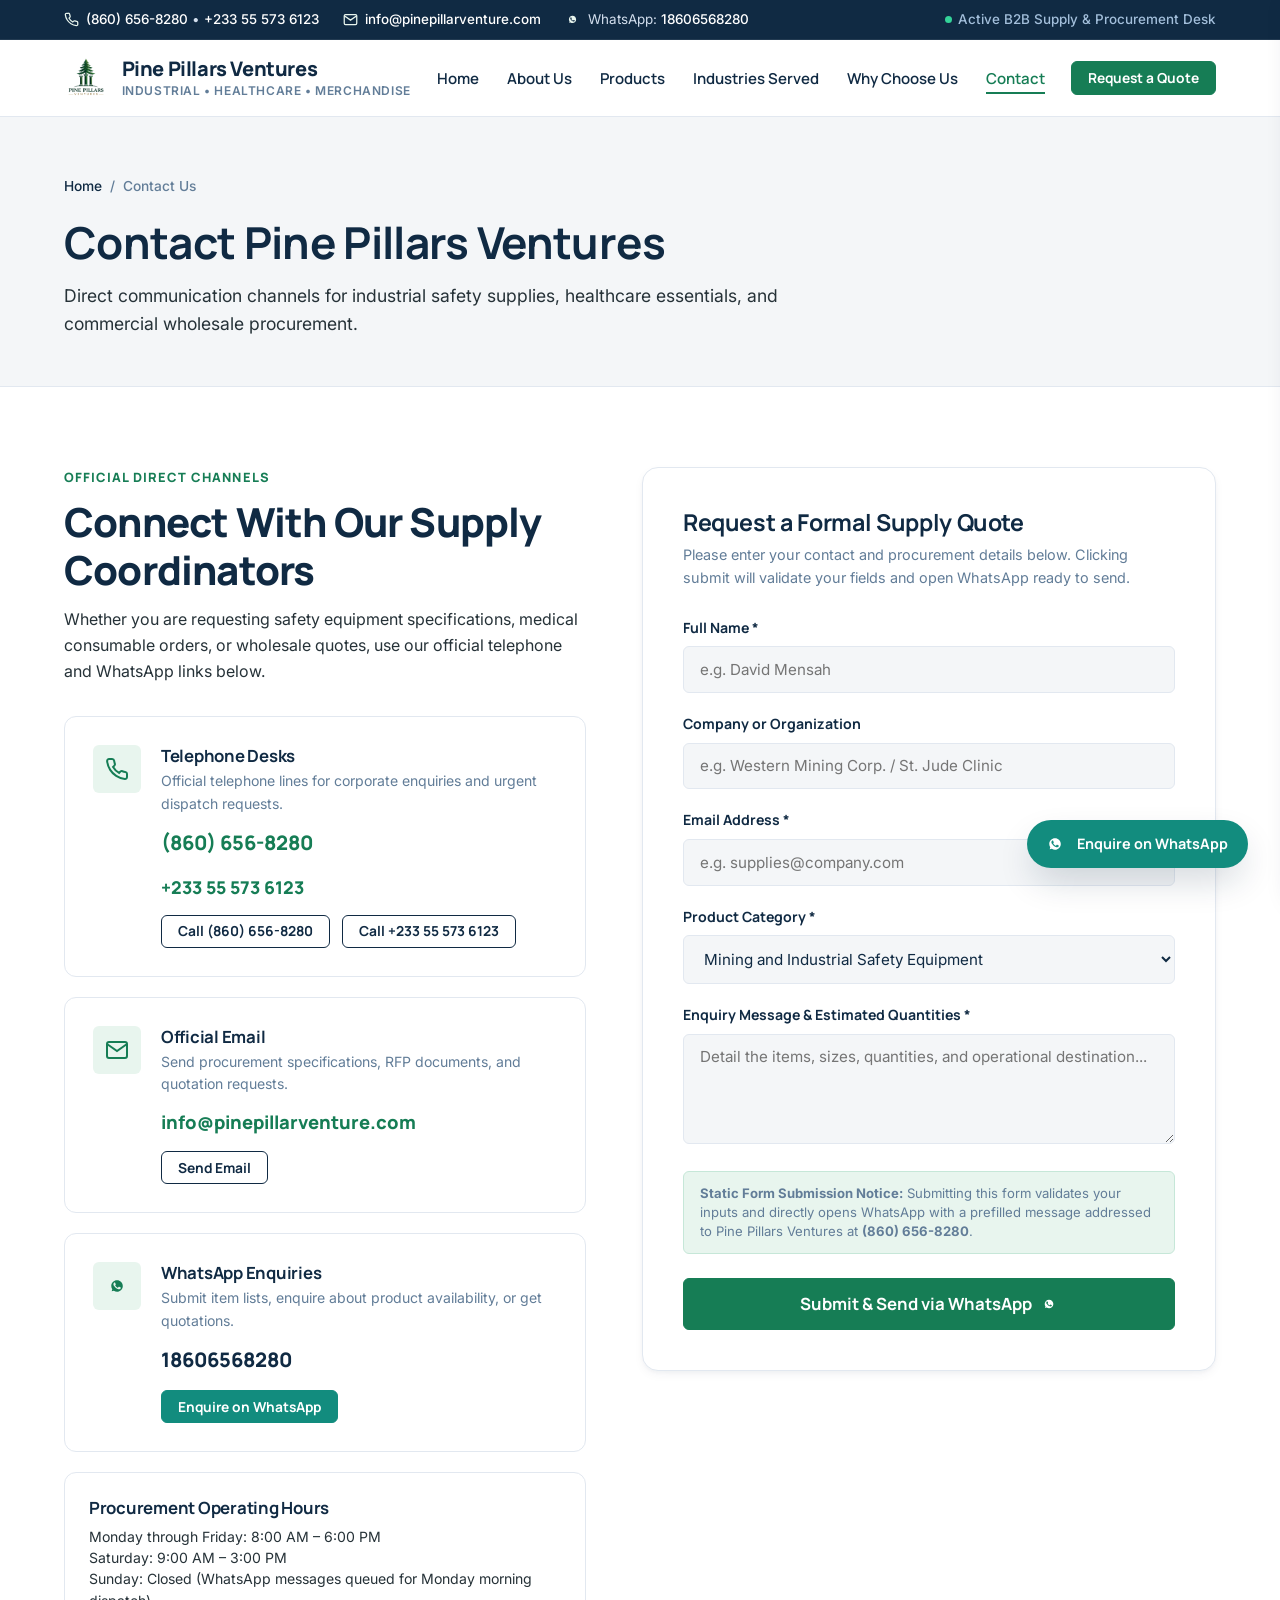
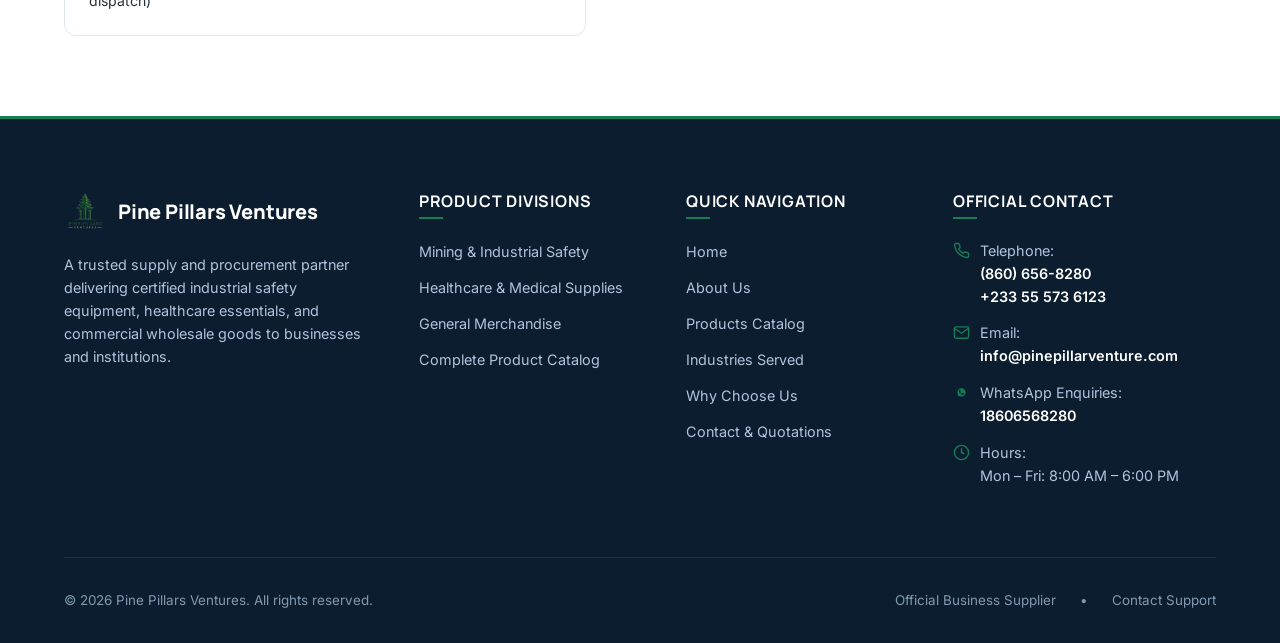
<file: contact.html>
<!DOCTYPE html>
<html lang="en">
<head>
  <meta charset="UTF-8">
  <meta name="viewport" content="width=device-width, initial-scale=1.0">
  <title>Contact & Request a Quote | Pine Pillars Ventures</title>
  <meta name="description" content="Contact Pine Pillars Ventures for industrial safety equipment, healthcare essentials, and general merchandise quotation. Telephone: (860) 656-8280. WhatsApp: 18606568280.">
  <meta name="keywords" content="Contact Pine Pillars Ventures, request quote industrial supplies, WhatsApp supply desk, healthcare PPE inquiry, wholesale quotation">
  
  <link rel="canonical" href="https://pinepillarventure.com/contact.html">

  <!-- Favicon -->
  <link rel="icon" type="image/png" href="assets/logo-transparent.png">
  <link rel="apple-touch-icon" href="assets/logo.jpg">

  <!-- Open Graph -->
  <meta property="og:title" content="Contact & Request a Quote | Pine Pillars Ventures">
  <meta property="og:description" content="Direct telephone and WhatsApp channels for commercial, clinical, and industrial supply enquiries. Phone: (860) 656-8280.">
  <meta property="og:image" content="assets/hero-warehouse.jpg">
  <meta property="og:url" content="https://pinepillarventure.com/contact.html">
  <meta property="og:type" content="website">

  <!-- Google Fonts Preconnect -->
  <link rel="preconnect" href="https://fonts.googleapis.com">
  <link rel="preconnect" href="https://fonts.gstatic.com" crossorigin>

  <!-- Stylesheet -->
  <link rel="stylesheet" href="styles.css">
</head>
<body>

  <!-- Accessible Skip Link -->
  <a href="#main-content" class="skip-link">Skip to main content</a>

  <!-- Top Utility Bar -->
  <div class="top-bar">
    <div class="container top-bar-inner">
      <div class="top-bar-contacts">
        <div class="top-bar-item">
          <svg viewBox="0 0 24 24" fill="none" stroke="currentColor" stroke-width="2" aria-hidden="true"><path d="M22 16.92v3a2 2 0 0 1-2.18 2 19.79 19.79 0 0 1-8.63-3.07 19.5 19.5 0 0 1-6-6 19.79 19.79 0 0 1-3.07-8.67A2 2 0 0 1 4.11 2h3a2 2 0 0 1 2 1.72 12.84 12.84 0 0 0 .7 2.81 2 2 0 0 1-.45 2.11L8.09 9.91a16 16 0 0 0 6 6l1.27-1.27a2 2 0 0 1 2.11-.45 12.84 12.84 0 0 0 2.81.7A2 2 0 0 1 22 16.92z"/></svg>
          <span><a href="tel:+18606568280">(860) 656-8280</a> &bull; <a href="tel:+233555736123">+233 55 573 6123</a></span>
        </div>
        <div class="top-bar-item">
          <svg viewBox="0 0 24 24" fill="none" stroke="currentColor" stroke-width="2" aria-hidden="true"><path d="M4 4h16c1.1 0 2 .9 2 2v12c0 1.1-.9 2-2 2H4c-1.1 0-2-.9-2-2V6c0-1.1.9-2 2-2z"></path><polyline points="22,6 12,13 2,6"></polyline></svg>
          <a href="mailto:info@pinepillarventure.com">info@pinepillarventure.com</a>
        </div>
        <div class="top-bar-item">
          <svg viewBox="0 0 24 24" fill="currentColor" aria-hidden="true"><path d="M12.031 6.172c-3.181 0-5.767 2.586-5.768 5.766-.001 1.298.38 2.27 1.019 3.287l-.582 2.128 2.182-.573c.978.58 1.911.928 3.149.929 3.182 0 5.767-2.587 5.768-5.766.001-3.187-2.575-5.771-5.768-5.771zm3.392 8.244c-.144.405-.837.774-1.17.824-.312.045-.694.062-2.146-.537-1.745-.722-2.883-2.511-2.97-2.628-.088-.117-.714-.949-.714-1.809 0-.859.45-1.282.61-1.455.16-.174.348-.217.464-.217.116 0 .232.001.333.006.107.005.25-.041.391.298.145.348.493 1.202.536 1.29.043.087.072.189.014.305-.058.116-.087.188-.174.29-.087.101-.183.226-.261.305-.088.087-.179.182-.077.357.102.174.453.747.973 1.21 1.014.904 1.297.989 1.48 1.062.183.072.29-.014.398-.145.109-.131.464-.537.587-.725.123-.189.247-.16.413-.099.167.061 1.058.499 1.239.589.181.09.302.134.346.208.044.075.044.435-.1 1.84z"/></svg>
          <span>WhatsApp: <a href="https://wa.me/18606568280" target="_blank" rel="noopener noreferrer">18606568280</a></span>
        </div>
      </div>
      <div class="top-bar-badge">
        <span class="dot" aria-hidden="true"></span>
        <span>Active B2B Supply & Procurement Desk</span>
      </div>
    </div>
  </div>

  <!-- Header -->
  <header class="site-header" id="site-header">
    <div class="container navbar">
      <a href="index.html" class="brand" aria-label="Pine Pillars Ventures - Return to Homepage">
        <img src="assets/logo-transparent.png" alt="Pine Pillars Ventures Logo" class="brand-logo-img">
        <div class="brand-text-wrap">
          <span class="brand-name">Pine Pillars Ventures</span>
          <span class="brand-tagline">Industrial &bull; Healthcare &bull; Merchandise</span>
        </div>
      </a>

      <!-- Desktop Navigation Menu -->
      <nav aria-label="Primary Navigation">
        <ul class="nav-menu">
          <li><a href="index.html" class="nav-link">Home</a></li>
          <li><a href="about.html" class="nav-link">About Us</a></li>
          <li><a href="products.html" class="nav-link">Products</a></li>
          <li><a href="index.html#industries" class="nav-link">Industries Served</a></li>
          <li><a href="index.html#why-us" class="nav-link">Why Choose Us</a></li>
          <li><a href="contact.html" class="nav-link active">Contact</a></li>
        </ul>
      </nav>

      <!-- Action Buttons -->
      <div class="header-actions">
        <a href="#quote-form" class="btn btn-primary btn-sm">Request a Quote</a>
        <button class="mobile-toggle" aria-label="Toggle navigation menu" aria-expanded="false" aria-controls="mobile-drawer">
          <svg viewBox="0 0 24 24" fill="none" stroke="currentColor" stroke-width="2.2" aria-hidden="true"><path d="M4 6h16M4 12h16M4 18h16"/></svg>
        </button>
      </div>
    </div>
  </header>

  <!-- Mobile Backdrop Overlay -->
  <div class="mobile-overlay" aria-hidden="true"></div>

  <!-- Mobile Drawer -->
  <aside class="mobile-drawer" id="mobile-drawer" aria-label="Mobile Navigation" aria-hidden="true">
    <div class="mobile-drawer-header">
      <div class="brand">
        <img src="assets/logo-transparent.png" alt="Pine Pillars Ventures Logo" style="width: 36px; height: 36px;">
        <span class="brand-name" style="font-size: 1.1rem;">Pine Pillars</span>
      </div>
      <button class="drawer-close" aria-label="Close navigation menu">
        <svg width="24" height="24" viewBox="0 0 24 24" fill="none" stroke="currentColor" stroke-width="2" aria-hidden="true"><line x1="18" y1="6" x2="6" y2="18"></line><line x1="6" y1="6" x2="18" y2="18"></line></svg>
      </button>
    </div>
    <ul class="mobile-nav-links">
      <li><a href="index.html" class="mobile-nav-link">Home</a></li>
      <li><a href="about.html" class="mobile-nav-link">About Us</a></li>
      <li><a href="products.html" class="mobile-nav-link">Products</a></li>
      <li><a href="index.html#industries" class="mobile-nav-link">Industries Served</a></li>
      <li><a href="index.html#why-us" class="mobile-nav-link">Why Choose Us</a></li>
      <li><a href="contact.html" class="mobile-nav-link active">Contact</a></li>
    </ul>
    <div class="mobile-drawer-footer">
      <a href="#quote-form" class="btn btn-primary" style="width: 100%;">Request a Quote</a>
      <a href="https://wa.me/18606568280" target="_blank" rel="noopener noreferrer" class="btn btn-whatsapp" style="width: 100%;">
        <svg width="18" height="18" viewBox="0 0 24 24" fill="currentColor"><path d="M12.031 6.172c-3.181 0-5.767 2.586-5.768 5.766-.001 1.298.38 2.27 1.019 3.287l-.582 2.128 2.182-.573c.978.58 1.911.928 3.149.929 3.182 0 5.767-2.587 5.768-5.766.001-3.187-2.575-5.771-5.768-5.771zm3.392 8.244c-.144.405-.837.774-1.17.824-.312.045-.694.062-2.146-.537-1.745-.722-2.883-2.511-2.97-2.628-.088-.117-.714-.949-.714-1.809 0-.859.45-1.282.61-1.455.16-.174.348-.217.464-.217.116 0 .232.001.333.006.107.005.25-.041.391.298.145.348.493 1.202.536 1.29.043.087.072.189.014.305-.058.116-.087.188-.174.29-.087.101-.183.226-.261.305-.088.087-.179.182-.077.357.102.174.453.747.973 1.21 1.014.904 1.297.989 1.48 1.062.183.072.29-.014.398-.145.109-.131.464-.537.587-.725.123-.189.247-.16.413-.099.167.061 1.058.499 1.239.589.181.09.302.134.346.208.044.075.044.435-.1 1.84z"/></svg>
        <span>WhatsApp: (860) 656-8280</span>
      </a>
    </div>
  </aside>

  <!-- Main Content -->
  <main id="main-content">

    <!-- Page Header -->
    <section class="section-alt" style="padding: 3.5rem 0 3rem; border-bottom: 1px solid var(--border-light);">
      <div class="container">
        <div style="margin-bottom: 1rem;">
          <span style="font-size: 0.86rem; color: var(--color-charcoal-muted); font-weight: 500;">
            <a href="index.html" style="color: var(--color-navy);">Home</a> &nbsp;/&nbsp; <span>Contact Us</span>
          </span>
        </div>
        <h1 style="font-size: clamp(2rem, 3.5vw, 2.75rem); color: var(--color-navy); margin-bottom: 0.75rem;">
          Contact Pine Pillars Ventures
        </h1>
        <p style="font-size: 1.1rem; color: var(--color-charcoal); max-width: 720px; margin: 0;">
          Direct communication channels for industrial safety supplies, healthcare essentials, and commercial wholesale procurement.
        </p>
      </div>
    </section>

    <!-- Contact & Quote Form Section -->
    <section class="section" id="quote-form" aria-label="Contact and Quote Form">
      <div class="container">
        <div class="contact-grid">

          <!-- Left Column: Official Contact Channels -->
          <div class="contact-info-panel">
            <span class="section-label">OFFICIAL DIRECT CHANNELS</span>
            <h2 class="section-title" style="text-align: left;">Connect With Our Supply Coordinators</h2>
            <p style="margin-bottom: 2rem; color: var(--color-charcoal);">
              Whether you are requesting safety equipment specifications, medical consumable orders, or wholesale quotes, use our official telephone and WhatsApp links below.
            </p>

            <!-- Telephone Card -->
            <div class="contact-channel-card">
              <div class="contact-icon-box" aria-hidden="true">
                <svg viewBox="0 0 24 24" fill="none" stroke="currentColor" stroke-width="2"><path d="M22 16.92v3a2 2 0 0 1-2.18 2 19.79 19.79 0 0 1-8.63-3.07 19.5 19.5 0 0 1-6-6 19.79 19.79 0 0 1-3.07-8.67A2 2 0 0 1 4.11 2h3a2 2 0 0 1 2 1.72 12.84 12.84 0 0 0 .7 2.81 2 2 0 0 1-.45 2.11L8.09 9.91a16 16 0 0 0 6 6l1.27-1.27a2 2 0 0 1 2.11-.45 12.84 12.84 0 0 0 2.81.7A2 2 0 0 1 22 16.92z"/></svg>
              </div>
              <div class="contact-channel-details">
                <h4>Telephone Desks</h4>
                <p>Official telephone lines for corporate enquiries and urgent dispatch requests.</p>
                <span class="contact-value"><a href="tel:+18606568280">(860) 656-8280</a></span>
                <span class="contact-value" style="font-size: 1.1rem; color: var(--color-forest);"><a href="tel:+233555736123">+233 55 573 6123</a></span>
                <div class="contact-actions-row">
                  <a href="tel:+18606568280" class="btn btn-outline btn-sm">Call (860) 656-8280</a>
                  <a href="tel:+233555736123" class="btn btn-outline btn-sm">Call +233 55 573 6123</a>
                </div>
              </div>
            </div>

            <!-- Email Card -->
            <div class="contact-channel-card">
              <div class="contact-icon-box" aria-hidden="true">
                <svg viewBox="0 0 24 24" fill="none" stroke="currentColor" stroke-width="2"><path d="M4 4h16c1.1 0 2 .9 2 2v12c0 1.1-.9 2-2 2H4c-1.1 0-2-.9-2-2V6c0-1.1.9-2 2-2z"></path><polyline points="22,6 12,13 2,6"></polyline></svg>
              </div>
              <div class="contact-channel-details">
                <h4>Official Email</h4>
                <p>Send procurement specifications, RFP documents, and quotation requests.</p>
                <span class="contact-value" style="font-size: 1.15rem;"><a href="mailto:info@pinepillarventure.com">info@pinepillarventure.com</a></span>
                <div class="contact-actions-row">
                  <a href="mailto:info@pinepillarventure.com" class="btn btn-outline btn-sm">Send Email</a>
                </div>
              </div>
            </div>

            <!-- WhatsApp Card -->
            <div class="contact-channel-card">
              <div class="contact-icon-box" aria-hidden="true">
                <svg viewBox="0 0 24 24" fill="currentColor"><path d="M12.031 6.172c-3.181 0-5.767 2.586-5.768 5.766-.001 1.298.38 2.27 1.019 3.287l-.582 2.128 2.182-.573c.978.58 1.911.928 3.149.929 3.182 0 5.767-2.587 5.768-5.766.001-3.187-2.575-5.771-5.768-5.771zm3.392 8.244c-.144.405-.837.774-1.17.824-.312.045-.694.062-2.146-.537-1.745-.722-2.883-2.511-2.97-2.628-.088-.117-.714-.949-.714-1.809 0-.859.45-1.282.61-1.455.16-.174.348-.217.464-.217.116 0 .232.001.333.006.107.005.25-.041.391.298.145.348.493 1.202.536 1.29.043.087.072.189.014.305-.058.116-.087.188-.174.29-.087.101-.183.226-.261.305-.088.087-.179.182-.077.357.102.174.453.747.973 1.21 1.014.904 1.297.989 1.48 1.062.183.072.29-.014.398-.145.109-.131.464-.537.587-.725.123-.189.247-.16.413-.099.167.061 1.058.499 1.239.589.181.09.302.134.346.208.044.075.044.435-.1 1.84z"/></svg>
              </div>
              <div class="contact-channel-details">
                <h4>WhatsApp Enquiries</h4>
                <p>Submit item lists, enquire about product availability, or get quotations.</p>
                <span class="contact-value">18606568280</span>
                <div class="contact-actions-row">
                  <a href="https://wa.me/18606568280?text=Hello%20Pine%20Pillars%20Ventures%2C%20I%20would%20like%20to%20enquire%20about%20your%20products%20and%20services.%20Please%20assist%20me%20with%20more%20information%20and%20a%20quotation." target="_blank" rel="noopener noreferrer" class="btn btn-whatsapp btn-sm">
                    Enquire on WhatsApp
                  </a>
                </div>
              </div>
            </div>

            <!-- Operating Hours & Service Info -->
            <div style="background: var(--color-white); border: 1px solid var(--border-light); border-radius: var(--radius-md); padding: 1.5rem;">
              <h4 style="font-size: 1.05rem; color: var(--color-navy); margin-bottom: 0.5rem;">Procurement Operating Hours</h4>
              <p style="font-size: 0.88rem; color: var(--color-charcoal); line-height: 1.5; margin: 0;">
                Monday through Friday: 8:00 AM &ndash; 6:00 PM<br>
                Saturday: 9:00 AM &ndash; 3:00 PM<br>
                Sunday: Closed (WhatsApp messages queued for Monday morning dispatch)
              </p>
            </div>
          </div>

          <!-- Right Column: Static Contact Form with WhatsApp Bridge -->
          <div class="contact-form-panel">
            <div class="form-header">
              <h3>Request a Formal Supply Quote</h3>
              <p>Please enter your contact and procurement details below. Clicking submit will validate your fields and open WhatsApp ready to send.</p>
            </div>

            <form id="corporate-quote-form" novalidate>
              <div class="form-group">
                <label for="form-name" class="form-label">Full Name *</label>
                <input type="text" id="form-name" class="form-input" placeholder="e.g. David Mensah" required>
              </div>

              <div class="form-group">
                <label for="form-company" class="form-label">Company or Organization</label>
                <input type="text" id="form-company" class="form-input" placeholder="e.g. Western Mining Corp. / St. Jude Clinic">
              </div>

              <div class="form-group">
                <label for="form-email" class="form-label">Email Address *</label>
                <input type="email" id="form-email" class="form-input" placeholder="e.g. supplies@company.com" required>
              </div>

              <div class="form-group">
                <label for="form-category" class="form-label">Product Category *</label>
                <select id="form-category" class="form-select" required>
                  <option value="Mining and Industrial Safety Equipment">Mining and Industrial Safety Equipment</option>
                  <option value="Healthcare and Medical Supplies">Healthcare and Medical Supplies</option>
                  <option value="General Merchandise and Wholesale Goods">General Merchandise and Wholesale Goods</option>
                  <option value="Multi-Category Corporate Procurement">Multi-Category Corporate Procurement</option>
                </select>
              </div>

              <div class="form-group">
                <label for="form-message" class="form-label">Enquiry Message & Estimated Quantities *</label>
                <textarea id="form-message" class="form-textarea" placeholder="Detail the items, sizes, quantities, and operational destination..." required></textarea>
              </div>

              <div class="form-helper-note">
                <strong>Static Form Submission Notice:</strong> Submitting this form validates your inputs and directly opens WhatsApp with a prefilled message addressed to Pine Pillars Ventures at <strong>(860) 656-8280</strong>.
              </div>

              <button type="submit" class="btn btn-primary btn-lg" style="width: 100%;">
                <span>Submit & Send via WhatsApp</span>
                <svg viewBox="0 0 24 24" fill="currentColor" aria-hidden="true"><path d="M12.031 6.172c-3.181 0-5.767 2.586-5.768 5.766-.001 1.298.38 2.27 1.019 3.287l-.582 2.128 2.182-.573c.978.58 1.911.928 3.149.929 3.182 0 5.767-2.587 5.768-5.766.001-3.187-2.575-5.771-5.768-5.771zm3.392 8.244c-.144.405-.837.774-1.17.824-.312.045-.694.062-2.146-.537-1.745-.722-2.883-2.511-2.97-2.628-.088-.117-.714-.949-.714-1.809 0-.859.45-1.282.61-1.455.16-.174.348-.217.464-.217.116 0 .232.001.333.006.107.005.25-.041.391.298.145.348.493 1.202.536 1.29.043.087.072.189.014.305-.058.116-.087.188-.174.29-.087.101-.183.226-.261.305-.088.087-.179.182-.077.357.102.174.453.747.973 1.21 1.014.904 1.297.989 1.48 1.062.183.072.29-.014.398-.145.109-.131.464-.537.587-.725.123-.189.247-.16.413-.099.167.061 1.058.499 1.239.589.181.09.302.134.346.208.044.075.044.435-.1 1.84z"/></svg>
              </button>
            </form>
          </div>

        </div>
      </div>
    </section>

  </main>

  <!-- Floating WhatsApp Button -->
  <a href="https://wa.me/18606568280?text=Hello%20Pine%20Pillars%20Ventures%2C%20I%20would%20like%20to%20enquire%20about%20your%20products%20and%20services.%20Please%20assist%20me%20with%20more%20information%20and%20a%20quotation." target="_blank" rel="noopener noreferrer" class="floating-whatsapp" aria-label="Enquire on WhatsApp with Pine Pillars Ventures">
    <svg viewBox="0 0 24 24" fill="currentColor" aria-hidden="true"><path d="M12.031 6.172c-3.181 0-5.767 2.586-5.768 5.766-.001 1.298.38 2.27 1.019 3.287l-.582 2.128 2.182-.573c.978.58 1.911.928 3.149.929 3.182 0 5.767-2.587 5.768-5.766.001-3.187-2.575-5.771-5.768-5.771zm3.392 8.244c-.144.405-.837.774-1.17.824-.312.045-.694.062-2.146-.537-1.745-.722-2.883-2.511-2.97-2.628-.088-.117-.714-.949-.714-1.809 0-.859.45-1.282.61-1.455.16-.174.348-.217.464-.217.116 0 .232.001.333.006.107.005.25-.041.391.298.145.348.493 1.202.536 1.29.043.087.072.189.014.305-.058.116-.087.188-.174.29-.087.101-.183.226-.261.305-.088.087-.179.182-.077.357.102.174.453.747.973 1.21 1.014.904 1.297.989 1.48 1.062.183.072.29-.014.398-.145.109-.131.464-.537.587-.725.123-.189.247-.16.413-.099.167.061 1.058.499 1.239.589.181.09.302.134.346.208.044.075.044.435-.1 1.84z"/></svg>
    <span>Enquire on WhatsApp</span>
  </a>

  <!-- Footer -->
  <footer class="site-footer">
    <div class="container">
      <div class="footer-grid">
        <div class="footer-brand">
          <div class="footer-logo-row">
            <img src="assets/logo-transparent.png" alt="Pine Pillars Ventures Logo" class="footer-logo-img">
            <span class="footer-brand-name">Pine Pillars Ventures</span>
          </div>
          <p class="footer-intro">
            A trusted supply and procurement partner delivering certified industrial safety equipment, healthcare essentials, and commercial wholesale goods to businesses and institutions.
          </p>
        </div>
        <div>
          <h3 class="footer-title">Product Divisions</h3>
          <ul class="footer-links">
            <li><a href="products.html?category=mining">Mining & Industrial Safety</a></li>
            <li><a href="products.html?category=healthcare">Healthcare & Medical Supplies</a></li>
            <li><a href="products.html?category=general">General Merchandise</a></li>
            <li><a href="products.html">Complete Product Catalog</a></li>
          </ul>
        </div>
        <div>
          <h3 class="footer-title">Quick Navigation</h3>
          <ul class="footer-links">
            <li><a href="index.html">Home</a></li>
            <li><a href="about.html">About Us</a></li>
            <li><a href="products.html">Products Catalog</a></li>
            <li><a href="index.html#industries">Industries Served</a></li>
            <li><a href="index.html#why-us">Why Choose Us</a></li>
            <li><a href="contact.html">Contact & Quotations</a></li>
          </ul>
        </div>
        <div>
          <h3 class="footer-title">Official Contact</h3>
          <div class="footer-contact-item">
            <svg viewBox="0 0 24 24" fill="none" stroke="currentColor" stroke-width="2" aria-hidden="true"><path d="M22 16.92v3a2 2 0 0 1-2.18 2 19.79 19.79 0 0 1-8.63-3.07 19.5 19.5 0 0 1-6-6 19.79 19.79 0 0 1-3.07-8.67A2 2 0 0 1 4.11 2h3a2 2 0 0 1 2 1.72 12.84 12.84 0 0 0 .7 2.81 2 2 0 0 1-.45 2.11L8.09 9.91a16 16 0 0 0 6 6l1.27-1.27a2 2 0 0 1 2.11-.45 12.84 12.84 0 0 0 2.81.7A2 2 0 0 1 22 16.92z"/></svg>
            <div>
              <span>Telephone:</span><br>
              <a href="tel:+18606568280">(860) 656-8280</a><br>
              <a href="tel:+233555736123">+233 55 573 6123</a>
            </div>
          </div>
          <div class="footer-contact-item">
            <svg viewBox="0 0 24 24" fill="none" stroke="currentColor" stroke-width="2" aria-hidden="true"><path d="M4 4h16c1.1 0 2 .9 2 2v12c0 1.1-.9 2-2 2H4c-1.1 0-2-.9-2-2V6c0-1.1.9-2 2-2z"></path><polyline points="22,6 12,13 2,6"></polyline></svg>
            <div>
              <span>Email:</span><br>
              <a href="mailto:info@pinepillarventure.com">info@pinepillarventure.com</a>
            </div>
          </div>
          <div class="footer-contact-item">
            <svg viewBox="0 0 24 24" fill="currentColor" aria-hidden="true"><path d="M12.031 6.172c-3.181 0-5.767 2.586-5.768 5.766-.001 1.298.38 2.27 1.019 3.287l-.582 2.128 2.182-.573c.978.58 1.911.928 3.149.929 3.182 0 5.767-2.587 5.768-5.766.001-3.187-2.575-5.771-5.768-5.771zm3.392 8.244c-.144.405-.837.774-1.17.824-.312.045-.694.062-2.146-.537-1.745-.722-2.883-2.511-2.97-2.628-.088-.117-.714-.949-.714-1.809 0-.859.45-1.282.61-1.455.16-.174.348-.217.464-.217.116 0 .232.001.333.006.107.005.25-.041.391.298.145.348.493 1.202.536 1.29.043.087.072.189.014.305-.058.116-.087.188-.174.29-.087.101-.183.226-.261.305-.088.087-.179.182-.077.357.102.174.453.747.973 1.21 1.014.904 1.297.989 1.48 1.062.183.072.29-.014.398-.145.109-.131.464-.537.587-.725.123-.189.247-.16.413-.099.167.061 1.058.499 1.239.589.181.09.302.134.346.208.044.075.044.435-.1 1.84z"/></svg>
            <div>
              <span>WhatsApp Enquiries:</span><br>
              <a href="https://wa.me/18606568280" target="_blank" rel="noopener noreferrer">18606568280</a>
            </div>
          </div>
          <div class="footer-contact-item">
            <svg viewBox="0 0 24 24" fill="none" stroke="currentColor" stroke-width="2" aria-hidden="true"><circle cx="12" cy="12" r="10"></circle><polyline points="12 6 12 12 16 14"></polyline></svg>
            <div>
              <span>Hours:</span><br>
              <span>Mon &ndash; Fri: 8:00 AM &ndash; 6:00 PM</span>
            </div>
          </div>
        </div>
      </div>
      <div class="footer-bottom">
        <div>
          &copy; <span id="current-year">2026</span> Pine Pillars Ventures. All rights reserved.
        </div>
        <div class="footer-bottom-links">
          <span>Official Business Supplier</span>
          <span>&bull;</span>
          <a href="contact.html">Contact Support</a>
        </div>
      </div>
    </div>
  </footer>

  <!-- Scripts -->
  <script src="js/products.js"></script>
  <script src="js/main.js"></script>
</body>
</html>
</file>
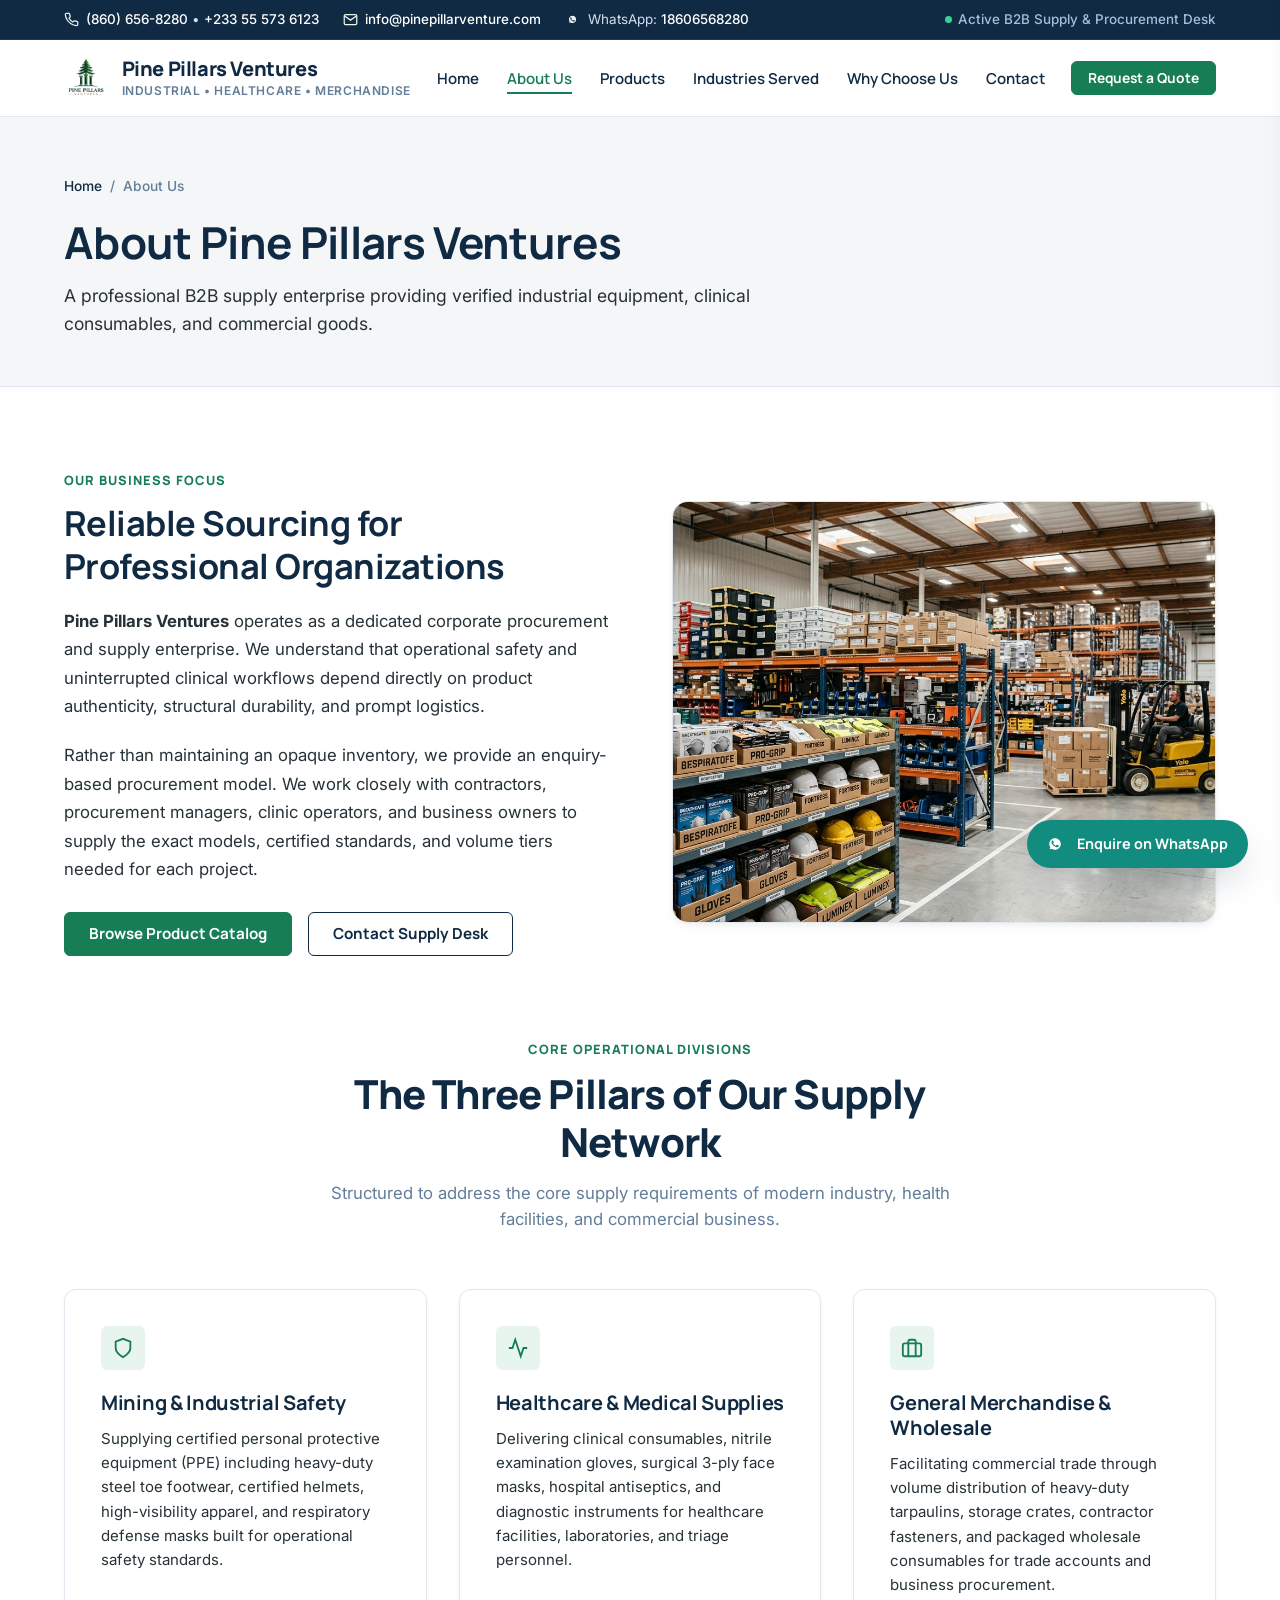
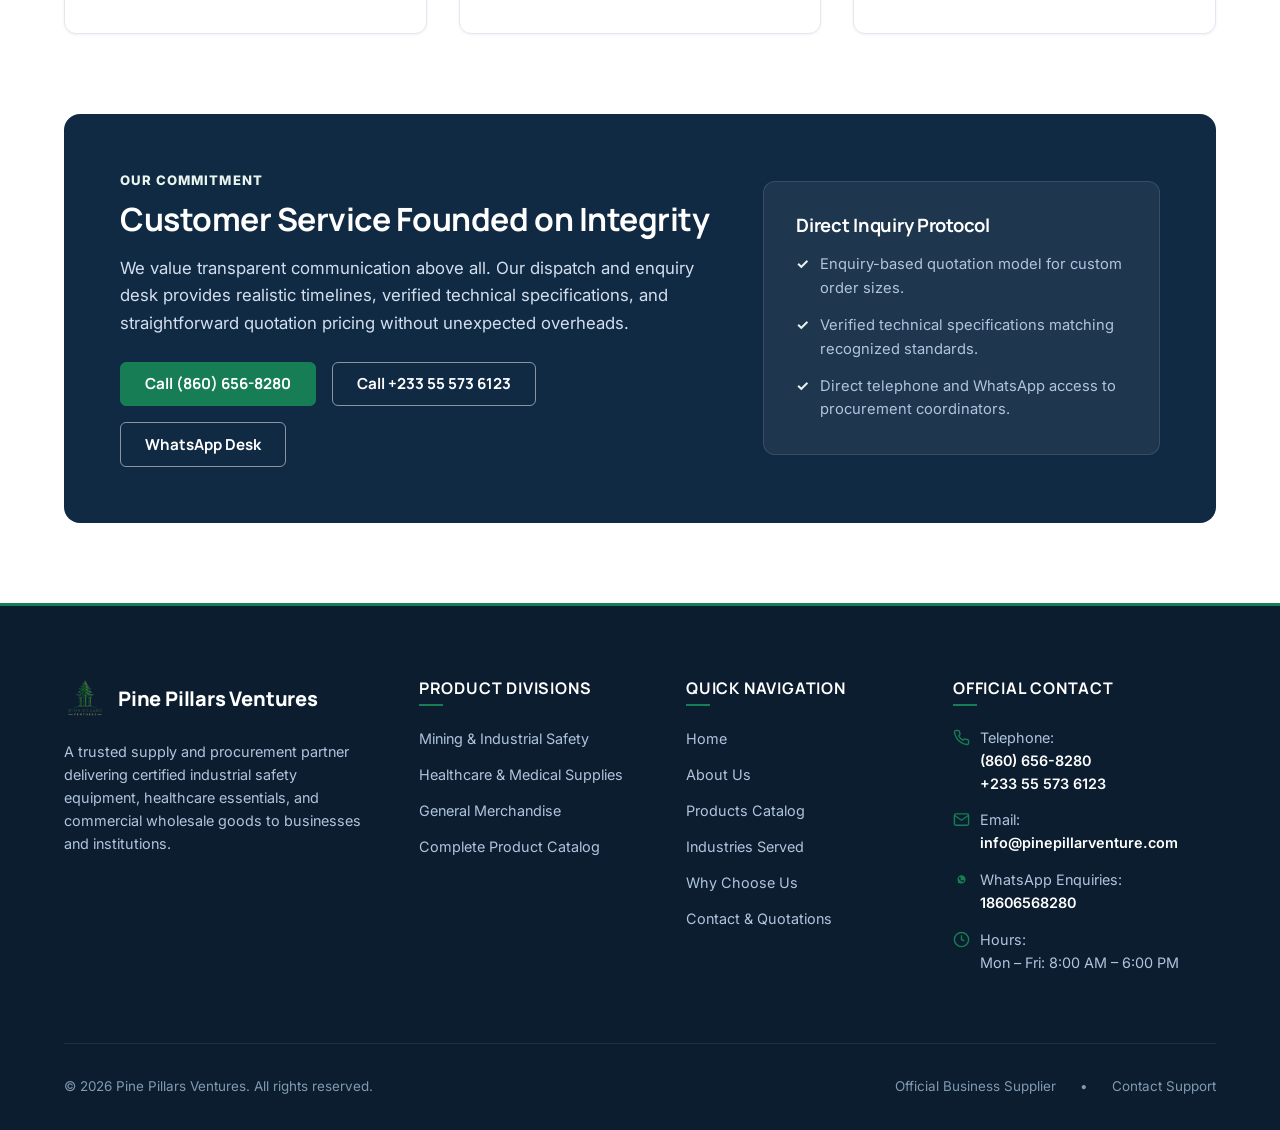
<file: pillars.html>
<!DOCTYPE html>
<html lang="en">
<head>
  <meta charset="UTF-8">
  <meta http-equiv="refresh" content="0; url=about.html">
  <meta name="viewport" content="width=device-width, initial-scale=1.0">
  <title>The Three Pillars | Pine Pillars Ventures</title>
  <link rel="canonical" href="https://pinepillarventure.com/about.html">
  <script>window.location.replace("about.html" + window.location.hash);</script>
</head>
<body>
  <p>Redirecting to <a href="about.html">About Pine Pillars Ventures</a>...</p>
</body>
</html>
</file>
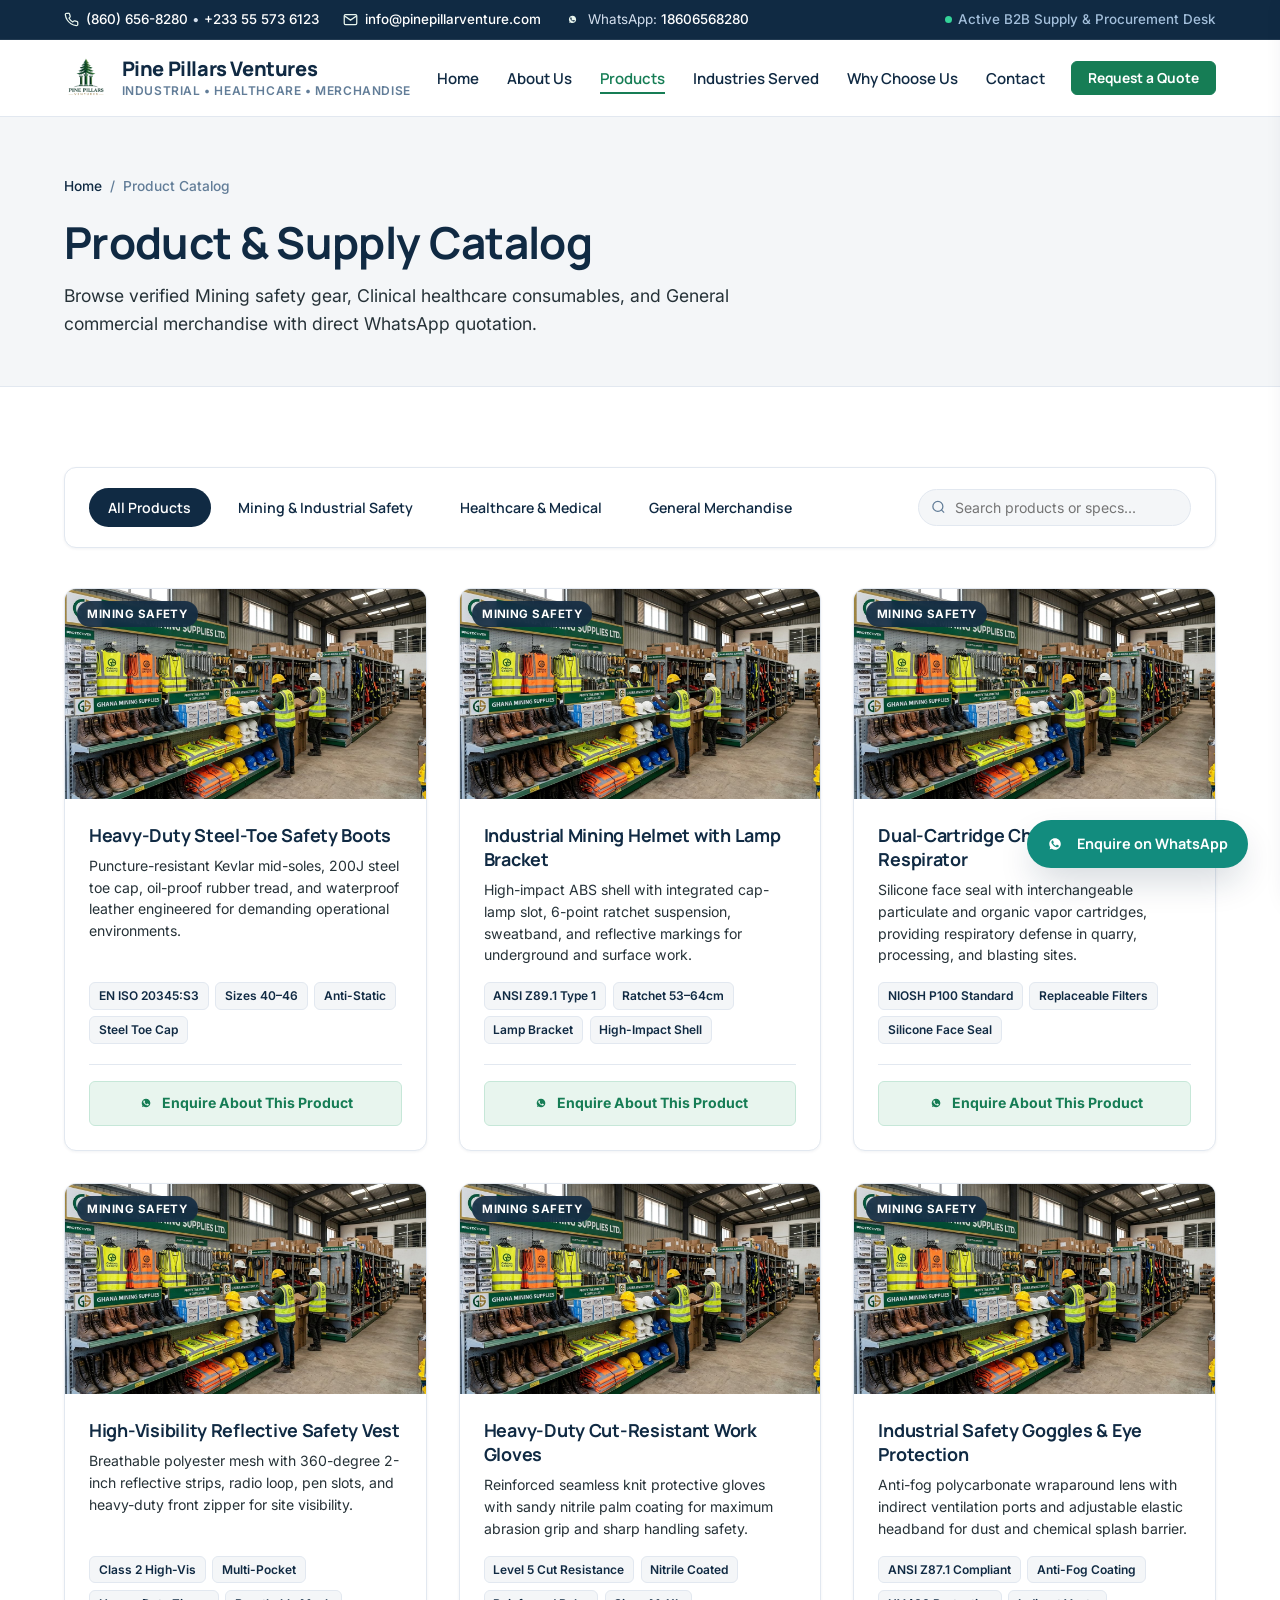
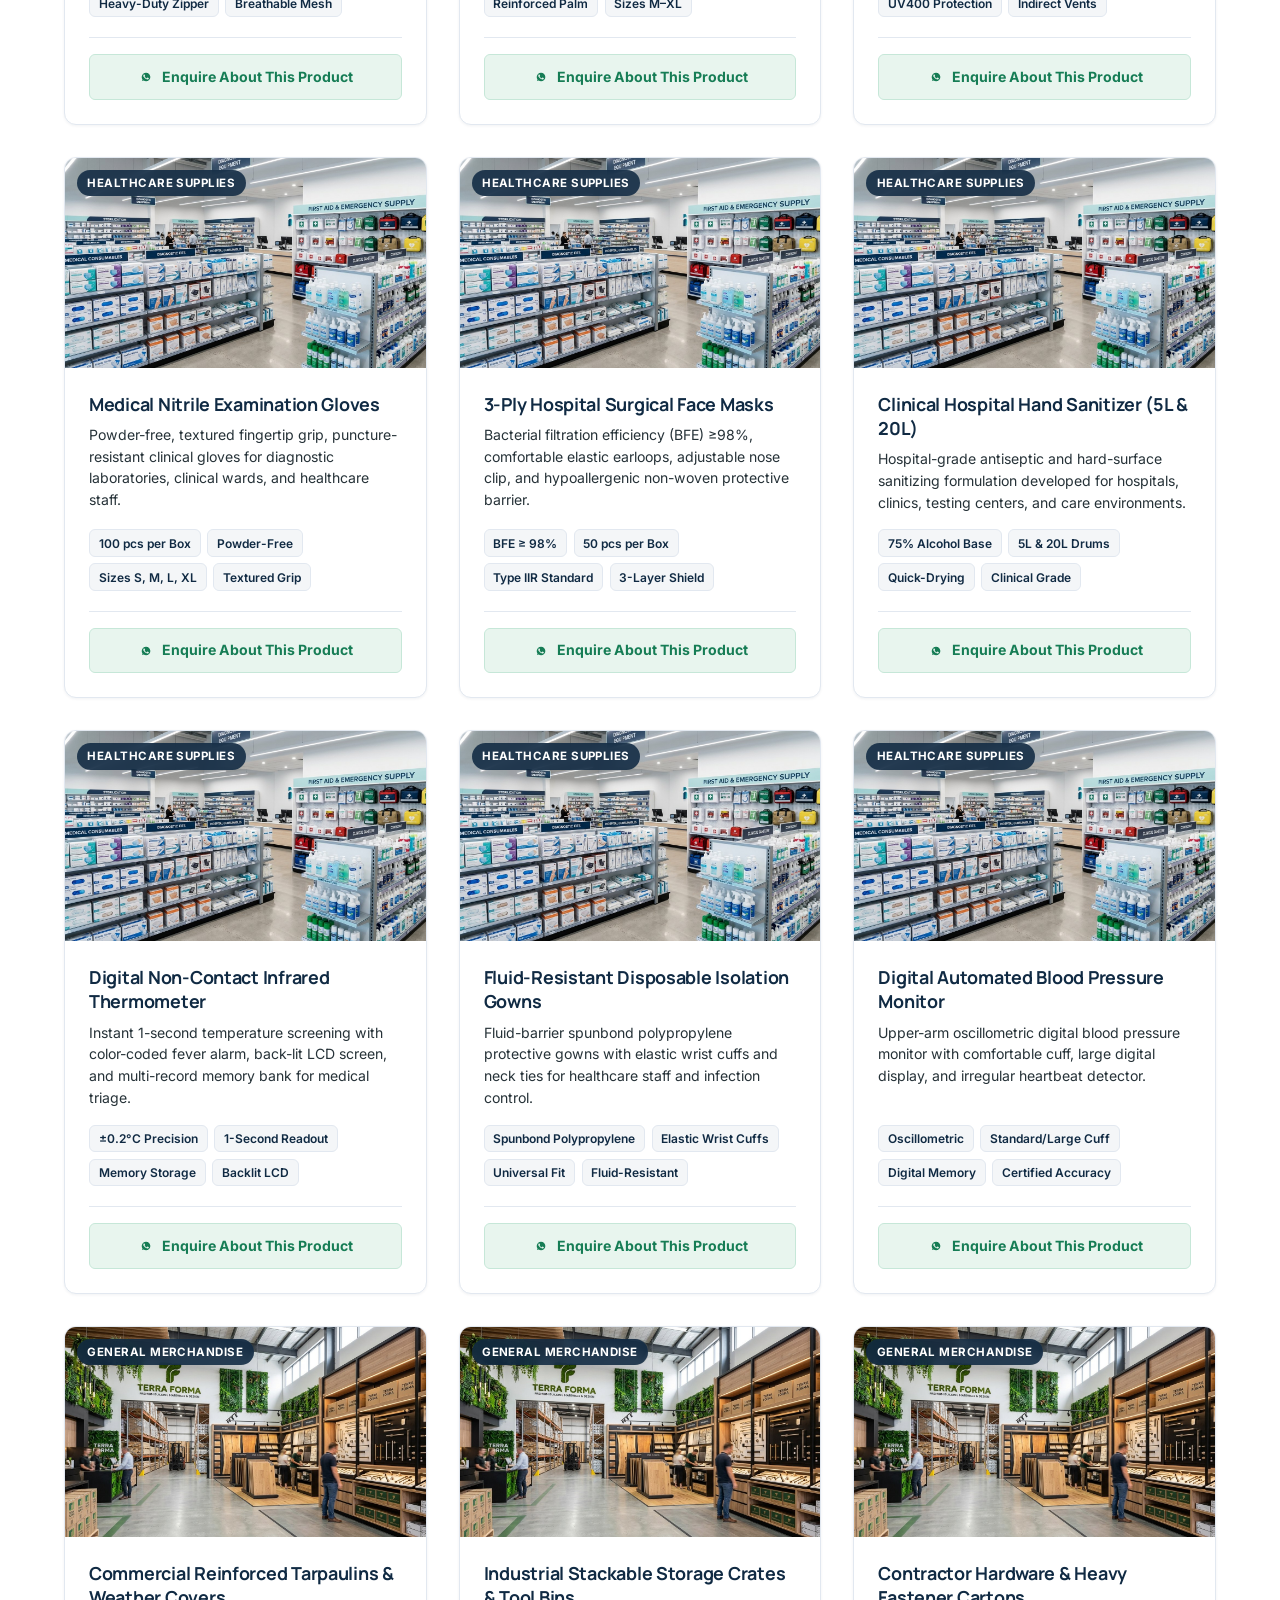
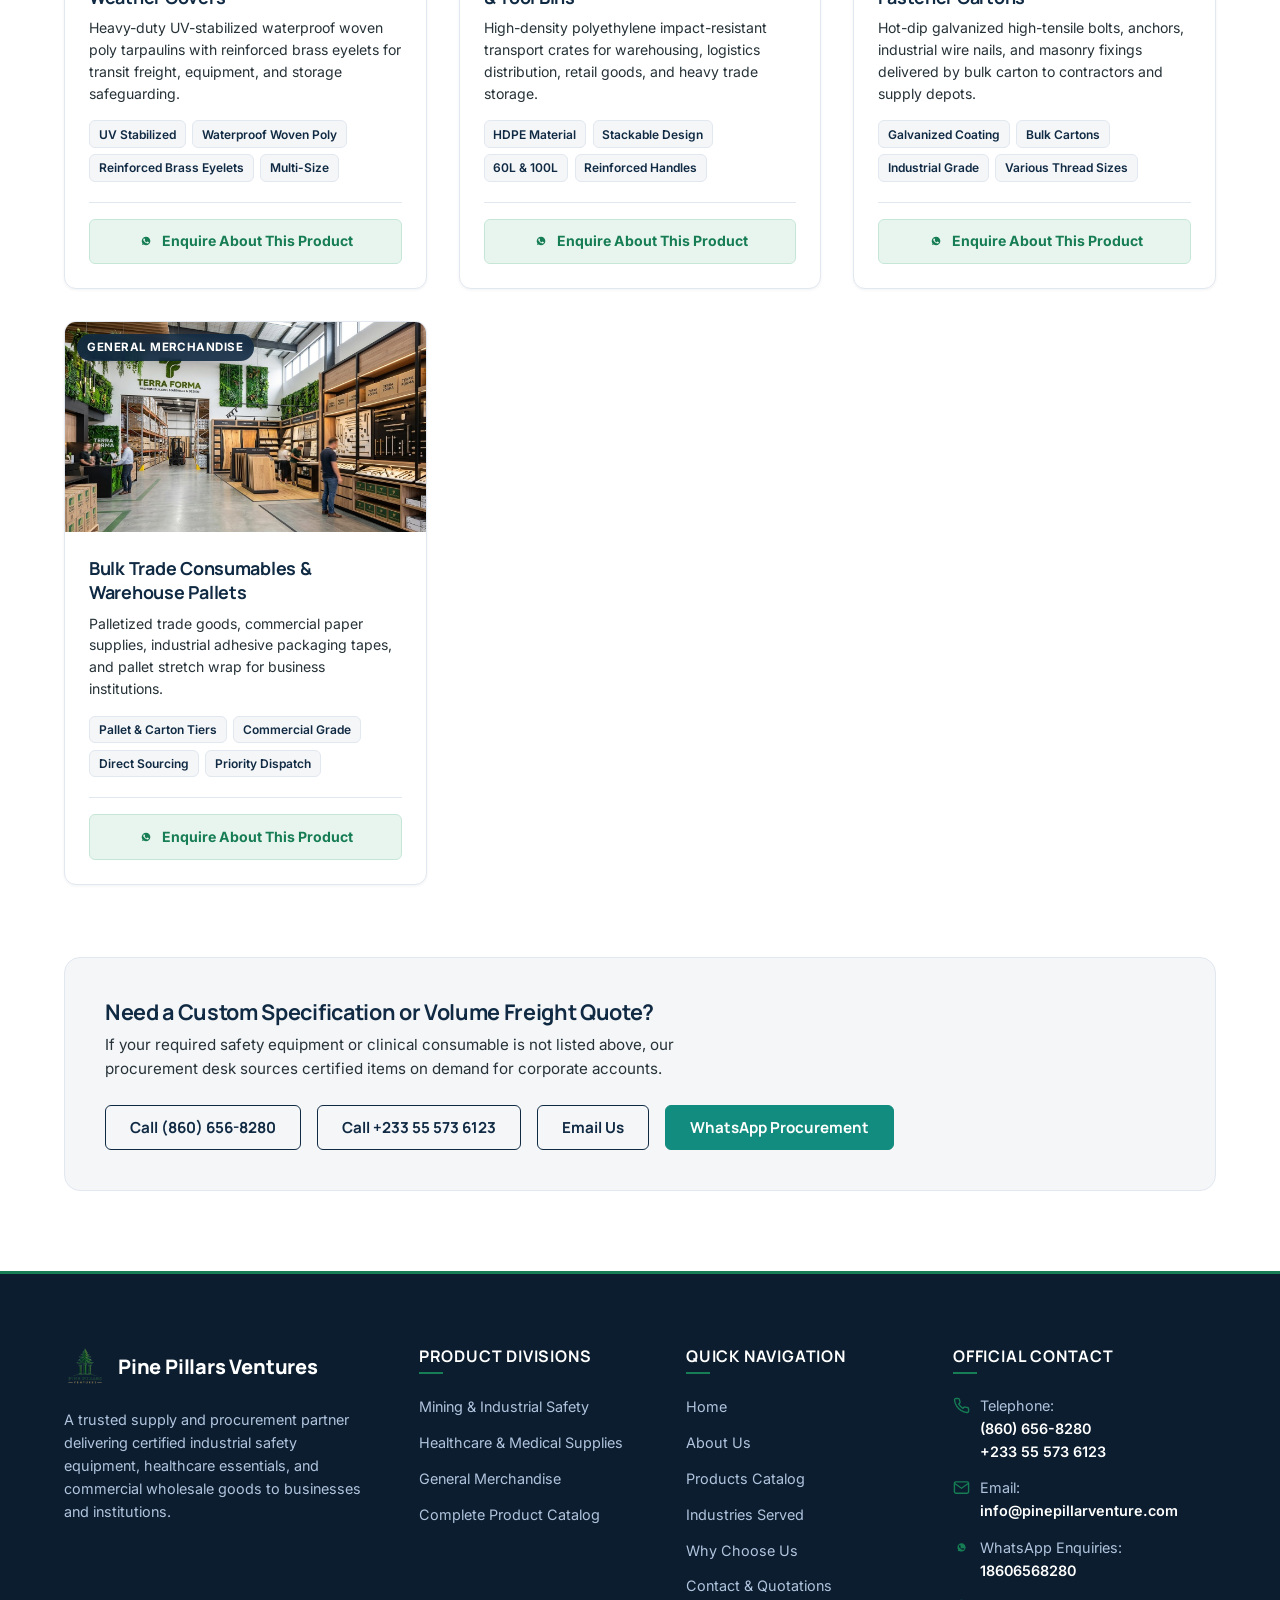
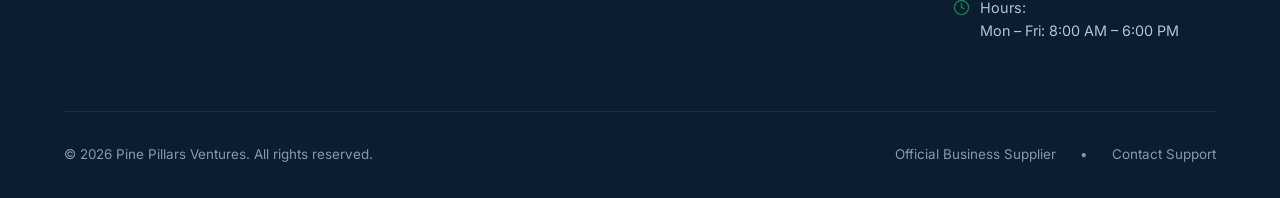
<file: products.html>
<!DOCTYPE html>
<html lang="en">
<head>
  <meta charset="UTF-8">
  <meta name="viewport" content="width=device-width, initial-scale=1.0">
  <title>Products & Supply Catalog | Pine Pillars Ventures</title>
  <meta name="description" content="Explore verified product specifications for Mining and Industrial Safety Equipment, Healthcare and Medical Supplies, and General Merchandise wholesale goods.">
  <meta name="keywords" content="Pine Pillars Ventures products, industrial safety equipment catalog, PPE Ghana, medical supplies wholesale, general merchandise catalog">
  
  <link rel="canonical" href="https://pinepillarventure.com/products.html">

  <!-- Favicon -->
  <link rel="icon" type="image/png" href="assets/logo-transparent.png">
  <link rel="apple-touch-icon" href="assets/logo.jpg">

  <!-- Open Graph -->
  <meta property="og:title" content="Products & Supply Catalog | Pine Pillars Ventures">
  <meta property="og:description" content="Browse verified specifications for Mining PPE, Healthcare supplies, and General Merchandise with direct WhatsApp quotation.">
  <meta property="og:image" content="assets/hero-warehouse.jpg">
  <meta property="og:url" content="https://pinepillarventure.com/products.html">
  <meta property="og:type" content="website">

  <!-- Google Fonts Preconnect -->
  <link rel="preconnect" href="https://fonts.googleapis.com">
  <link rel="preconnect" href="https://fonts.gstatic.com" crossorigin>

  <!-- Stylesheet -->
  <link rel="stylesheet" href="styles.css">
</head>
<body>

  <!-- Accessible Skip Link -->
  <a href="#main-content" class="skip-link">Skip to main content</a>

  <!-- Top Utility Bar -->
  <div class="top-bar">
    <div class="container top-bar-inner">
      <div class="top-bar-contacts">
        <div class="top-bar-item">
          <svg viewBox="0 0 24 24" fill="none" stroke="currentColor" stroke-width="2" aria-hidden="true"><path d="M22 16.92v3a2 2 0 0 1-2.18 2 19.79 19.79 0 0 1-8.63-3.07 19.5 19.5 0 0 1-6-6 19.79 19.79 0 0 1-3.07-8.67A2 2 0 0 1 4.11 2h3a2 2 0 0 1 2 1.72 12.84 12.84 0 0 0 .7 2.81 2 2 0 0 1-.45 2.11L8.09 9.91a16 16 0 0 0 6 6l1.27-1.27a2 2 0 0 1 2.11-.45 12.84 12.84 0 0 0 2.81.7A2 2 0 0 1 22 16.92z"/></svg>
          <span><a href="tel:+18606568280">(860) 656-8280</a> &bull; <a href="tel:+233555736123">+233 55 573 6123</a></span>
        </div>
        <div class="top-bar-item">
          <svg viewBox="0 0 24 24" fill="none" stroke="currentColor" stroke-width="2" aria-hidden="true"><path d="M4 4h16c1.1 0 2 .9 2 2v12c0 1.1-.9 2-2 2H4c-1.1 0-2-.9-2-2V6c0-1.1.9-2 2-2z"></path><polyline points="22,6 12,13 2,6"></polyline></svg>
          <a href="mailto:info@pinepillarventure.com">info@pinepillarventure.com</a>
        </div>
        <div class="top-bar-item">
          <svg viewBox="0 0 24 24" fill="currentColor" aria-hidden="true"><path d="M12.031 6.172c-3.181 0-5.767 2.586-5.768 5.766-.001 1.298.38 2.27 1.019 3.287l-.582 2.128 2.182-.573c.978.58 1.911.928 3.149.929 3.182 0 5.767-2.587 5.768-5.766.001-3.187-2.575-5.771-5.768-5.771zm3.392 8.244c-.144.405-.837.774-1.17.824-.312.045-.694.062-2.146-.537-1.745-.722-2.883-2.511-2.97-2.628-.088-.117-.714-.949-.714-1.809 0-.859.45-1.282.61-1.455.16-.174.348-.217.464-.217.116 0 .232.001.333.006.107.005.25-.041.391.298.145.348.493 1.202.536 1.29.043.087.072.189.014.305-.058.116-.087.188-.174.29-.087.101-.183.226-.261.305-.088.087-.179.182-.077.357.102.174.453.747.973 1.21 1.014.904 1.297.989 1.48 1.062.183.072.29-.014.398-.145.109-.131.464-.537.587-.725.123-.189.247-.16.413-.099.167.061 1.058.499 1.239.589.181.09.302.134.346.208.044.075.044.435-.1 1.84z"/></svg>
          <span>WhatsApp: <a href="https://wa.me/18606568280" target="_blank" rel="noopener noreferrer">18606568280</a></span>
        </div>
      </div>
      <div class="top-bar-badge">
        <span class="dot" aria-hidden="true"></span>
        <span>Active B2B Supply & Procurement Desk</span>
      </div>
    </div>
  </div>

  <!-- Header -->
  <header class="site-header" id="site-header">
    <div class="container navbar">
      <a href="index.html" class="brand" aria-label="Pine Pillars Ventures - Return to Homepage">
        <img src="assets/logo-transparent.png" alt="Pine Pillars Ventures Logo" class="brand-logo-img">
        <div class="brand-text-wrap">
          <span class="brand-name">Pine Pillars Ventures</span>
          <span class="brand-tagline">Industrial &bull; Healthcare &bull; Merchandise</span>
        </div>
      </a>

      <!-- Desktop Navigation Menu -->
      <nav aria-label="Primary Navigation">
        <ul class="nav-menu">
          <li><a href="index.html" class="nav-link">Home</a></li>
          <li><a href="about.html" class="nav-link">About Us</a></li>
          <li><a href="products.html" class="nav-link active">Products</a></li>
          <li><a href="index.html#industries" class="nav-link">Industries Served</a></li>
          <li><a href="index.html#why-us" class="nav-link">Why Choose Us</a></li>
          <li><a href="contact.html" class="nav-link">Contact</a></li>
        </ul>
      </nav>

      <!-- Action Buttons -->
      <div class="header-actions">
        <a href="contact.html#quote-form" class="btn btn-primary btn-sm">Request a Quote</a>
        <button class="mobile-toggle" aria-label="Toggle navigation menu" aria-expanded="false" aria-controls="mobile-drawer">
          <svg viewBox="0 0 24 24" fill="none" stroke="currentColor" stroke-width="2.2" aria-hidden="true"><path d="M4 6h16M4 12h16M4 18h16"/></svg>
        </button>
      </div>
    </div>
  </header>

  <!-- Mobile Backdrop Overlay -->
  <div class="mobile-overlay" aria-hidden="true"></div>

  <!-- Mobile Drawer -->
  <aside class="mobile-drawer" id="mobile-drawer" aria-label="Mobile Navigation" aria-hidden="true">
    <div class="mobile-drawer-header">
      <div class="brand">
        <img src="assets/logo-transparent.png" alt="Pine Pillars Ventures Logo" style="width: 36px; height: 36px;">
        <span class="brand-name" style="font-size: 1.1rem;">Pine Pillars</span>
      </div>
      <button class="drawer-close" aria-label="Close navigation menu">
        <svg width="24" height="24" viewBox="0 0 24 24" fill="none" stroke="currentColor" stroke-width="2" aria-hidden="true"><line x1="18" y1="6" x2="6" y2="18"></line><line x1="6" y1="6" x2="18" y2="18"></line></svg>
      </button>
    </div>
    <ul class="mobile-nav-links">
      <li><a href="index.html" class="mobile-nav-link">Home</a></li>
      <li><a href="about.html" class="mobile-nav-link">About Us</a></li>
      <li><a href="products.html" class="mobile-nav-link active">Products</a></li>
      <li><a href="index.html#industries" class="mobile-nav-link">Industries Served</a></li>
      <li><a href="index.html#why-us" class="mobile-nav-link">Why Choose Us</a></li>
      <li><a href="contact.html" class="mobile-nav-link">Contact</a></li>
    </ul>
    <div class="mobile-drawer-footer">
      <a href="contact.html#quote-form" class="btn btn-primary" style="width: 100%;">Request a Quote</a>
      <a href="https://wa.me/18606568280" target="_blank" rel="noopener noreferrer" class="btn btn-whatsapp" style="width: 100%;">
        <svg width="18" height="18" viewBox="0 0 24 24" fill="currentColor"><path d="M12.031 6.172c-3.181 0-5.767 2.586-5.768 5.766-.001 1.298.38 2.27 1.019 3.287l-.582 2.128 2.182-.573c.978.58 1.911.928 3.149.929 3.182 0 5.767-2.587 5.768-5.766.001-3.187-2.575-5.771-5.768-5.771zm3.392 8.244c-.144.405-.837.774-1.17.824-.312.045-.694.062-2.146-.537-1.745-.722-2.883-2.511-2.97-2.628-.088-.117-.714-.949-.714-1.809 0-.859.45-1.282.61-1.455.16-.174.348-.217.464-.217.116 0 .232.001.333.006.107.005.25-.041.391.298.145.348.493 1.202.536 1.29.043.087.072.189.014.305-.058.116-.087.188-.174.29-.087.101-.183.226-.261.305-.088.087-.179.182-.077.357.102.174.453.747.973 1.21 1.014.904 1.297.989 1.48 1.062.183.072.29-.014.398-.145.109-.131.464-.537.587-.725.123-.189.247-.16.413-.099.167.061 1.058.499 1.239.589.181.09.302.134.346.208.044.075.044.435-.1 1.84z"/></svg>
        <span>WhatsApp: (860) 656-8280</span>
      </a>
    </div>
  </aside>

  <!-- Main Content -->
  <main id="main-content">

    <!-- Page Header / Hero -->
    <section class="section-alt" style="padding: 3.5rem 0 3rem; border-bottom: 1px solid var(--border-light);">
      <div class="container">
        <div style="margin-bottom: 1rem;">
          <span style="font-size: 0.86rem; color: var(--color-charcoal-muted); font-weight: 500;">
            <a href="index.html" style="color: var(--color-navy);">Home</a> &nbsp;/&nbsp; <span>Product Catalog</span>
          </span>
        </div>
        <h1 style="font-size: clamp(2rem, 3.5vw, 2.75rem); color: var(--color-navy); margin-bottom: 0.75rem;">
          Product & Supply Catalog
        </h1>
        <p style="font-size: 1.1rem; color: var(--color-charcoal); max-width: 720px; margin: 0;">
          Browse verified Mining safety gear, Clinical healthcare consumables, and General commercial merchandise with direct WhatsApp quotation.
        </p>
      </div>
    </section>

    <!-- Catalog Section -->
    <section class="section" id="catalog-section" aria-label="Product Catalog">
      <div class="container">

        <!-- Filter & Search Toolbar -->
        <div class="catalog-filter-bar">
          <div class="filter-tabs" role="tablist" aria-label="Product categories">
            <button class="filter-btn active" data-filter="all" role="tab" aria-selected="true">All Products</button>
            <button class="filter-btn" data-filter="mining" role="tab" aria-selected="false">Mining & Industrial Safety</button>
            <button class="filter-btn" data-filter="healthcare" role="tab" aria-selected="false">Healthcare & Medical</button>
            <button class="filter-btn" data-filter="general" role="tab" aria-selected="false">General Merchandise</button>
          </div>
          <div class="filter-search-box">
            <svg viewBox="0 0 24 24" fill="none" stroke="currentColor" stroke-width="2" aria-hidden="true"><circle cx="11" cy="11" r="8"></circle><line x1="21" y1="21" x2="16.65" y2="16.65"></line></svg>
            <input type="text" id="catalog-search" class="filter-search-input" placeholder="Search products or specs..." aria-label="Search catalog products">
          </div>
        </div>

        <!-- Dynamic Product Grid (populated from js/products.js) -->
        <div class="products-grid" id="products-container" data-homepage="false">
          <!-- Populated by JavaScript -->
        </div>

        <!-- Procurement Notice Card -->
        <div class="procurement-banner">
          <div style="max-width: 650px;">
            <h3 style="font-size: 1.35rem; color: var(--color-navy); margin-bottom: 0.5rem;">Need a Custom Specification or Volume Freight Quote?</h3>
            <p style="color: var(--color-charcoal); font-size: 0.95rem; margin: 0;">
              If your required safety equipment or clinical consumable is not listed above, our procurement desk sources certified items on demand for corporate accounts.
            </p>
          </div>
          <div class="procurement-banner-actions">
            <a href="tel:+18606568280" class="btn btn-outline">Call (860) 656-8280</a>
            <a href="tel:+233555736123" class="btn btn-outline">Call +233 55 573 6123</a>
            <a href="mailto:info@pinepillarventure.com" class="btn btn-outline">Email Us</a>
            <a href="https://wa.me/18606568280?text=Hello%20Pine%20Pillars%20Ventures%2C%20I%20have%20a%20custom%20supply%20procurement%20enquiry." target="_blank" rel="noopener noreferrer" class="btn btn-whatsapp">
              WhatsApp Procurement
            </a>
          </div>
        </div>

      </div>
    </section>

  </main>

  <!-- Floating WhatsApp Button -->
  <a href="https://wa.me/18606568280?text=Hello%20Pine%20Pillars%20Ventures%2C%20I%20would%20like%20to%20enquire%20about%20your%20products%20and%20services.%20Please%20assist%20me%20with%20more%20information%20and%20a%20quotation." target="_blank" rel="noopener noreferrer" class="floating-whatsapp" aria-label="Enquire on WhatsApp with Pine Pillars Ventures">
    <svg viewBox="0 0 24 24" fill="currentColor" aria-hidden="true"><path d="M12.031 6.172c-3.181 0-5.767 2.586-5.768 5.766-.001 1.298.38 2.27 1.019 3.287l-.582 2.128 2.182-.573c.978.58 1.911.928 3.149.929 3.182 0 5.767-2.587 5.768-5.766.001-3.187-2.575-5.771-5.768-5.771zm3.392 8.244c-.144.405-.837.774-1.17.824-.312.045-.694.062-2.146-.537-1.745-.722-2.883-2.511-2.97-2.628-.088-.117-.714-.949-.714-1.809 0-.859.45-1.282.61-1.455.16-.174.348-.217.464-.217.116 0 .232.001.333.006.107.005.25-.041.391.298.145.348.493 1.202.536 1.29.043.087.072.189.014.305-.058.116-.087.188-.174.29-.087.101-.183.226-.261.305-.088.087-.179.182-.077.357.102.174.453.747.973 1.21 1.014.904 1.297.989 1.48 1.062.183.072.29-.014.398-.145.109-.131.464-.537.587-.725.123-.189.247-.16.413-.099.167.061 1.058.499 1.239.589.181.09.302.134.346.208.044.075.044.435-.1 1.84z"/></svg>
    <span>Enquire on WhatsApp</span>
  </a>

  <!-- Footer -->
  <footer class="site-footer">
    <div class="container">
      <div class="footer-grid">
        <div class="footer-brand">
          <div class="footer-logo-row">
            <img src="assets/logo-transparent.png" alt="Pine Pillars Ventures Logo" class="footer-logo-img">
            <span class="footer-brand-name">Pine Pillars Ventures</span>
          </div>
          <p class="footer-intro">
            A trusted supply and procurement partner delivering certified industrial safety equipment, healthcare essentials, and commercial wholesale goods to businesses and institutions.
          </p>
        </div>
        <div>
          <h3 class="footer-title">Product Divisions</h3>
          <ul class="footer-links">
            <li><a href="products.html?category=mining">Mining & Industrial Safety</a></li>
            <li><a href="products.html?category=healthcare">Healthcare & Medical Supplies</a></li>
            <li><a href="products.html?category=general">General Merchandise</a></li>
            <li><a href="products.html">Complete Product Catalog</a></li>
          </ul>
        </div>
        <div>
          <h3 class="footer-title">Quick Navigation</h3>
          <ul class="footer-links">
            <li><a href="index.html">Home</a></li>
            <li><a href="about.html">About Us</a></li>
            <li><a href="products.html">Products Catalog</a></li>
            <li><a href="index.html#industries">Industries Served</a></li>
            <li><a href="index.html#why-us">Why Choose Us</a></li>
            <li><a href="contact.html">Contact & Quotations</a></li>
          </ul>
        </div>
        <div>
          <h3 class="footer-title">Official Contact</h3>
          <div class="footer-contact-item">
            <svg viewBox="0 0 24 24" fill="none" stroke="currentColor" stroke-width="2" aria-hidden="true"><path d="M22 16.92v3a2 2 0 0 1-2.18 2 19.79 19.79 0 0 1-8.63-3.07 19.5 19.5 0 0 1-6-6 19.79 19.79 0 0 1-3.07-8.67A2 2 0 0 1 4.11 2h3a2 2 0 0 1 2 1.72 12.84 12.84 0 0 0 .7 2.81 2 2 0 0 1-.45 2.11L8.09 9.91a16 16 0 0 0 6 6l1.27-1.27a2 2 0 0 1 2.11-.45 12.84 12.84 0 0 0 2.81.7A2 2 0 0 1 22 16.92z"/></svg>
            <div>
              <span>Telephone:</span><br>
              <a href="tel:+18606568280">(860) 656-8280</a><br>
              <a href="tel:+233555736123">+233 55 573 6123</a>
            </div>
          </div>
          <div class="footer-contact-item">
            <svg viewBox="0 0 24 24" fill="none" stroke="currentColor" stroke-width="2" aria-hidden="true"><path d="M4 4h16c1.1 0 2 .9 2 2v12c0 1.1-.9 2-2 2H4c-1.1 0-2-.9-2-2V6c0-1.1.9-2 2-2z"></path><polyline points="22,6 12,13 2,6"></polyline></svg>
            <div>
              <span>Email:</span><br>
              <a href="mailto:info@pinepillarventure.com">info@pinepillarventure.com</a>
            </div>
          </div>
          <div class="footer-contact-item">
            <svg viewBox="0 0 24 24" fill="currentColor" aria-hidden="true"><path d="M12.031 6.172c-3.181 0-5.767 2.586-5.768 5.766-.001 1.298.38 2.27 1.019 3.287l-.582 2.128 2.182-.573c.978.58 1.911.928 3.149.929 3.182 0 5.767-2.587 5.768-5.766.001-3.187-2.575-5.771-5.768-5.771zm3.392 8.244c-.144.405-.837.774-1.17.824-.312.045-.694.062-2.146-.537-1.745-.722-2.883-2.511-2.97-2.628-.088-.117-.714-.949-.714-1.809 0-.859.45-1.282.61-1.455.16-.174.348-.217.464-.217.116 0 .232.001.333.006.107.005.25-.041.391.298.145.348.493 1.202.536 1.29.043.087.072.189.014.305-.058.116-.087.188-.174.29-.087.101-.183.226-.261.305-.088.087-.179.182-.077.357.102.174.453.747.973 1.21 1.014.904 1.297.989 1.48 1.062.183.072.29-.014.398-.145.109-.131.464-.537.587-.725.123-.189.247-.16.413-.099.167.061 1.058.499 1.239.589.181.09.302.134.346.208.044.075.044.435-.1 1.84z"/></svg>
            <div>
              <span>WhatsApp Enquiries:</span><br>
              <a href="https://wa.me/18606568280" target="_blank" rel="noopener noreferrer">18606568280</a>
            </div>
          </div>
          <div class="footer-contact-item">
            <svg viewBox="0 0 24 24" fill="none" stroke="currentColor" stroke-width="2" aria-hidden="true"><circle cx="12" cy="12" r="10"></circle><polyline points="12 6 12 12 16 14"></polyline></svg>
            <div>
              <span>Hours:</span><br>
              <span>Mon &ndash; Fri: 8:00 AM &ndash; 6:00 PM</span>
            </div>
          </div>
        </div>
      </div>
      <div class="footer-bottom">
        <div>
          &copy; <span id="current-year">2026</span> Pine Pillars Ventures. All rights reserved.
        </div>
        <div class="footer-bottom-links">
          <span>Official Business Supplier</span>
          <span>&bull;</span>
          <a href="contact.html">Contact Support</a>
        </div>
      </div>
    </div>
  </footer>

  <!-- Scripts -->
  <script src="js/products.js"></script>
  <script src="js/main.js"></script>
</body>
</html>
</file>
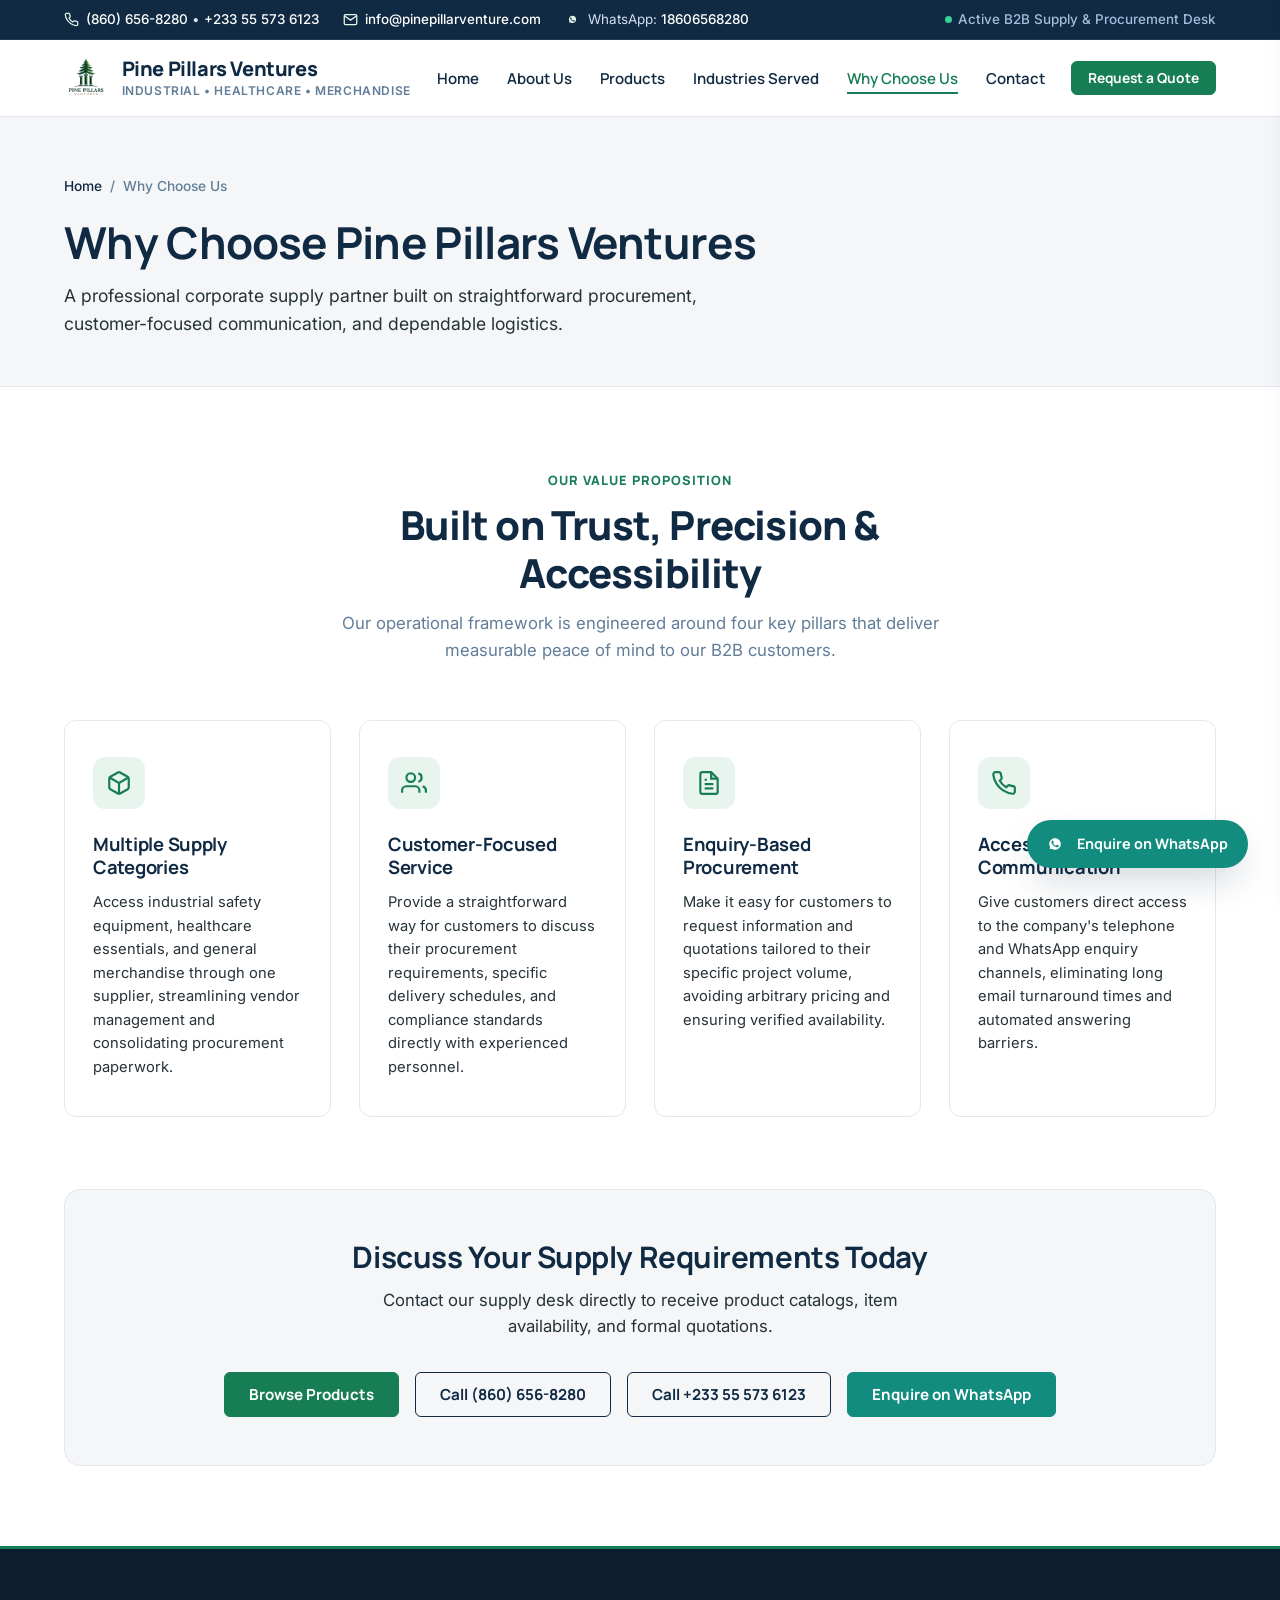
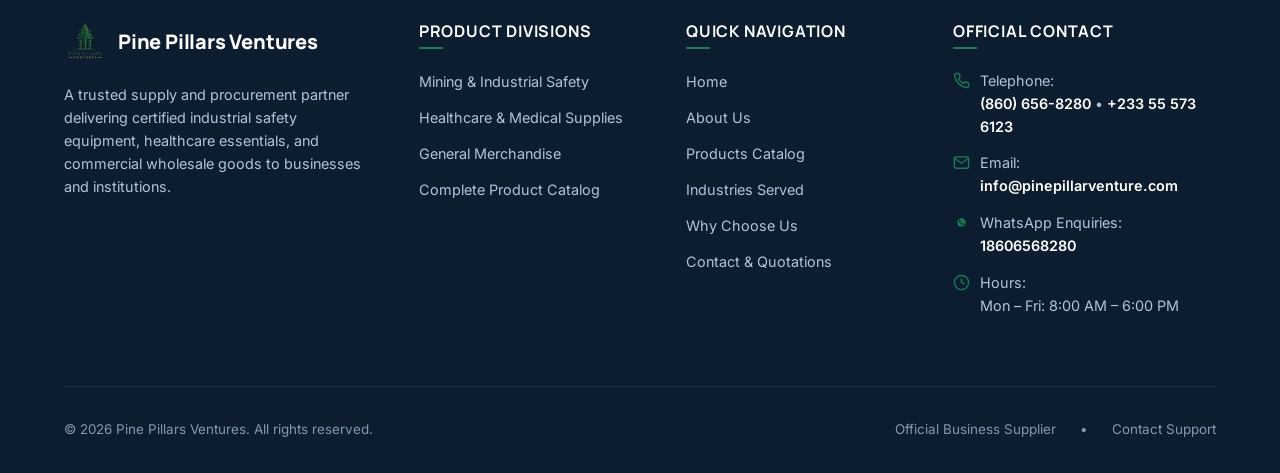
<file: why-us.html>
<!DOCTYPE html>
<html lang="en">
<head>
  <meta charset="UTF-8">
  <meta name="viewport" content="width=device-width, initial-scale=1.0">
  <title>Why Choose Us | Pine Pillars Ventures</title>
  <meta name="description" content="Discover why organizations choose Pine Pillars Ventures for industrial safety equipment, healthcare essentials, and general commercial merchandise.">
  <meta name="keywords" content="Why Choose Pine Pillars Ventures, B2B supply partner, industrial procurement, healthcare distributor">
  
  <link rel="canonical" href="https://pinepillarventure.com/why-us.html">

  <!-- Favicon -->
  <link rel="icon" type="image/png" href="assets/logo-transparent.png">
  <link rel="apple-touch-icon" href="assets/logo.jpg">

  <!-- Open Graph -->
  <meta property="og:title" content="Why Choose Us | Pine Pillars Ventures">
  <meta property="og:description" content="A dependable supply relationship founded on verified specifications, customer-focused service, and direct communication.">
  <meta property="og:image" content="assets/hero-warehouse.jpg">
  <meta property="og:url" content="https://pinepillarventure.com/why-us.html">
  <meta property="og:type" content="website">

  <!-- Google Fonts Preconnect -->
  <link rel="preconnect" href="https://fonts.googleapis.com">
  <link rel="preconnect" href="https://fonts.gstatic.com" crossorigin>

  <!-- Stylesheet -->
  <link rel="stylesheet" href="styles.css">
</head>
<body>

  <!-- Accessible Skip Link -->
  <a href="#main-content" class="skip-link">Skip to main content</a>

  <!-- Top Utility Bar -->
  <div class="top-bar">
    <div class="container top-bar-inner">
      <div class="top-bar-contacts">
        <div class="top-bar-item">
          <svg viewBox="0 0 24 24" fill="none" stroke="currentColor" stroke-width="2" aria-hidden="true"><path d="M22 16.92v3a2 2 0 0 1-2.18 2 19.79 19.79 0 0 1-8.63-3.07 19.5 19.5 0 0 1-6-6 19.79 19.79 0 0 1-3.07-8.67A2 2 0 0 1 4.11 2h3a2 2 0 0 1 2 1.72 12.84 12.84 0 0 0 .7 2.81 2 2 0 0 1-.45 2.11L8.09 9.91a16 16 0 0 0 6 6l1.27-1.27a2 2 0 0 1 2.11-.45 12.84 12.84 0 0 0 2.81.7A2 2 0 0 1 22 16.92z"/></svg>
          <span><a href="tel:+18606568280">(860) 656-8280</a> &bull; <a href="tel:+233555736123">+233 55 573 6123</a></span>
        </div>
        <div class="top-bar-item">
          <svg viewBox="0 0 24 24" fill="none" stroke="currentColor" stroke-width="2" aria-hidden="true"><path d="M4 4h16c1.1 0 2 .9 2 2v12c0 1.1-.9 2-2 2H4c-1.1 0-2-.9-2-2V6c0-1.1.9-2 2-2z"></path><polyline points="22,6 12,13 2,6"></polyline></svg>
          <a href="mailto:info@pinepillarventure.com">info@pinepillarventure.com</a>
        </div>
        <div class="top-bar-item">
          <svg viewBox="0 0 24 24" fill="currentColor" aria-hidden="true"><path d="M12.031 6.172c-3.181 0-5.767 2.586-5.768 5.766-.001 1.298.38 2.27 1.019 3.287l-.582 2.128 2.182-.573c.978.58 1.911.928 3.149.929 3.182 0 5.767-2.587 5.768-5.766.001-3.187-2.575-5.771-5.768-5.771zm3.392 8.244c-.144.405-.837.774-1.17.824-.312.045-.694.062-2.146-.537-1.745-.722-2.883-2.511-2.97-2.628-.088-.117-.714-.949-.714-1.809 0-.859.45-1.282.61-1.455.16-.174.348-.217.464-.217.116 0 .232.001.333.006.107.005.25-.041.391.298.145.348.493 1.202.536 1.29.043.087.072.189.014.305-.058.116-.087.188-.174.29-.087.101-.183.226-.261.305-.088.087-.179.182-.077.357.102.174.453.747.973 1.21 1.014.904 1.297.989 1.48 1.062.183.072.29-.014.398-.145.109-.131.464-.537.587-.725.123-.189.247-.16.413-.099.167.061 1.058.499 1.239.589.181.09.302.134.346.208.044.075.044.435-.1 1.84z"/></svg>
          <span>WhatsApp: <a href="https://wa.me/18606568280" target="_blank" rel="noopener noreferrer">18606568280</a></span>
        </div>
      </div>
      <div class="top-bar-badge">
        <span class="dot" aria-hidden="true"></span>
        <span>Active B2B Supply & Procurement Desk</span>
      </div>
    </div>
  </div>

  <!-- Header -->
  <header class="site-header" id="site-header">
    <div class="container navbar">
      <a href="index.html" class="brand" aria-label="Pine Pillars Ventures - Return to Homepage">
        <img src="assets/logo-transparent.png" alt="Pine Pillars Ventures Logo" class="brand-logo-img">
        <div class="brand-text-wrap">
          <span class="brand-name">Pine Pillars Ventures</span>
          <span class="brand-tagline">Industrial &bull; Healthcare &bull; Merchandise</span>
        </div>
      </a>

      <!-- Desktop Navigation Menu -->
      <nav aria-label="Primary Navigation">
        <ul class="nav-menu">
          <li><a href="index.html" class="nav-link">Home</a></li>
          <li><a href="about.html" class="nav-link">About Us</a></li>
          <li><a href="products.html" class="nav-link">Products</a></li>
          <li><a href="index.html#industries" class="nav-link">Industries Served</a></li>
          <li><a href="why-us.html" class="nav-link active">Why Choose Us</a></li>
          <li><a href="contact.html" class="nav-link">Contact</a></li>
        </ul>
      </nav>

      <!-- Action Buttons -->
      <div class="header-actions">
        <a href="contact.html#quote-form" class="btn btn-primary btn-sm">Request a Quote</a>
        <button class="mobile-toggle" aria-label="Toggle navigation menu" aria-expanded="false" aria-controls="mobile-drawer">
          <svg viewBox="0 0 24 24" fill="none" stroke="currentColor" stroke-width="2.2" aria-hidden="true"><path d="M4 6h16M4 12h16M4 18h16"/></svg>
        </button>
      </div>
    </div>
  </header>

  <!-- Mobile Backdrop Overlay -->
  <div class="mobile-overlay" aria-hidden="true"></div>

  <!-- Mobile Drawer -->
  <aside class="mobile-drawer" id="mobile-drawer" aria-label="Mobile Navigation" aria-hidden="true">
    <div class="mobile-drawer-header">
      <div class="brand">
        <img src="assets/logo-transparent.png" alt="Pine Pillars Ventures Logo" style="width: 36px; height: 36px;">
        <span class="brand-name" style="font-size: 1.1rem;">Pine Pillars</span>
      </div>
      <button class="drawer-close" aria-label="Close navigation menu">
        <svg width="24" height="24" viewBox="0 0 24 24" fill="none" stroke="currentColor" stroke-width="2" aria-hidden="true"><line x1="18" y1="6" x2="6" y2="18"></line><line x1="6" y1="6" x2="18" y2="18"></line></svg>
      </button>
    </div>
    <ul class="mobile-nav-links">
      <li><a href="index.html" class="mobile-nav-link">Home</a></li>
      <li><a href="about.html" class="mobile-nav-link">About Us</a></li>
      <li><a href="products.html" class="mobile-nav-link">Products</a></li>
      <li><a href="index.html#industries" class="mobile-nav-link">Industries Served</a></li>
      <li><a href="why-us.html" class="mobile-nav-link active">Why Choose Us</a></li>
      <li><a href="contact.html" class="mobile-nav-link">Contact</a></li>
    </ul>
    <div class="mobile-drawer-footer">
      <a href="contact.html#quote-form" class="btn btn-primary" style="width: 100%;">Request a Quote</a>
      <a href="https://wa.me/18606568280" target="_blank" rel="noopener noreferrer" class="btn btn-whatsapp" style="width: 100%;">
        <svg width="18" height="18" viewBox="0 0 24 24" fill="currentColor"><path d="M12.031 6.172c-3.181 0-5.767 2.586-5.768 5.766-.001 1.298.38 2.27 1.019 3.287l-.582 2.128 2.182-.573c.978.58 1.911.928 3.149.929 3.182 0 5.767-2.587 5.768-5.766.001-3.187-2.575-5.771-5.768-5.771zm3.392 8.244c-.144.405-.837.774-1.17.824-.312.045-.694.062-2.146-.537-1.745-.722-2.883-2.511-2.97-2.628-.088-.117-.714-.949-.714-1.809 0-.859.45-1.282.61-1.455.16-.174.348-.217.464-.217.116 0 .232.001.333.006.107.005.25-.041.391.298.145.348.493 1.202.536 1.29.043.087.072.189.014.305-.058.116-.087.188-.174.29-.087.101-.183.226-.261.305-.088.087-.179.182-.077.357.102.174.453.747.973 1.21 1.014.904 1.297.989 1.48 1.062.183.072.29-.014.398-.145.109-.131.464-.537.587-.725.123-.189.247-.16.413-.099.167.061 1.058.499 1.239.589.181.09.302.134.346.208.044.075.044.435-.1 1.84z"/></svg>
        <span>WhatsApp: (860) 656-8280</span>
      </a>
    </div>
  </aside>

  <!-- Main Content -->
  <main id="main-content">

    <!-- Page Header -->
    <section class="section-alt" style="padding: 3.5rem 0 3rem; border-bottom: 1px solid var(--border-light);">
      <div class="container">
        <div style="margin-bottom: 1rem;">
          <span style="font-size: 0.86rem; color: var(--color-charcoal-muted); font-weight: 500;">
            <a href="index.html" style="color: var(--color-navy);">Home</a> &nbsp;/&nbsp; <span>Why Choose Us</span>
          </span>
        </div>
        <h1 style="font-size: clamp(2rem, 3.5vw, 2.75rem); color: var(--color-navy); margin-bottom: 0.75rem;">
          Why Choose Pine Pillars Ventures
        </h1>
        <p style="font-size: 1.1rem; color: var(--color-charcoal); max-width: 720px; margin: 0;">
          A professional corporate supply partner built on straightforward procurement, customer-focused communication, and dependable logistics.
        </p>
      </div>
    </section>

    <!-- 4 Value Proposition Blocks -->
    <section class="section">
      <div class="container">
        <div class="section-header">
          <span class="section-label">OUR VALUE PROPOSITION</span>
          <h2 class="section-title">Built on Trust, Precision & Accessibility</h2>
          <p class="section-subtitle">
            Our operational framework is engineered around four key pillars that deliver measurable peace of mind to our B2B customers.
          </p>
        </div>

        <div class="why-us-grid" style="margin-bottom: 4.5rem;">
          <!-- Feature 1 -->
          <div class="why-card">
            <div class="why-icon-box" aria-hidden="true">
              <svg viewBox="0 0 24 24" fill="none" stroke="currentColor" stroke-width="2"><path d="M21 16V8a2 2 0 0 0-1-1.73l-7-4a2 2 0 0 0-2 0l-7 4A2 2 0 0 0 3 8v8a2 2 0 0 0 1 1.73l7 4a2 2 0 0 0 2 0l7-4A2 2 0 0 0 21 16z"></path><polyline points="3.27 6.96 12 12.01 20.73 6.96"></polyline><line x1="12" y1="22.08" x2="12" y2="12"></line></svg>
            </div>
            <h3 class="why-card-title">Multiple Supply Categories</h3>
            <p class="why-card-desc">
              Access industrial safety equipment, healthcare essentials, and general merchandise through one supplier, streamlining vendor management and consolidating procurement paperwork.
            </p>
          </div>

          <!-- Feature 2 -->
          <div class="why-card">
            <div class="why-icon-box" aria-hidden="true">
              <svg viewBox="0 0 24 24" fill="none" stroke="currentColor" stroke-width="2"><path d="M17 21v-2a4 4 0 0 0-4-4H5a4 4 0 0 0-4 4v2"></path><circle cx="9" cy="7" r="4"></circle><path d="M23 21v-2a4 4 0 0 0-3-3.87"></path><path d="M16 3.13a4 4 0 0 1 0 7.75"></path></svg>
            </div>
            <h3 class="why-card-title">Customer-Focused Service</h3>
            <p class="why-card-desc">
              Provide a straightforward way for customers to discuss their procurement requirements, specific delivery schedules, and compliance standards directly with experienced personnel.
            </p>
          </div>

          <!-- Feature 3 -->
          <div class="why-card">
            <div class="why-icon-box" aria-hidden="true">
              <svg viewBox="0 0 24 24" fill="none" stroke="currentColor" stroke-width="2"><path d="M14 2H6a2 2 0 0 0-2 2v16a2 2 0 0 0 2 2h12a2 2 0 0 0 2-2V8z"></path><polyline points="14 2 14 8 20 8"></polyline><line x1="16" y1="13" x2="8" y2="13"></line><line x1="16" y1="17" x2="8" y2="17"></line><polyline points="10 9 9 9 8 9"></polyline></svg>
            </div>
            <h3 class="why-card-title">Enquiry-Based Procurement</h3>
            <p class="why-card-desc">
              Make it easy for customers to request information and quotations tailored to their specific project volume, avoiding arbitrary pricing and ensuring verified availability.
            </p>
          </div>

          <!-- Feature 4 -->
          <div class="why-card">
            <div class="why-icon-box" aria-hidden="true">
              <svg viewBox="0 0 24 24" fill="none" stroke="currentColor" stroke-width="2"><path d="M22 16.92v3a2 2 0 0 1-2.18 2 19.79 19.79 0 0 1-8.63-3.07 19.5 19.5 0 0 1-6-6 19.79 19.79 0 0 1-3.07-8.67A2 2 0 0 1 4.11 2h3a2 2 0 0 1 2 1.72 12.84 12.84 0 0 0 .7 2.81 2 2 0 0 1-.45 2.11L8.09 9.91a16 16 0 0 0 6 6l1.27-1.27a2 2 0 0 1 2.11-.45 12.84 12.84 0 0 0 2.81.7A2 2 0 0 1 22 16.92z"/></svg>
            </div>
            <h3 class="why-card-title">Accessible Communication</h3>
            <p class="why-card-desc">
              Give customers direct access to the company's telephone and WhatsApp enquiry channels, eliminating long email turnaround times and automated answering barriers.
            </p>
          </div>
        </div>

        <!-- Conversion Callout -->
        <div class="conversion-callout">
          <h2 style="font-size: 1.85rem; color: var(--color-navy); margin-bottom: 0.75rem;">Discuss Your Supply Requirements Today</h2>
          <p style="color: var(--color-charcoal); font-size: 1.05rem; max-width: 600px; margin: 0 auto 2rem;">
            Contact our supply desk directly to receive product catalogs, item availability, and formal quotations.
          </p>
          <div class="conversion-callout-actions">
            <a href="products.html" class="btn btn-primary">Browse Products</a>
            <a href="tel:+18606568280" class="btn btn-outline">Call (860) 656-8280</a>
            <a href="tel:+233555736123" class="btn btn-outline">Call +233 55 573 6123</a>
            <a href="https://wa.me/18606568280" target="_blank" rel="noopener noreferrer" class="btn btn-whatsapp">Enquire on WhatsApp</a>
          </div>
        </div>

      </div>
    </section>

  </main>

  <!-- Floating WhatsApp Button -->
  <a href="https://wa.me/18606568280?text=Hello%20Pine%20Pillars%20Ventures%2C%20I%20would%20like%20to%20enquire%20about%20your%20products%20and%20services.%20Please%20assist%20me%20with%20more%20information%20and%20a%20quotation." target="_blank" rel="noopener noreferrer" class="floating-whatsapp" aria-label="Enquire on WhatsApp with Pine Pillars Ventures">
    <svg viewBox="0 0 24 24" fill="currentColor" aria-hidden="true"><path d="M12.031 6.172c-3.181 0-5.767 2.586-5.768 5.766-.001 1.298.38 2.27 1.019 3.287l-.582 2.128 2.182-.573c.978.58 1.911.928 3.149.929 3.182 0 5.767-2.587 5.768-5.766.001-3.187-2.575-5.771-5.768-5.771zm3.392 8.244c-.144.405-.837.774-1.17.824-.312.045-.694.062-2.146-.537-1.745-.722-2.883-2.511-2.97-2.628-.088-.117-.714-.949-.714-1.809 0-.859.45-1.282.61-1.455.16-.174.348-.217.464-.217.116 0 .232.001.333.006.107.005.25-.041.391.298.145.348.493 1.202.536 1.29.043.087.072.189.014.305-.058.116-.087.188-.174.29-.087.101-.183.226-.261.305-.088.087-.179.182-.077.357.102.174.453.747.973 1.21 1.014.904 1.297.989 1.48 1.062.183.072.29-.014.398-.145.109-.131.464-.537.587-.725.123-.189.247-.16.413-.099.167.061 1.058.499 1.239.589.181.09.302.134.346.208.044.075.044.435-.1 1.84z"/></svg>
    <span>Enquire on WhatsApp</span>
  </a>

  <!-- Footer -->
  <footer class="site-footer">
    <div class="container">
      <div class="footer-grid">
        <div class="footer-brand">
          <div class="footer-logo-row">
            <img src="assets/logo-transparent.png" alt="Pine Pillars Ventures Logo" class="footer-logo-img">
            <span class="footer-brand-name">Pine Pillars Ventures</span>
          </div>
          <p class="footer-intro">
            A trusted supply and procurement partner delivering certified industrial safety equipment, healthcare essentials, and commercial wholesale goods to businesses and institutions.
          </p>
        </div>
        <div>
          <h3 class="footer-title">Product Divisions</h3>
          <ul class="footer-links">
            <li><a href="products.html?category=mining">Mining & Industrial Safety</a></li>
            <li><a href="products.html?category=healthcare">Healthcare & Medical Supplies</a></li>
            <li><a href="products.html?category=general">General Merchandise</a></li>
            <li><a href="products.html">Complete Product Catalog</a></li>
          </ul>
        </div>
        <div>
          <h3 class="footer-title">Quick Navigation</h3>
          <ul class="footer-links">
            <li><a href="index.html">Home</a></li>
            <li><a href="about.html">About Us</a></li>
            <li><a href="products.html">Products Catalog</a></li>
            <li><a href="index.html#industries">Industries Served</a></li>
            <li><a href="why-us.html">Why Choose Us</a></li>
            <li><a href="contact.html">Contact & Quotations</a></li>
          </ul>
        </div>
        <div>
          <h3 class="footer-title">Official Contact</h3>
          <div class="footer-contact-item">
            <svg viewBox="0 0 24 24" fill="none" stroke="currentColor" stroke-width="2" aria-hidden="true"><path d="M22 16.92v3a2 2 0 0 1-2.18 2 19.79 19.79 0 0 1-8.63-3.07 19.5 19.5 0 0 1-6-6 19.79 19.79 0 0 1-3.07-8.67A2 2 0 0 1 4.11 2h3a2 2 0 0 1 2 1.72 12.84 12.84 0 0 0 .7 2.81 2 2 0 0 1-.45 2.11L8.09 9.91a16 16 0 0 0 6 6l1.27-1.27a2 2 0 0 1 2.11-.45 12.84 12.84 0 0 0 2.81.7A2 2 0 0 1 22 16.92z"/></svg>
            <div>
              <span>Telephone:</span><br>
              <a href="tel:+18606568280">(860) 656-8280</a> &bull; <a href="tel:+233555736123">+233 55 573 6123</a>
            </div>
          </div>
          <div class="footer-contact-item">
            <svg viewBox="0 0 24 24" fill="none" stroke="currentColor" stroke-width="2" aria-hidden="true"><path d="M4 4h16c1.1 0 2 .9 2 2v12c0 1.1-.9 2-2 2H4c-1.1 0-2-.9-2-2V6c0-1.1.9-2 2-2z"></path><polyline points="22,6 12,13 2,6"></polyline></svg>
            <div>
              <span>Email:</span><br>
              <a href="mailto:info@pinepillarventure.com">info@pinepillarventure.com</a>
            </div>
          </div>
          <div class="footer-contact-item">
            <svg viewBox="0 0 24 24" fill="currentColor" aria-hidden="true"><path d="M12.031 6.172c-3.181 0-5.767 2.586-5.768 5.766-.001 1.298.38 2.27 1.019 3.287l-.582 2.128 2.182-.573c.978.58 1.911.928 3.149.929 3.182 0 5.767-2.587 5.768-5.766.001-3.187-2.575-5.771-5.768-5.771zm3.392 8.244c-.144.405-.837.774-1.17.824-.312.045-.694.062-2.146-.537-1.745-.722-2.883-2.511-2.97-2.628-.088-.117-.714-.949-.714-1.809 0-.859.45-1.282.61-1.455.16-.174.348-.217.464-.217.116 0 .232.001.333.006.107.005.25-.041.391.298.145.348.493 1.202.536 1.29.043.087.072.189.014.305-.058.116-.087.188-.174.29-.087.101-.183.226-.261.305-.088.087-.179.182-.077.357.102.174.453.747.973 1.21 1.014.904 1.297.989 1.48 1.062.183.072.29-.014.398-.145.109-.131.464-.537.587-.725.123-.189.247-.16.413-.099.167.061 1.058.499 1.239.589.181.09.302.134.346.208.044.075.044.435-.1 1.84z"/></svg>
            <div>
              <span>WhatsApp Enquiries:</span><br>
              <a href="https://wa.me/18606568280" target="_blank" rel="noopener noreferrer">18606568280</a>
            </div>
          </div>
          <div class="footer-contact-item">
            <svg viewBox="0 0 24 24" fill="none" stroke="currentColor" stroke-width="2" aria-hidden="true"><circle cx="12" cy="12" r="10"></circle><polyline points="12 6 12 12 16 14"></polyline></svg>
            <div>
              <span>Hours:</span><br>
              <span>Mon &ndash; Fri: 8:00 AM &ndash; 6:00 PM</span>
            </div>
          </div>
        </div>
      </div>
      <div class="footer-bottom">
        <div>
          &copy; <span id="current-year">2026</span> Pine Pillars Ventures. All rights reserved.
        </div>
        <div class="footer-bottom-links">
          <span>Official Business Supplier</span>
          <span>&bull;</span>
          <a href="contact.html">Contact Support</a>
        </div>
      </div>
    </div>
  </footer>

  <!-- Scripts -->
  <script src="js/products.js"></script>
  <script src="js/main.js"></script>
</body>
</html>
</file>
<file: styles.css>
/* ===================================================================
   PINE PILLARS VENTURES — OFFICIAL CORPORATE STYLESHEET
   Brand Identity & Guidelines:
   • Deep Navy:     #102A43 (Headings, navigation, structural elements)
   • Forest Green:  #167D55 (Primary CTAs, active states, key accents)
   • White:         #FFFFFF (Clean canvas, primary cards)
   • Light Grey:    #F4F6F8 (Spacious section backgrounds)
   • Charcoal:      #263238 (Body text, detailed copy)
   • Pale Green:    #E8F5EE (Badges, subtle card highlights, pills)
   Typography:
   • Headings:      'Manrope', sans-serif
   • Body:          'Inter', sans-serif
   =================================================================== */

@import url('https://fonts.googleapis.com/css2?family=Inter:wght@400;500;600;700&family=Manrope:wght@500;600;700;800&display=swap');

:root {
  /* Core Brand Colors */
  --color-navy: #102A43;
  --color-navy-dark: #0B1D2E;
  --color-navy-light: #243B53;
  --color-forest: #167D55;
  --color-forest-hover: #126344;
  --color-forest-active: #0E4E36;
  --color-white: #FFFFFF;
  --color-light-grey: #F4F6F8;
  --color-charcoal: #263238;
  --color-charcoal-muted: #627D98;
  --color-pale-green: #E8F5EE;
  --color-pale-green-border: #C6E7D8;

  /* Neutrals & Borders */
  --border-light: #E2E8F0;
  --border-subtle: rgba(16, 42, 67, 0.08);
  --border-focus: #167D55;

  /* Typography */
  --font-heading: 'Manrope', -apple-system, BlinkMacSystemFont, 'Segoe UI', Roboto, sans-serif;
  --font-body: 'Inter', -apple-system, BlinkMacSystemFont, 'Segoe UI', Roboto, sans-serif;

  /* Spacing */
  --space-xs: 0.25rem;
  --space-sm: 0.5rem;
  --space-md: 1rem;
  --space-lg: 1.5rem;
  --space-xl: 2rem;
  --space-2xl: 3rem;
  --space-3xl: 4.5rem;
  --container-max: 1200px;

  /* Radii */
  --radius-sm: 6px;
  --radius-md: 12px;
  --radius-lg: 16px;
  --radius-pill: 9999px;

  /* Shadows */
  --shadow-subtle: 0 1px 3px rgba(16, 42, 67, 0.06);
  --shadow-card: 0 4px 12px -2px rgba(16, 42, 67, 0.06), 0 2px 4px -1px rgba(16, 42, 67, 0.04);
  --shadow-hover: 0 12px 28px -4px rgba(16, 42, 67, 0.12), 0 4px 8px -2px rgba(16, 42, 67, 0.04);
  --shadow-floating: 0 16px 36px -6px rgba(16, 42, 67, 0.2);

  /* Transitions */
  --transition-fast: 0.18s ease;
  --transition-base: 0.25s cubic-bezier(0.16, 1, 0.3, 1);
}

/* ===================================================================
   RESET & FOUNDATIONS
   =================================================================== */
*, *::before, *::after {
  box-sizing: border-box;
  margin: 0;
  padding: 0;
}

html {
  font-size: 16px;
  scroll-behavior: smooth;
  -webkit-font-smoothing: antialiased;
  -moz-osx-font-smoothing: grayscale;
}

body {
  font-family: var(--font-body);
  font-size: 1rem;
  line-height: 1.6;
  color: var(--color-charcoal);
  background-color: var(--color-white);
  overflow-x: hidden;
}

h1, h2, h3, h4, h5, h6 {
  font-family: var(--font-heading);
  color: var(--color-navy);
  font-weight: 700;
  line-height: 1.25;
  letter-spacing: -0.015em;
}

p {
  color: var(--color-charcoal);
  margin-bottom: 1rem;
}

p:last-child {
  margin-bottom: 0;
}

a {
  color: var(--color-forest);
  text-decoration: none;
  transition: color var(--transition-fast);
}

a:hover {
  color: var(--color-forest-hover);
}

img {
  max-width: 100%;
  height: auto;
  display: block;
}

button, input, select, textarea {
  font-family: inherit;
  font-size: inherit;
}

/* Accessible Skip Link */
.skip-link {
  position: absolute;
  top: -100px;
  left: 1rem;
  background: var(--color-navy);
  color: var(--color-white);
  padding: 0.75rem 1.25rem;
  border-radius: var(--radius-sm);
  z-index: 9999;
  font-weight: 600;
  transition: top var(--transition-fast);
}

.skip-link:focus {
  top: 1rem;
}

/* Layout Container */
.container {
  width: 100%;
  max-width: var(--container-max);
  margin-left: auto;
  margin-right: auto;
  padding-left: 1.5rem;
  padding-right: 1.5rem;
}

/* ===================================================================
   TOP UTILITY BAR
   =================================================================== */
.top-bar {
  background-color: var(--color-navy);
  color: #B0C4DE;
  font-size: 0.84rem;
  padding: 0.55rem 0;
  border-bottom: 1px solid rgba(255, 255, 255, 0.08);
}

.top-bar-inner {
  display: flex;
  justify-content: space-between;
  align-items: center;
  flex-wrap: wrap;
  gap: 0.75rem;
}

.top-bar-contacts {
  display: flex;
  align-items: center;
  gap: 1.5rem;
  flex-wrap: wrap;
}

.top-bar-item {
  display: inline-flex;
  align-items: center;
  gap: 0.45rem;
  color: #D3DFEE;
}

.top-bar-item svg {
  width: 15px;
  height: 15px;
  color: var(--color-pale-green);
  flex-shrink: 0;
}

.top-bar-item a {
  color: #FFFFFF;
  font-weight: 500;
}

.top-bar-item a:hover {
  color: var(--color-pale-green);
  text-decoration: underline;
}

.top-bar-badge {
  display: inline-flex;
  align-items: center;
  gap: 0.4rem;
  font-weight: 500;
  color: #A3BFDB;
}

.top-bar-badge .dot {
  width: 7px;
  height: 7px;
  border-radius: 50%;
  background-color: #34D399;
}

/* ===================================================================
   MAIN SITE HEADER & NAVIGATION
   =================================================================== */
.site-header {
  position: sticky;
  top: 0;
  z-index: 1000;
  background-color: rgba(255, 255, 255, 0.98);
  backdrop-filter: blur(8px);
  -webkit-backdrop-filter: blur(8px);
  border-bottom: 1px solid var(--border-light);
  transition: all var(--transition-fast);
}

.site-header.scrolled {
  box-shadow: 0 4px 16px rgba(16, 42, 67, 0.06);
}

.navbar {
  display: flex;
  align-items: center;
  justify-content: space-between;
  height: 76px;
}

/* Brand Identity */
.brand {
  display: flex;
  align-items: center;
  gap: 0.85rem;
  text-decoration: none;
}

.brand-logo-img {
  width: 44px;
  height: 44px;
  object-fit: contain;
}

.brand-text-wrap {
  display: flex;
  flex-direction: column;
}

.brand-name {
  font-family: var(--font-heading);
  font-size: 1.25rem;
  font-weight: 800;
  color: var(--color-navy);
  line-height: 1.15;
  letter-spacing: -0.02em;
}

.brand-tagline {
  font-size: 0.75rem;
  font-weight: 600;
  color: var(--color-charcoal-muted);
  text-transform: uppercase;
  letter-spacing: 0.05em;
  margin-top: 1px;
}

/* Desktop Navigation */
.nav-menu {
  display: flex;
  align-items: center;
  gap: 1.75rem;
  list-style: none;
}

.nav-link {
  font-family: var(--font-heading);
  font-size: 0.94rem;
  font-weight: 600;
  color: var(--color-navy);
  text-decoration: none;
  padding: 0.35rem 0;
  position: relative;
  transition: color var(--transition-fast);
}

.nav-link::after {
  content: '';
  position: absolute;
  bottom: 0;
  left: 0;
  width: 0;
  height: 2px;
  background-color: var(--color-forest);
  transition: width var(--transition-fast);
}

.nav-link:hover,
.nav-link.active {
  color: var(--color-forest);
}

.nav-link:hover::after,
.nav-link.active::after {
  width: 100%;
}

.header-actions {
  display: flex;
  align-items: center;
  gap: 1rem;
}

/* Mobile Toggle */
.mobile-toggle {
  display: none;
  background: transparent;
  border: 1px solid var(--border-light);
  border-radius: var(--radius-sm);
  padding: 0.5rem;
  color: var(--color-navy);
  cursor: pointer;
  align-items: center;
  justify-content: center;
}

.mobile-toggle svg {
  width: 24px;
  height: 24px;
}

.mobile-toggle:focus-visible {
  outline: 2px solid var(--color-forest);
  outline-offset: 2px;
}

/* Mobile Drawer Overlay */
.mobile-overlay {
  display: none;
  position: fixed;
  inset: 0;
  background: rgba(16, 42, 67, 0.45);
  backdrop-filter: blur(2px);
  z-index: 1050;
  opacity: 0;
  transition: opacity var(--transition-base);
}

.mobile-overlay.active {
  display: block;
  opacity: 1;
}

/* Mobile Drawer */
.mobile-drawer {
  position: fixed;
  top: 0;
  right: -320px;
  width: 300px;
  height: 100vh;
  background: var(--color-white);
  z-index: 1100;
  box-shadow: -8px 0 24px rgba(16, 42, 67, 0.15);
  display: flex;
  flex-direction: column;
  transition: right var(--transition-base);
  overflow-y: auto;
  padding: 1.5rem;
}

.mobile-drawer.active {
  right: 0;
}

.mobile-drawer-header {
  display: flex;
  align-items: center;
  justify-content: space-between;
  padding-bottom: 1.25rem;
  border-bottom: 1px solid var(--border-light);
  margin-bottom: 1.5rem;
}

.drawer-close {
  background: none;
  border: none;
  color: var(--color-navy);
  cursor: pointer;
  padding: 0.35rem;
  display: flex;
  border-radius: var(--radius-sm);
}

.drawer-close:focus-visible {
  outline: 2px solid var(--color-forest);
}

.mobile-nav-links {
  list-style: none;
  display: flex;
  flex-direction: column;
  gap: 0.5rem;
}

.mobile-nav-link {
  display: block;
  font-family: var(--font-heading);
  font-size: 1.05rem;
  font-weight: 600;
  color: var(--color-navy);
  padding: 0.75rem 0.5rem;
  border-radius: var(--radius-sm);
  transition: background var(--transition-fast), color var(--transition-fast);
}

.mobile-nav-link:hover,
.mobile-nav-link.active {
  color: var(--color-forest);
  background-color: var(--color-pale-green);
}

.mobile-drawer-footer {
  margin-top: auto;
  padding-top: 1.5rem;
  border-top: 1px solid var(--border-light);
  display: flex;
  flex-direction: column;
  gap: 0.75rem;
}

/* ===================================================================
   BUTTONS & CTAs
   =================================================================== */
.btn {
  display: inline-flex;
  align-items: center;
  justify-content: center;
  gap: 0.55rem;
  font-family: var(--font-heading);
  font-size: 0.95rem;
  font-weight: 700;
  line-height: 1;
  padding: 0.85rem 1.5rem;
  border-radius: var(--radius-sm);
  border: 1px solid transparent;
  cursor: pointer;
  text-decoration: none;
  transition: all var(--transition-fast);
  white-space: nowrap;
}

.btn:focus-visible {
  outline: 2px solid var(--color-forest);
  outline-offset: 2px;
}

.btn svg {
  width: 18px;
  height: 18px;
  flex-shrink: 0;
}

/* Primary Forest Green Button */
.btn-primary {
  background-color: var(--color-forest);
  color: var(--color-white);
  border-color: var(--color-forest);
}

.btn-primary:hover {
  background-color: var(--color-forest-hover);
  border-color: var(--color-forest-hover);
  color: var(--color-white);
  transform: translateY(-1px);
  box-shadow: 0 4px 12px rgba(22, 125, 85, 0.25);
}

.btn-primary:active {
  transform: translateY(0);
}

/* Secondary Deep Navy Button */
.btn-secondary {
  background-color: var(--color-navy);
  color: var(--color-white);
  border-color: var(--color-navy);
}

.btn-secondary:hover {
  background-color: var(--color-navy-dark);
  border-color: var(--color-navy-dark);
  color: var(--color-white);
  transform: translateY(-1px);
  box-shadow: 0 4px 12px rgba(16, 42, 67, 0.2);
}

/* Outline Button */
.btn-outline {
  background-color: transparent;
  color: var(--color-navy);
  border-color: var(--color-navy);
}

.btn-outline:hover {
  background-color: var(--color-navy);
  color: var(--color-white);
}

.btn-outline-white {
  background-color: transparent;
  color: var(--color-white);
  border-color: rgba(255, 255, 255, 0.5);
}

.btn-outline-white:hover {
  background-color: var(--color-white);
  color: var(--color-navy);
  border-color: var(--color-white);
}

/* WhatsApp Brand Button */
.btn-whatsapp {
  background-color: #128C7E;
  color: var(--color-white);
  border-color: #128C7E;
}

.btn-whatsapp:hover {
  background-color: #075E54;
  border-color: #075E54;
  color: var(--color-white);
  transform: translateY(-1px);
  box-shadow: 0 4px 12px rgba(18, 140, 126, 0.3);
}

.btn-sm {
  padding: 0.55rem 1rem;
  font-size: 0.86rem;
}

.btn-lg {
  padding: 1rem 1.85rem;
  font-size: 1.05rem;
}

/* ===================================================================
   HERO SECTION
   =================================================================== */
.hero-section {
  background-color: var(--color-white);
  padding: 4.5rem 0 4rem;
  border-bottom: 1px solid var(--border-light);
  position: relative;
}

.hero-grid {
  display: grid;
  grid-template-columns: 1.15fr 0.85fr;
  align-items: center;
  gap: 3.5rem;
}

.hero-content {
  display: flex;
  flex-direction: column;
}

.hero-label {
  display: inline-flex;
  align-items: center;
  gap: 0.5rem;
  background-color: var(--color-pale-green);
  color: var(--color-forest);
  border: 1px solid var(--color-pale-green-border);
  font-family: var(--font-heading);
  font-size: 0.82rem;
  font-weight: 800;
  letter-spacing: 0.08em;
  text-transform: uppercase;
  padding: 0.35rem 0.85rem;
  border-radius: var(--radius-pill);
  width: fit-content;
  margin-bottom: 1.5rem;
}

.hero-title {
  font-size: clamp(2.35rem, 4.2vw, 3.5rem);
  font-weight: 800;
  line-height: 1.12;
  color: var(--color-navy);
  margin-bottom: 1.35rem;
  letter-spacing: -0.025em;
}

.hero-title span.accent {
  color: var(--color-forest);
}

.hero-description {
  font-size: 1.125rem;
  line-height: 1.65;
  color: var(--color-charcoal);
  margin-bottom: 2rem;
  max-width: 540px;
}

.hero-cta-group {
  display: flex;
  align-items: center;
  gap: 1rem;
  flex-wrap: wrap;
  margin-bottom: 2.25rem;
}

.hero-subline {
  display: flex;
  align-items: center;
  gap: 0.75rem;
  font-family: var(--font-heading);
  font-size: 0.88rem;
  font-weight: 600;
  color: var(--color-charcoal-muted);
  border-top: 1px solid var(--border-light);
  padding-top: 1.25rem;
}

/* Hero Media / Image */
.hero-media {
  position: relative;
}

.hero-image-card {
  position: relative;
  border-radius: var(--radius-lg);
  overflow: hidden;
  border: 1px solid var(--border-light);
  box-shadow: var(--shadow-card);
  background: var(--color-light-grey);
}

.hero-image-card img {
  width: 100%;
  height: 480px;
  object-fit: cover;
  display: block;
}

/* Subtle image overlay banner */
.hero-media-badge {
  position: absolute;
  bottom: 1.25rem;
  left: 1.25rem;
  right: 1.25rem;
  background: rgba(16, 42, 67, 0.92);
  backdrop-filter: blur(6px);
  -webkit-backdrop-filter: blur(6px);
  color: var(--color-white);
  padding: 1rem 1.25rem;
  border-radius: var(--radius-md);
  border: 1px solid rgba(255, 255, 255, 0.12);
  display: flex;
  align-items: center;
  justify-content: space-between;
}

.hero-media-badge-text h4 {
  color: var(--color-white);
  font-size: 0.95rem;
  margin-bottom: 2px;
}

.hero-media-badge-text p {
  color: #B0C4DE;
  font-size: 0.8rem;
  margin: 0;
}

.hero-media-badge-pill {
  background: var(--color-forest);
  color: var(--color-white);
  font-size: 0.72rem;
  font-weight: 700;
  text-transform: uppercase;
  letter-spacing: 0.04em;
  padding: 0.35rem 0.65rem;
  border-radius: var(--radius-pill);
}

/* ===================================================================
   TRUST & CREDIBILITY SECTION
   =================================================================== */
.trust-section {
  background-color: var(--color-light-grey);
  border-bottom: 1px solid var(--border-light);
  padding: 2.25rem 0;
}

.trust-grid {
  display: grid;
  grid-template-columns: repeat(4, 1fr);
  gap: 1.5rem;
}

.trust-card {
  display: flex;
  align-items: flex-start;
  gap: 1rem;
  padding: 1rem;
  border-radius: var(--radius-md);
  background: var(--color-white);
  border: 1px solid var(--border-light);
  transition: all var(--transition-fast);
}

.trust-card:hover {
  border-color: var(--color-pale-green-border);
  box-shadow: var(--shadow-subtle);
}

.trust-icon-box {
  width: 44px;
  height: 44px;
  border-radius: var(--radius-sm);
  background-color: var(--color-pale-green);
  color: var(--color-forest);
  display: flex;
  align-items: center;
  justify-content: center;
  flex-shrink: 0;
}

.trust-icon-box svg {
  width: 22px;
  height: 22px;
}

.trust-card-body h3 {
  font-size: 0.96rem;
  color: var(--color-navy);
  margin-bottom: 0.25rem;
  font-weight: 700;
}

.trust-card-body p {
  font-size: 0.82rem;
  color: var(--color-charcoal-muted);
  line-height: 1.45;
  margin: 0;
}

/* ===================================================================
   SECTION COMMON STYLES
   =================================================================== */
.section {
  padding: 5rem 0;
}

.section-alt {
  background-color: var(--color-light-grey);
}

.section-header {
  text-align: center;
  max-width: 680px;
  margin-left: auto;
  margin-right: auto;
  margin-bottom: 3.5rem;
}

.section-label {
  display: inline-block;
  font-family: var(--font-heading);
  font-size: 0.8rem;
  font-weight: 800;
  text-transform: uppercase;
  letter-spacing: 0.08em;
  color: var(--color-forest);
  margin-bottom: 0.65rem;
}

.section-title {
  font-size: clamp(1.85rem, 3.2vw, 2.5rem);
  font-weight: 800;
  color: var(--color-navy);
  line-height: 1.2;
  margin-bottom: 0.85rem;
  letter-spacing: -0.02em;
}

.section-subtitle {
  font-size: 1.05rem;
  color: var(--color-charcoal-muted);
  line-height: 1.6;
}

/* ===================================================================
   PRODUCT DIVISIONS SECTION
   =================================================================== */
.divisions-grid {
  display: grid;
  grid-template-columns: repeat(3, 1fr);
  gap: 2rem;
}

.division-card {
  background: var(--color-white);
  border: 1px solid var(--border-light);
  border-radius: var(--radius-lg);
  overflow: hidden;
  display: flex;
  flex-direction: column;
  transition: all var(--transition-base);
  box-shadow: var(--shadow-subtle);
}

.division-card:hover {
  transform: translateY(-4px);
  border-color: var(--color-pale-green-border);
  box-shadow: var(--shadow-hover);
}

.division-media {
  position: relative;
  height: 240px;
  overflow: hidden;
  background-color: var(--color-light-grey);
}

.division-img {
  width: 100%;
  height: 100%;
  object-fit: cover;
  transition: transform 0.4s ease;
}

.division-card:hover .division-img {
  transform: scale(1.04);
}

.division-tag {
  position: absolute;
  top: 1rem;
  left: 1rem;
  background: rgba(16, 42, 67, 0.9);
  color: var(--color-white);
  font-family: var(--font-heading);
  font-size: 0.72rem;
  font-weight: 700;
  letter-spacing: 0.05em;
  text-transform: uppercase;
  padding: 0.35rem 0.75rem;
  border-radius: var(--radius-pill);
}

.division-body {
  padding: 2rem;
  display: flex;
  flex-direction: column;
  flex-grow: 1;
}

.division-title {
  font-size: 1.35rem;
  color: var(--color-navy);
  margin-bottom: 0.85rem;
  font-weight: 700;
}

.division-desc {
  font-size: 0.95rem;
  color: var(--color-charcoal);
  line-height: 1.6;
  margin-bottom: 1.5rem;
  flex-grow: 1;
}

.division-highlights {
  list-style: none;
  margin-bottom: 1.75rem;
  padding: 0;
  border-top: 1px solid var(--border-light);
  padding-top: 1rem;
}

.division-highlights li {
  display: flex;
  align-items: center;
  gap: 0.5rem;
  font-size: 0.85rem;
  color: var(--color-charcoal-muted);
  margin-bottom: 0.45rem;
}

.division-highlights li svg {
  width: 15px;
  height: 15px;
  color: var(--color-forest);
  flex-shrink: 0;
}

/* ===================================================================
   FEATURED PRODUCTS & CATALOG
   =================================================================== */
.catalog-filter-bar {
  display: flex;
  align-items: center;
  justify-content: space-between;
  gap: 1rem;
  flex-wrap: wrap;
  margin-bottom: 2.5rem;
  padding: 1.25rem 1.5rem;
  background: var(--color-white);
  border: 1px solid var(--border-light);
  border-radius: var(--radius-md);
  box-shadow: var(--shadow-subtle);
}

.filter-tabs {
  display: flex;
  gap: 0.5rem;
  flex-wrap: wrap;
}

.filter-btn {
  background: transparent;
  border: 1px solid transparent;
  color: var(--color-navy);
  font-family: var(--font-heading);
  font-size: 0.88rem;
  font-weight: 600;
  padding: 0.55rem 1.15rem;
  border-radius: var(--radius-pill);
  cursor: pointer;
  transition: all var(--transition-fast);
}

.filter-btn:hover {
  background-color: var(--color-light-grey);
}

.filter-btn.active {
  background-color: var(--color-navy);
  color: var(--color-white);
}

.filter-search-box {
  position: relative;
  min-width: 260px;
}

.filter-search-input {
  width: 100%;
  padding: 0.55rem 1rem 0.55rem 2.25rem;
  border: 1px solid var(--border-light);
  border-radius: var(--radius-pill);
  font-size: 0.88rem;
  color: var(--color-navy);
  background-color: var(--color-light-grey);
  outline: none;
  transition: border-color var(--transition-fast);
}

.filter-search-input:focus {
  border-color: var(--color-forest);
  background-color: var(--color-white);
}

.filter-search-box svg {
  position: absolute;
  left: 0.8rem;
  top: 50%;
  transform: translateY(-50%);
  width: 15px;
  height: 15px;
  color: var(--color-charcoal-muted);
  pointer-events: none;
}

/* Product Grid */
.products-grid {
  display: grid;
  grid-template-columns: repeat(3, 1fr);
  gap: 2rem;
}

.product-card {
  background: var(--color-white);
  border: 1px solid var(--border-light);
  border-radius: var(--radius-md);
  overflow: hidden;
  display: flex;
  flex-direction: column;
  transition: all var(--transition-base);
  box-shadow: var(--shadow-subtle);
}

.product-card:hover {
  transform: translateY(-3px);
  border-color: var(--color-pale-green-border);
  box-shadow: var(--shadow-hover);
}

.product-media {
  position: relative;
  height: 210px;
  overflow: hidden;
  background-color: var(--color-light-grey);
}

.product-img {
  width: 100%;
  height: 100%;
  object-fit: cover;
  transition: transform 0.35s ease;
}

.product-card:hover .product-img {
  transform: scale(1.05);
}

.product-category-badge {
  position: absolute;
  top: 0.75rem;
  left: 0.75rem;
  background: rgba(16, 42, 67, 0.88);
  backdrop-filter: blur(4px);
  color: var(--color-white);
  font-size: 0.72rem;
  font-weight: 700;
  text-transform: uppercase;
  letter-spacing: 0.04em;
  padding: 0.25rem 0.65rem;
  border-radius: var(--radius-pill);
}

.product-body {
  padding: 1.5rem;
  display: flex;
  flex-direction: column;
  flex-grow: 1;
}

.product-title {
  font-size: 1.12rem;
  color: var(--color-navy);
  margin-bottom: 0.5rem;
  font-weight: 700;
  line-height: 1.35;
}

.product-desc {
  font-size: 0.88rem;
  color: var(--color-charcoal);
  line-height: 1.55;
  margin-bottom: 1rem;
  flex-grow: 1;
}

.product-specs {
  display: flex;
  flex-wrap: wrap;
  gap: 0.4rem;
  margin-bottom: 1.25rem;
}

.spec-pill {
  font-size: 0.75rem;
  font-weight: 600;
  color: var(--color-navy);
  background-color: var(--color-light-grey);
  border: 1px solid var(--border-light);
  padding: 0.2rem 0.55rem;
  border-radius: var(--radius-sm);
}

.product-footer {
  border-top: 1px solid var(--border-light);
  padding-top: 1rem;
}

.btn-enquire-product {
  width: 100%;
  padding: 0.65rem 1rem;
  font-size: 0.88rem;
  display: inline-flex;
  align-items: center;
  justify-content: center;
  gap: 0.45rem;
  background-color: var(--color-pale-green);
  color: var(--color-forest);
  border: 1px solid var(--color-pale-green-border);
  border-radius: var(--radius-sm);
  font-weight: 700;
  cursor: pointer;
  text-decoration: none;
  transition: all var(--transition-fast);
}

.btn-enquire-product:hover {
  background-color: var(--color-forest);
  color: var(--color-white);
  border-color: var(--color-forest);
}

/* ===================================================================
   WHY CHOOSE US SECTION
   =================================================================== */
.why-us-grid {
  display: grid;
  grid-template-columns: repeat(4, 1fr);
  gap: 1.75rem;
}

.why-card {
  background: var(--color-white);
  border: 1px solid var(--border-light);
  border-radius: var(--radius-md);
  padding: 2.25rem 1.75rem;
  display: flex;
  flex-direction: column;
  transition: all var(--transition-base);
}

.why-card:hover {
  border-color: var(--color-pale-green-border);
  transform: translateY(-4px);
  box-shadow: var(--shadow-card);
}

.why-icon-box {
  width: 52px;
  height: 52px;
  border-radius: var(--radius-md);
  background-color: var(--color-pale-green);
  color: var(--color-forest);
  display: flex;
  align-items: center;
  justify-content: center;
  margin-bottom: 1.5rem;
}

.why-icon-box svg {
  width: 26px;
  height: 26px;
}

.why-card-title {
  font-size: 1.15rem;
  color: var(--color-navy);
  margin-bottom: 0.75rem;
  font-weight: 700;
}

.why-card-desc {
  font-size: 0.92rem;
  color: var(--color-charcoal);
  line-height: 1.6;
  margin: 0;
}

/* ===================================================================
   INDUSTRIES SERVED SECTION
   =================================================================== */
.industries-grid {
  display: grid;
  grid-template-columns: repeat(4, 1fr);
  gap: 1.75rem;
}

.industry-card {
  background: var(--color-white);
  border: 1px solid var(--border-light);
  border-radius: var(--radius-md);
  overflow: hidden;
  display: flex;
  flex-direction: column;
  transition: all var(--transition-base);
}

.industry-card:hover {
  border-color: var(--color-pale-green-border);
  transform: translateY(-3px);
  box-shadow: var(--shadow-card);
}

.industry-media {
  height: 160px;
  position: relative;
  background-color: var(--color-light-grey);
}

.industry-img {
  width: 100%;
  height: 100%;
  object-fit: cover;
}

.industry-body {
  padding: 1.5rem;
  display: flex;
  flex-direction: column;
  flex-grow: 1;
}

.industry-title {
  font-size: 1.1rem;
  color: var(--color-navy);
  margin-bottom: 0.5rem;
  font-weight: 700;
}

.industry-desc {
  font-size: 0.88rem;
  color: var(--color-charcoal);
  line-height: 1.55;
  margin: 0;
}

/* ===================================================================
   HOW TO MAKE AN ENQUIRY SECTION (3 STEPS)
   =================================================================== */
.steps-grid {
  display: grid;
  grid-template-columns: repeat(3, 1fr);
  gap: 2rem;
  position: relative;
}

.step-card {
  background: var(--color-white);
  border: 1px solid var(--border-light);
  border-radius: var(--radius-md);
  padding: 2.25rem 2rem;
  position: relative;
  display: flex;
  flex-direction: column;
  box-shadow: var(--shadow-subtle);
}

.step-badge {
  width: 38px;
  height: 38px;
  border-radius: 50%;
  background-color: var(--color-navy);
  color: var(--color-white);
  font-family: var(--font-heading);
  font-size: 0.95rem;
  font-weight: 800;
  display: flex;
  align-items: center;
  justify-content: center;
  margin-bottom: 1.25rem;
}

.step-title {
  font-size: 1.2rem;
  color: var(--color-navy);
  margin-bottom: 0.65rem;
  font-weight: 700;
}

.step-desc {
  font-size: 0.94rem;
  color: var(--color-charcoal);
  line-height: 1.6;
  margin: 0;
}

/* ===================================================================
   CONTACT & WHATSAPP INTEGRATION SECTION
   =================================================================== */
.contact-grid {
  display: grid;
  grid-template-columns: 1fr 1.1fr;
  gap: 3.5rem;
  align-items: flex-start;
}

.contact-info-panel {
  display: flex;
  flex-direction: column;
}

.contact-channel-card {
  background: var(--color-white);
  border: 1px solid var(--border-light);
  border-radius: var(--radius-md);
  padding: 1.75rem;
  margin-bottom: 1.25rem;
  display: flex;
  align-items: flex-start;
  gap: 1.25rem;
}

.contact-icon-box {
  width: 48px;
  height: 48px;
  border-radius: var(--radius-sm);
  background-color: var(--color-pale-green);
  color: var(--color-forest);
  display: flex;
  align-items: center;
  justify-content: center;
  flex-shrink: 0;
}

.contact-icon-box svg {
  width: 24px;
  height: 24px;
}

.contact-channel-details h4 {
  font-size: 1.05rem;
  color: var(--color-navy);
  margin-bottom: 0.25rem;
}

.contact-channel-details p {
  font-size: 0.88rem;
  color: var(--color-charcoal-muted);
  margin-bottom: 0.75rem;
}

.contact-value {
  font-family: var(--font-heading);
  font-size: 1.25rem;
  font-weight: 800;
  color: var(--color-navy);
  display: block;
  margin-bottom: 0.85rem;
}

.contact-actions-row {
  display: flex;
  gap: 0.75rem;
  flex-wrap: wrap;
}

/* Static Contact Form */
.contact-form-panel {
  background: var(--color-white);
  border: 1px solid var(--border-light);
  border-radius: var(--radius-lg);
  padding: 2.5rem;
  box-shadow: var(--shadow-card);
}

.form-header {
  margin-bottom: 1.75rem;
}

.form-header h3 {
  font-size: 1.45rem;
  color: var(--color-navy);
  margin-bottom: 0.35rem;
}

.form-header p {
  font-size: 0.9rem;
  color: var(--color-charcoal-muted);
}

.form-group {
  margin-bottom: 1.25rem;
}

.form-label {
  display: block;
  font-family: var(--font-heading);
  font-size: 0.88rem;
  font-weight: 700;
  color: var(--color-navy);
  margin-bottom: 0.45rem;
}

.form-input,
.form-select,
.form-textarea {
  width: 100%;
  padding: 0.8rem 1rem;
  border: 1px solid var(--border-light);
  border-radius: var(--radius-sm);
  background-color: var(--color-light-grey);
  color: var(--color-navy);
  font-size: 0.95rem;
  transition: all var(--transition-fast);
  outline: none;
}

.form-input:focus,
.form-select:focus,
.form-textarea:focus {
  border-color: var(--color-forest);
  background-color: var(--color-white);
  box-shadow: 0 0 0 3px rgba(22, 125, 85, 0.12);
}

.form-textarea {
  resize: vertical;
  min-height: 110px;
}

.form-helper-note {
  font-size: 0.82rem;
  color: var(--color-charcoal-muted);
  line-height: 1.45;
  background: var(--color-pale-green);
  border: 1px solid var(--color-pale-green-border);
  padding: 0.75rem 1rem;
  border-radius: var(--radius-sm);
  margin-top: 1.25rem;
  margin-bottom: 1.5rem;
}

/* ===================================================================
   FLOATING WHATSAPP BUTTON (MANDATORY REQUIREMENT)
   =================================================================== */
.floating-whatsapp {
  position: fixed;
  bottom: 2rem;
  right: 2rem;
  z-index: 990;
  display: inline-flex;
  align-items: center;
  gap: 0.65rem;
  background-color: #128C7E;
  color: var(--color-white);
  padding: 0.75rem 1.25rem 0.75rem 1rem;
  border-radius: var(--radius-pill);
  box-shadow: var(--shadow-floating);
  text-decoration: none;
  font-family: var(--font-heading);
  font-size: 0.9rem;
  font-weight: 700;
  transition: all var(--transition-base);
}

.floating-whatsapp:hover {
  background-color: #075E54;
  color: var(--color-white);
  transform: translateY(-2px);
  box-shadow: 0 20px 40px -6px rgba(18, 140, 126, 0.4);
}

.floating-whatsapp:focus-visible {
  outline: 3px solid #25D366;
  outline-offset: 3px;
}

.floating-whatsapp svg {
  width: 24px;
  height: 24px;
  flex-shrink: 0;
}

/* ===================================================================
   FOOTER
   =================================================================== */
.site-footer {
  background-color: var(--color-navy-dark);
  color: #B0C4DE;
  padding: 4.5rem 0 2rem;
  border-top: 3px solid var(--color-forest);
}

.footer-grid {
  display: grid;
  grid-template-columns: 1.4fr 1fr 1fr 1.2fr;
  gap: 3rem;
  margin-bottom: 3.5rem;
}

.footer-brand {
  display: flex;
  flex-direction: column;
}

.footer-logo-row {
  display: flex;
  align-items: center;
  gap: 0.75rem;
  margin-bottom: 1.25rem;
}

.footer-logo-img {
  width: 42px;
  height: 42px;
  object-fit: contain;
}

.footer-brand-name {
  font-family: var(--font-heading);
  font-size: 1.25rem;
  font-weight: 800;
  color: var(--color-white);
  letter-spacing: -0.01em;
}

.footer-intro {
  font-size: 0.9rem;
  line-height: 1.6;
  color: #B0C4DE;
  margin-bottom: 1.5rem;
}

.footer-title {
  font-family: var(--font-heading);
  font-size: 1rem;
  font-weight: 700;
  color: var(--color-white);
  text-transform: uppercase;
  letter-spacing: 0.05em;
  margin-bottom: 1.25rem;
  position: relative;
  padding-bottom: 0.5rem;
}

.footer-title::after {
  content: '';
  position: absolute;
  bottom: 0;
  left: 0;
  width: 24px;
  height: 2px;
  background-color: var(--color-forest);
}

.footer-links {
  list-style: none;
  display: flex;
  flex-direction: column;
  gap: 0.65rem;
}

.footer-links a {
  color: #B0C4DE;
  font-size: 0.9rem;
  transition: color var(--transition-fast);
}

.footer-links a:hover {
  color: var(--color-white);
}

.footer-contact-item {
  display: flex;
  align-items: flex-start;
  gap: 0.65rem;
  margin-bottom: 0.85rem;
  font-size: 0.9rem;
  color: #B0C4DE;
}

.footer-contact-item svg {
  width: 17px;
  height: 17px;
  color: var(--color-forest);
  margin-top: 3px;
  flex-shrink: 0;
}

.footer-contact-item a {
  color: var(--color-white);
  font-weight: 600;
}

.footer-contact-item a:hover {
  color: var(--color-pale-green);
  text-decoration: underline;
}

.footer-bottom {
  border-top: 1px solid rgba(255, 255, 255, 0.08);
  padding-top: 2rem;
  display: flex;
  align-items: center;
  justify-content: space-between;
  flex-wrap: wrap;
  gap: 1rem;
  font-size: 0.84rem;
  color: #829AB1;
}

.footer-bottom-links {
  display: flex;
  gap: 1.5rem;
}

.footer-bottom-links a {
  color: #829AB1;
}

.footer-bottom-links a:hover {
  color: var(--color-white);
}

/* ===================================================================
   TOAST NOTIFICATION
   =================================================================== */
.toast {
  position: fixed;
  bottom: 2rem;
  left: 2rem;
  background-color: var(--color-navy);
  color: var(--color-white);
  padding: 0.85rem 1.25rem;
  border-radius: var(--radius-sm);
  box-shadow: var(--shadow-floating);
  font-size: 0.9rem;
  display: flex;
  align-items: center;
  gap: 0.65rem;
  z-index: 1200;
  transform: translateY(120%);
  opacity: 0;
  transition: all var(--transition-base);
  border-left: 4px solid var(--color-forest);
}

.toast.show {
  transform: translateY(0);
  opacity: 1;
}

/* ===================================================================
   SUBPAGE & CALLOUT COMPONENTS
   =================================================================== */
.editorial-grid {
  display: grid;
  grid-template-columns: 1fr 1fr;
  gap: 4rem;
  align-items: center;
  margin-bottom: 5rem;
}

.commitment-banner {
  background: var(--color-navy);
  color: var(--color-white);
  border-radius: var(--radius-lg);
  padding: 3.5rem;
  display: grid;
  grid-template-columns: 1.2fr 0.8fr;
  gap: 3rem;
  align-items: center;
}

.procurement-banner {
  margin-top: 4.5rem;
  background: var(--color-light-grey);
  border: 1px solid var(--border-light);
  border-radius: var(--radius-lg);
  padding: 2.5rem;
  display: flex;
  align-items: center;
  justify-content: space-between;
  flex-wrap: wrap;
  gap: 1.5rem;
}

.procurement-banner-actions {
  display: flex;
  gap: 1rem;
  flex-wrap: wrap;
}

.conversion-callout {
  background: var(--color-light-grey);
  border: 1px solid var(--border-light);
  border-radius: var(--radius-lg);
  padding: 3rem;
  text-align: center;
}

.conversion-callout-actions {
  display: flex;
  justify-content: center;
  gap: 1rem;
  flex-wrap: wrap;
  margin-top: 1.5rem;
}

/* ===================================================================
   RESPONSIVE MEDIA QUERIES (TABLET & DESKTOP BREAKPOINTS)
   =================================================================== */
@media (max-width: 1024px) {
  .hero-grid {
    grid-template-columns: 1fr;
    gap: 2.5rem;
  }

  .hero-image-card img {
    height: 380px;
  }

  .trust-grid {
    grid-template-columns: repeat(2, 1fr);
  }

  .divisions-grid {
    grid-template-columns: repeat(2, 1fr);
  }

  .products-grid {
    grid-template-columns: repeat(2, 1fr);
  }

  .why-us-grid,
  .industries-grid {
    grid-template-columns: repeat(2, 1fr);
  }

  .footer-grid {
    grid-template-columns: repeat(2, 1fr);
    gap: 2.5rem;
  }

  .editorial-grid {
    grid-template-columns: 1fr;
    gap: 2.5rem;
    margin-bottom: 3.5rem;
  }

  .commitment-banner {
    grid-template-columns: 1fr;
    padding: 2.5rem;
    gap: 2rem;
  }
}

/* ===================================================================
   RESPONSIVE MEDIA QUERIES (MOBILE SCREENS <= 768px)
   =================================================================== */
@media (max-width: 768px) {
  html, body {
    overflow-x: hidden;
    width: 100%;
  }

  /* Top Bar */
  .top-bar-inner {
    flex-direction: column;
    align-items: flex-start;
    gap: 0.5rem;
  }

  .top-bar-contacts {
    flex-direction: column;
    align-items: flex-start;
    gap: 0.35rem;
    width: 100%;
  }

  .top-bar-item {
    font-size: 0.8rem;
    word-break: break-word;
  }

  .top-bar-badge {
    font-size: 0.78rem;
    margin-top: 0.15rem;
  }

  /* Header & Navigation */
  .navbar {
    height: 66px;
  }

  .brand-logo-img {
    width: 38px;
    height: 38px;
  }

  .brand-name {
    font-size: 1.15rem;
  }

  .brand-tagline {
    font-size: 0.68rem;
  }

  .nav-menu {
    display: none;
  }

  .header-actions .btn {
    display: none;
  }

  .mobile-toggle {
    display: flex;
    min-width: 44px;
    min-height: 44px;
  }

  /* Sections rhythm */
  .section {
    padding: 3.5rem 0;
  }

  .section-alt {
    padding: 3rem 0;
  }

  .section-header {
    margin-bottom: 2rem;
  }

  .section-title {
    font-size: clamp(1.65rem, 5vw, 2.15rem);
  }

  /* Hero */
  .hero-section {
    padding: 2.5rem 0 2rem;
  }

  .hero-title {
    font-size: clamp(2rem, 6.5vw, 2.65rem);
    line-height: 1.15;
  }

  .hero-description {
    font-size: 1rem;
    margin-bottom: 1.5rem;
  }

  .hero-cta-group {
    flex-direction: column;
    align-items: stretch;
    gap: 0.75rem;
    margin-bottom: 1.75rem;
  }

  .hero-cta-group .btn {
    width: 100%;
    min-height: 48px;
    justify-content: center;
  }

  .hero-subline {
    flex-wrap: wrap;
    gap: 0.5rem;
    font-size: 0.82rem;
    padding-top: 1rem;
  }

  .hero-image-card img {
    height: 280px;
  }

  .hero-media-badge {
    padding: 0.75rem 1rem;
  }

  .hero-media-badge-text h4 {
    font-size: 0.85rem;
  }

  .hero-media-badge-text p {
    font-size: 0.75rem;
  }

  /* Grids collapse to single column */
  .trust-grid,
  .divisions-grid,
  .products-grid,
  .why-us-grid,
  .industries-grid,
  .steps-grid {
    grid-template-columns: 1fr;
    gap: 1.5rem;
  }

  /* Division cards */
  .division-body {
    padding: 1.5rem 1.25rem;
  }

  .division-media {
    height: 200px;
  }

  /* Catalog Filter & Search Toolbar */
  .catalog-filter-bar {
    flex-direction: column;
    align-items: stretch;
    gap: 1rem;
    padding: 1rem;
  }

  .filter-tabs {
    display: flex;
    flex-wrap: wrap;
    gap: 0.4rem;
    width: 100%;
  }

  .filter-btn {
    flex: 1 1 auto;
    font-size: 0.82rem;
    padding: 0.6rem 0.85rem;
    min-height: 42px;
    text-align: center;
    justify-content: center;
  }

  .filter-search-box {
    width: 100%;
    min-width: 100%;
  }

  .filter-search-input {
    font-size: 16px; /* Prevents iOS auto-zoom */
    min-height: 44px;
    padding: 0.65rem 1rem 0.65rem 2.4rem;
  }

  /* Product Cards */
  .product-media {
    height: 190px;
  }

  .product-body {
    padding: 1.25rem;
  }

  .product-title {
    font-size: 1.05rem;
  }

  .btn-enquire-product {
    min-height: 44px;
    font-size: 0.9rem;
  }

  /* Procurement & Callout Banners */
  .procurement-banner {
    margin-top: 2.5rem;
    padding: 1.75rem 1.25rem;
    flex-direction: column;
    align-items: stretch;
  }

  .procurement-banner-actions {
    flex-direction: column;
    width: 100%;
  }

  .procurement-banner-actions .btn {
    width: 100%;
    min-height: 44px;
    justify-content: center;
  }

  .conversion-callout {
    padding: 2rem 1.25rem;
  }

  .conversion-callout-actions {
    flex-direction: column;
    width: 100%;
  }

  .conversion-callout-actions .btn {
    width: 100%;
    min-height: 44px;
    justify-content: center;
  }

  /* Contact & Form */
  .contact-grid {
    grid-template-columns: 1fr;
    gap: 2rem;
  }

  .contact-channel-card {
    padding: 1.25rem;
  }

  .contact-value {
    font-size: 1.15rem;
    word-break: break-word;
  }

  .contact-actions-row {
    flex-direction: column;
    width: 100%;
  }

  .contact-actions-row .btn {
    width: 100%;
    min-height: 44px;
    justify-content: center;
  }

  .contact-form-panel {
    padding: 1.75rem 1.25rem;
  }

  /* Form inputs: min 16px font-size to prevent iOS Safari auto-zoom */
  .form-input,
  .form-select,
  .form-textarea {
    font-size: 16px;
    padding: 0.8rem 0.9rem;
  }

  .contact-form-panel .btn {
    width: 100%;
    min-height: 48px;
    justify-content: center;
  }

  /* Footer */
  .site-footer {
    padding: 3rem 0 1.75rem;
  }

  .footer-grid {
    grid-template-columns: 1fr;
    gap: 2rem;
  }

  .footer-bottom {
    flex-direction: column;
    align-items: flex-start;
    gap: 0.75rem;
    padding-top: 1.5rem;
  }

  .footer-bottom-links {
    flex-wrap: wrap;
    gap: 0.75rem;
  }

  /* Floating WhatsApp Button on Mobile: Compact Circle */
  .floating-whatsapp {
    width: 52px;
    height: 52px;
    padding: 0;
    display: inline-flex;
    align-items: center;
    justify-content: center;
    border-radius: 50%;
    bottom: 1.25rem;
    right: 1.25rem;
    box-shadow: 0 10px 24px rgba(18, 140, 126, 0.45);
  }

  .floating-whatsapp span {
    display: none;
  }

  .floating-whatsapp svg {
    width: 28px;
    height: 28px;
  }
}

/* ===================================================================
   RESPONSIVE MEDIA QUERIES (COMPACT MOBILE <= 480px)
   =================================================================== */
@media (max-width: 480px) {
  .container {
    padding-left: 1rem;
    padding-right: 1rem;
  }

  /* Header */
  .navbar {
    height: 60px;
  }

  .brand-logo-img {
    width: 32px;
    height: 32px;
  }

  .brand-name {
    font-size: 1.05rem;
  }

  .brand-tagline {
    display: none;
  }

  /* Hero */
  .hero-section {
    padding: 2rem 0 1.5rem;
  }

  .hero-title {
    font-size: 1.85rem;
    margin-bottom: 1rem;
  }

  .hero-image-card img {
    height: 220px;
  }

  .hero-media-badge {
    position: static;
    margin-top: 0.75rem;
    border-radius: var(--radius-sm);
    flex-direction: column;
    align-items: flex-start;
    gap: 0.5rem;
  }

  /* Contact Channel Card */
  .contact-channel-card {
    flex-direction: column;
    align-items: flex-start;
    gap: 0.75rem;
    padding: 1.15rem 1rem;
  }

  .contact-form-panel {
    padding: 1.5rem 1rem;
  }

  /* Commitment Banner on About */
  .commitment-banner {
    padding: 1.75rem 1.15rem;
  }

  .commitment-banner h2 {
    font-size: 1.6rem !important;
  }

  .commitment-banner .btn {
    width: 100%;
    justify-content: center;
  }
}

/* ===================================================================
   RESPONSIVE MEDIA QUERIES (TINY MOBILE <= 360px)
   =================================================================== */
@media (max-width: 360px) {
  .container {
    padding-left: 0.85rem;
    padding-right: 0.85rem;
  }

  .brand-name {
    font-size: 0.98rem;
  }

  .hero-title {
    font-size: 1.7rem;
  }

  .filter-btn {
    width: 100%;
  }
}

/* ===================================================================
   ACCESSIBILITY & USER PREFERENCES
   =================================================================== */
@media (prefers-reduced-motion: reduce) {
  *, *::before, *::after {
    animation-duration: 0.01ms !important;
    animation-iteration-count: 1 !important;
    transition-duration: 0.01ms !important;
    scroll-behavior: auto !important;
  }
}
</file>
